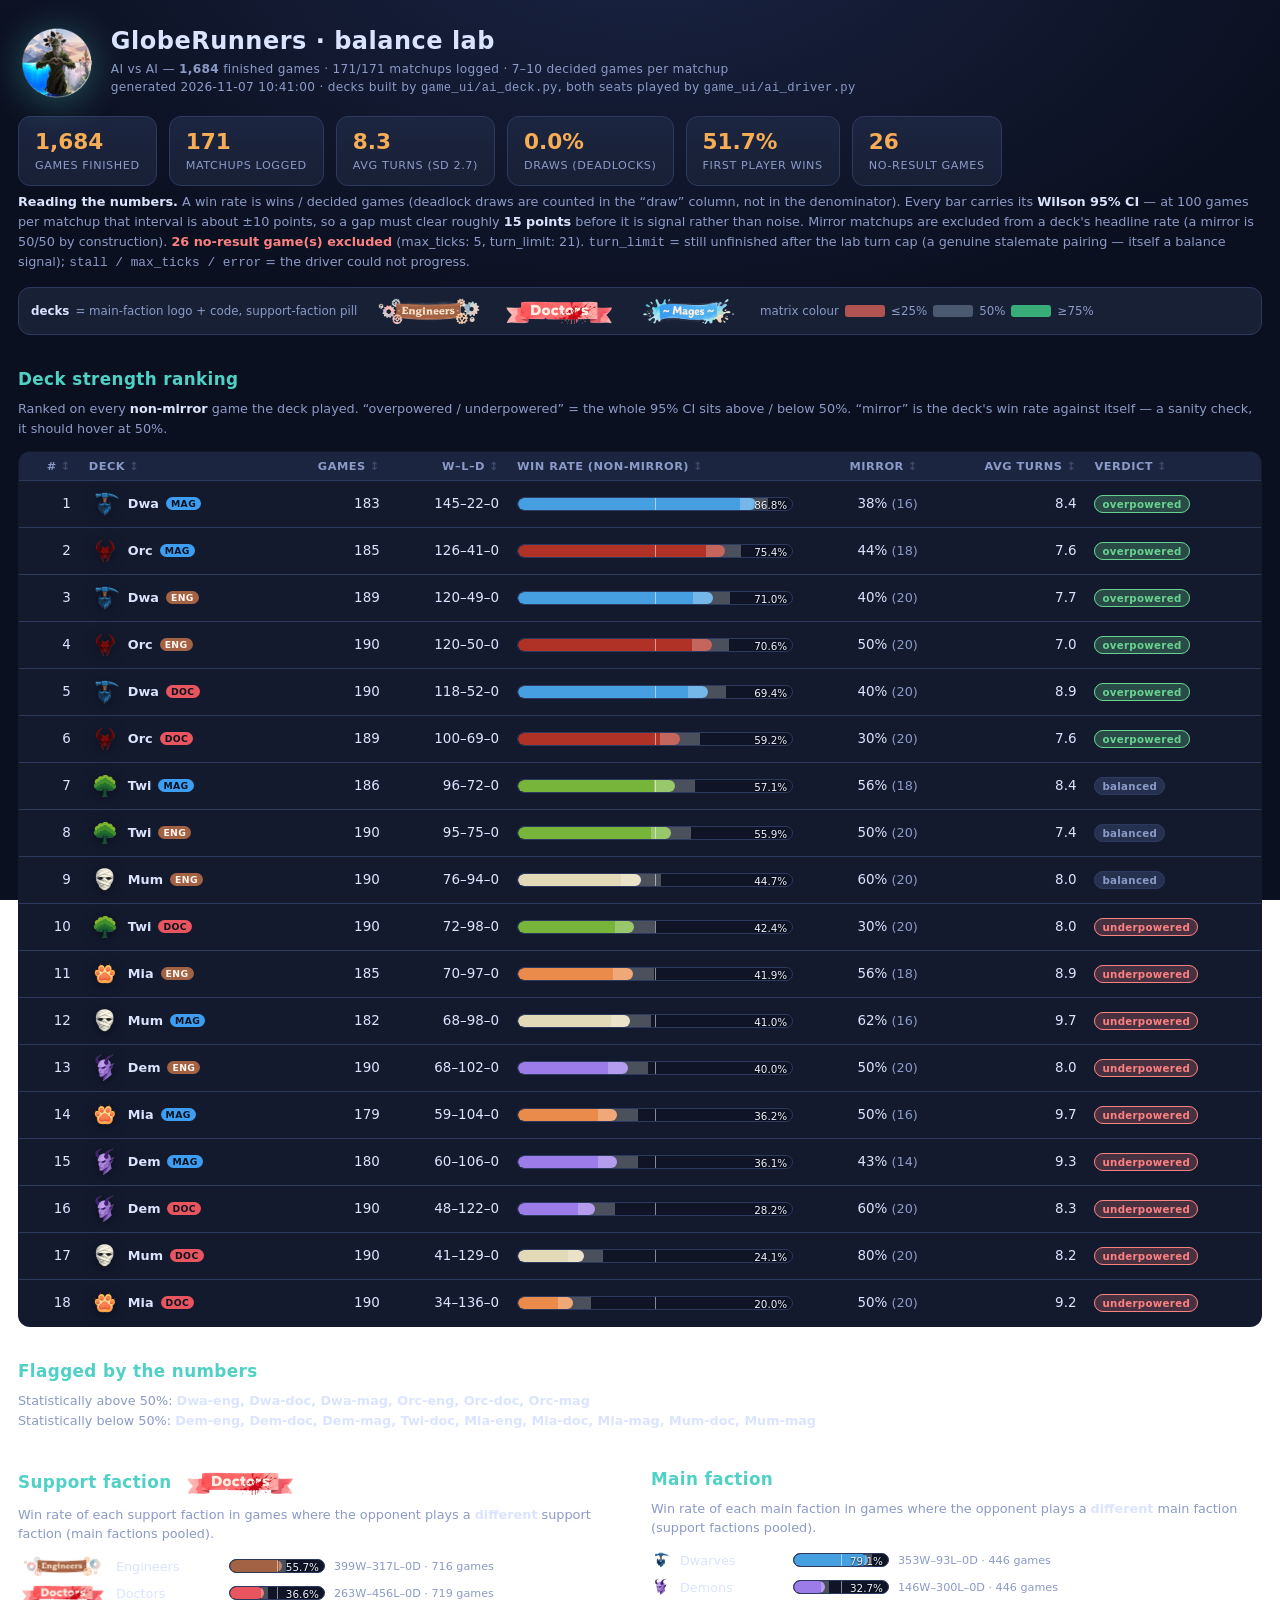
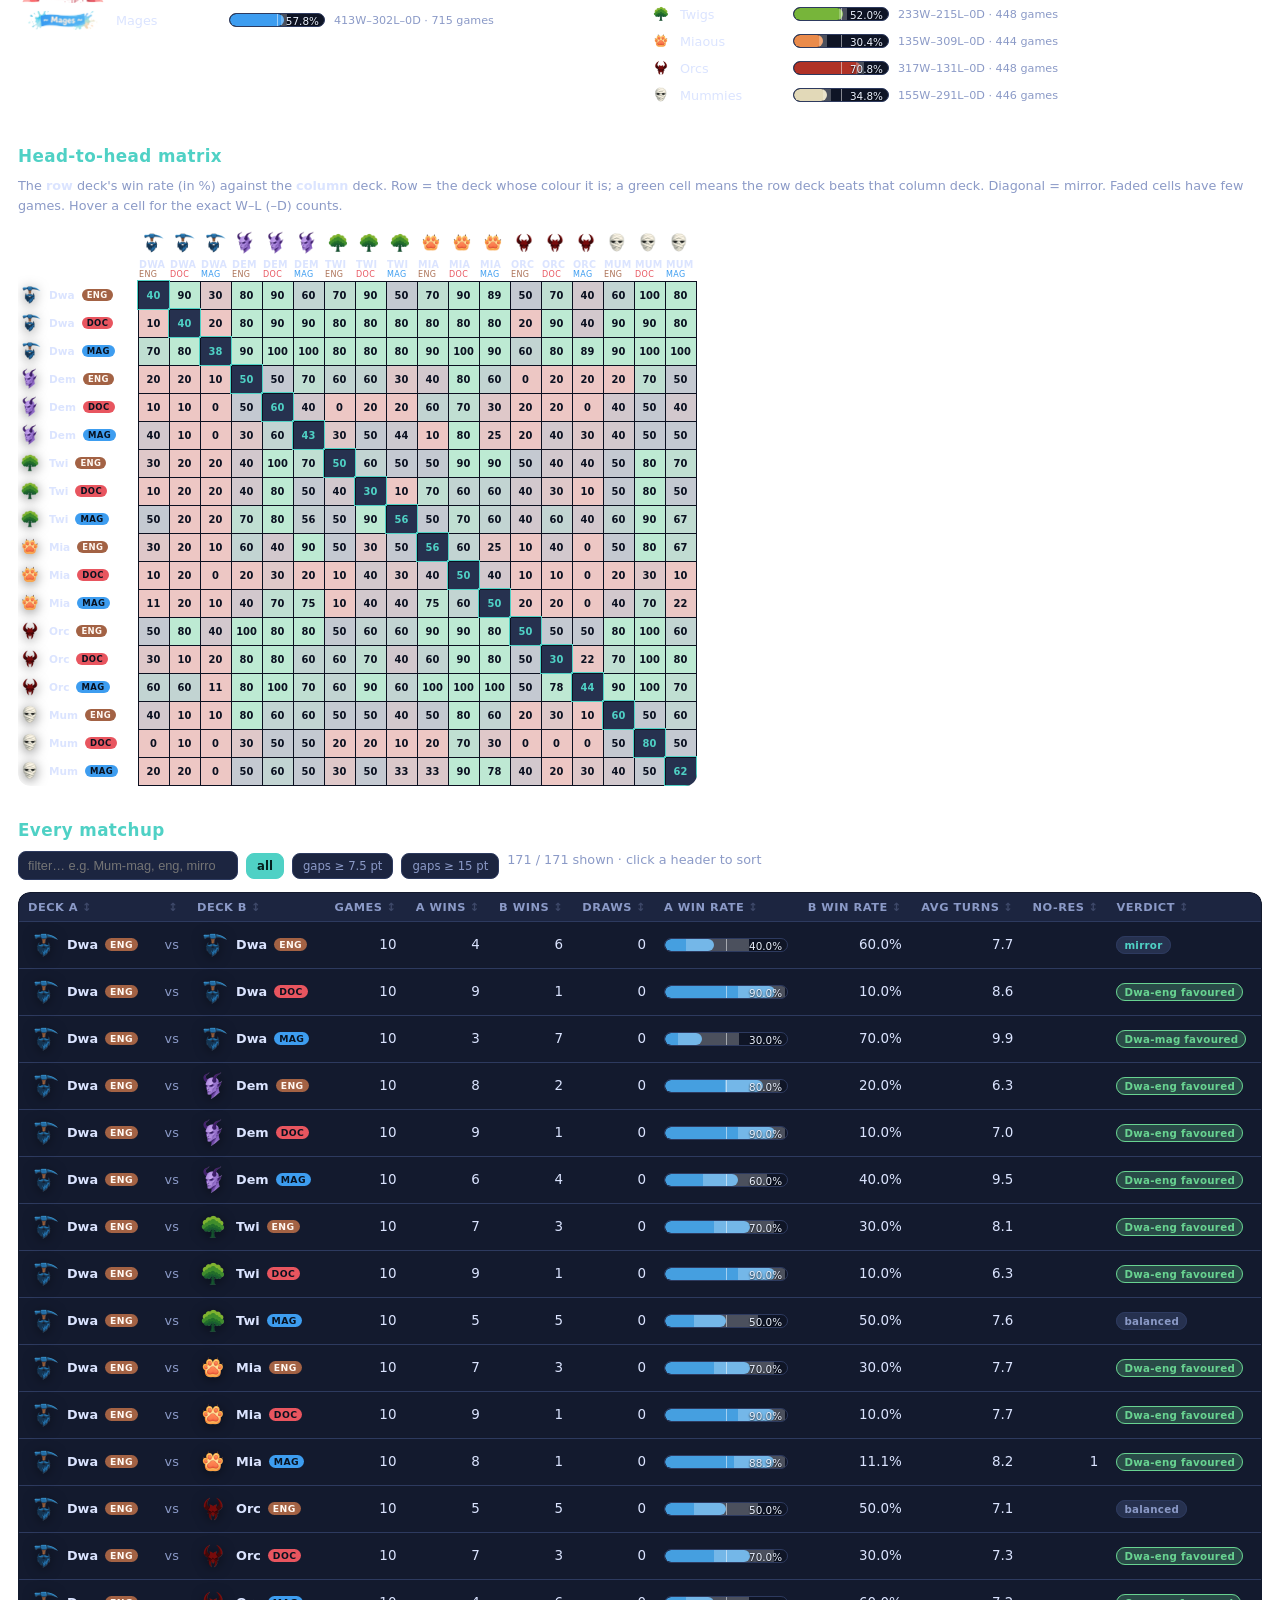
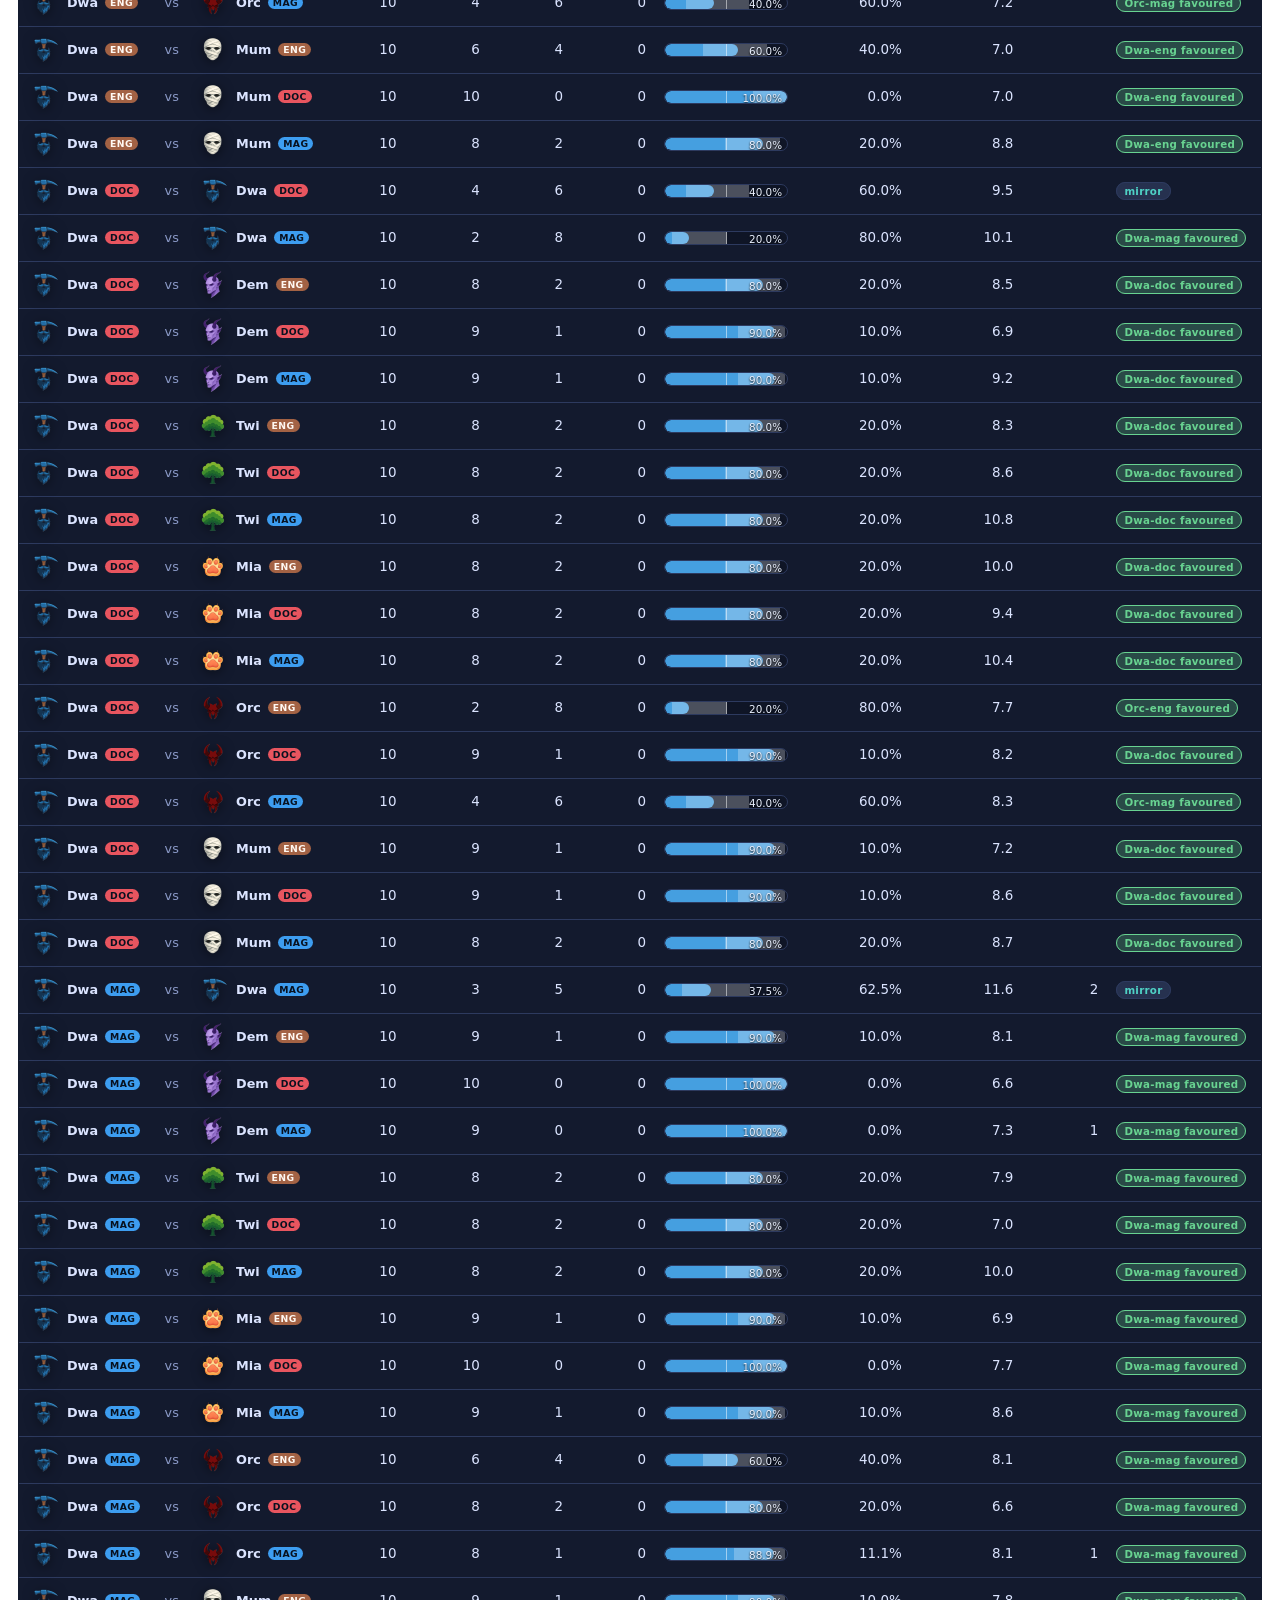
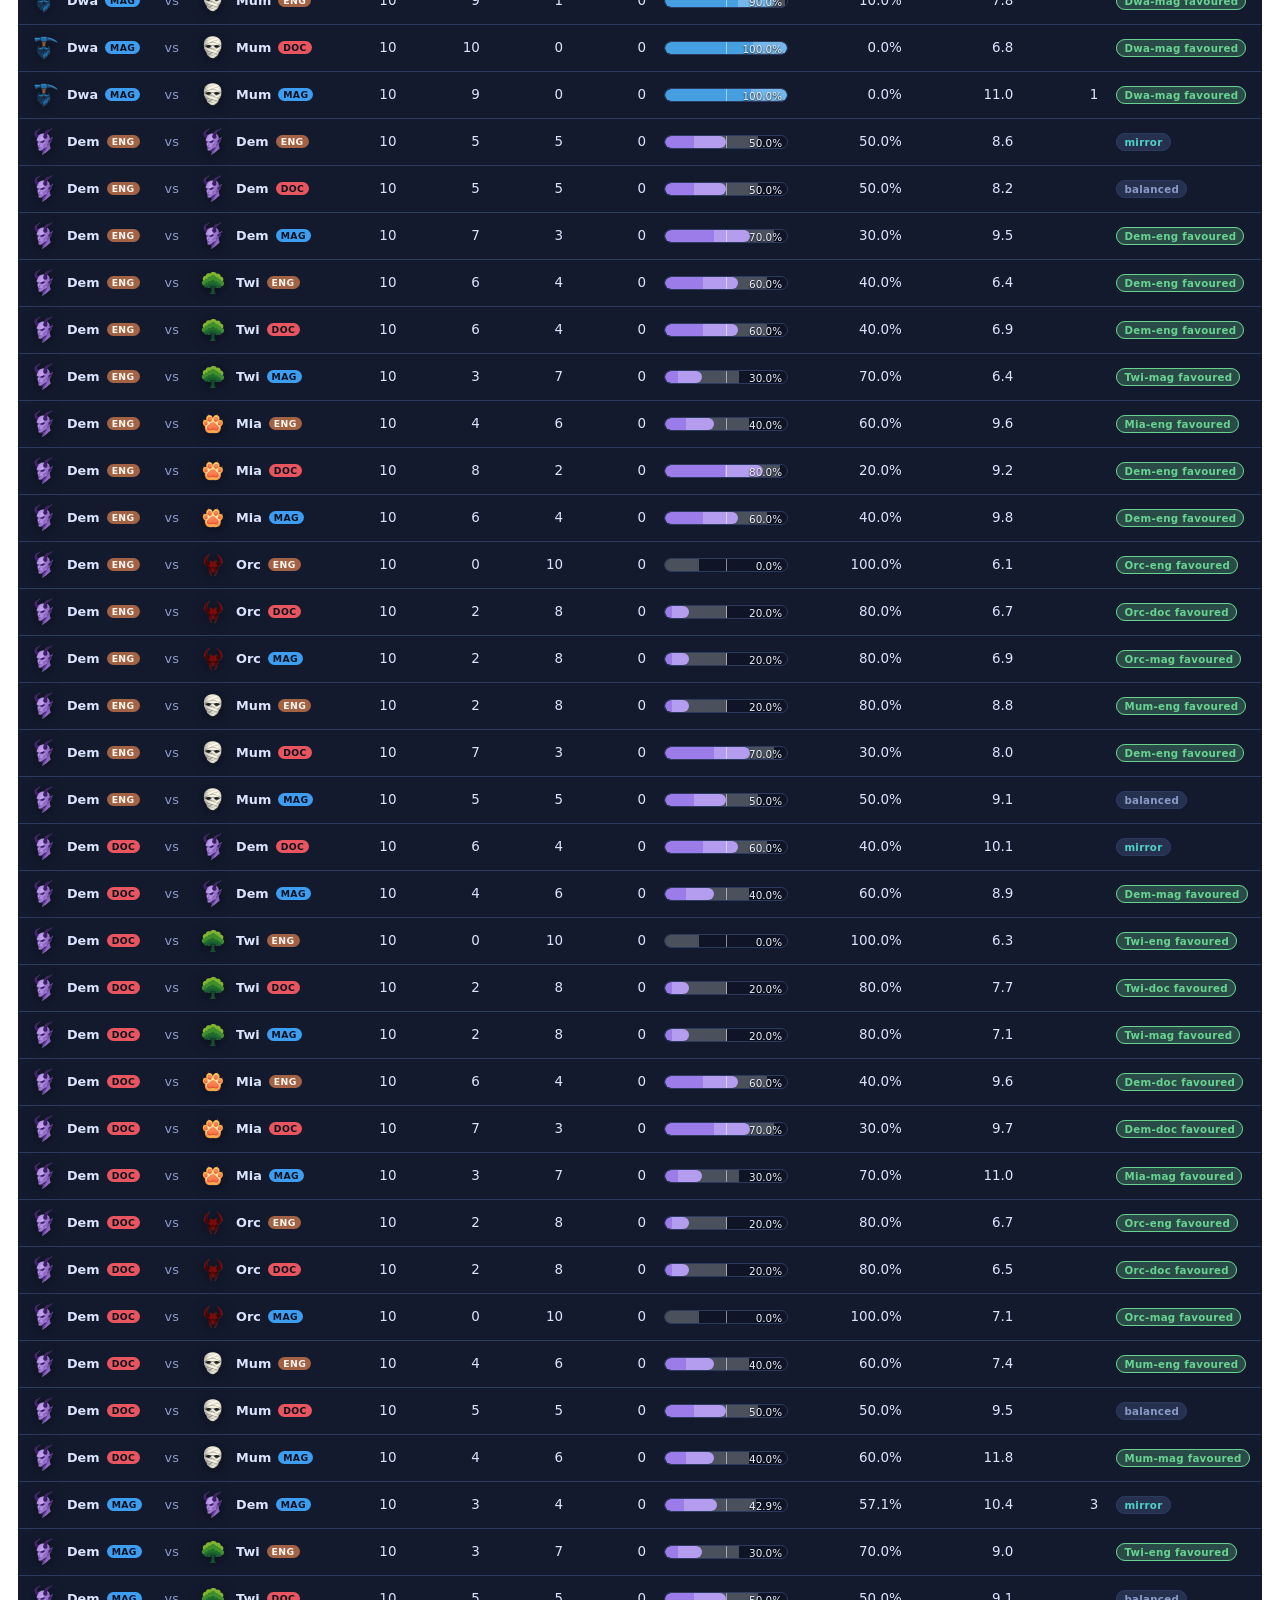
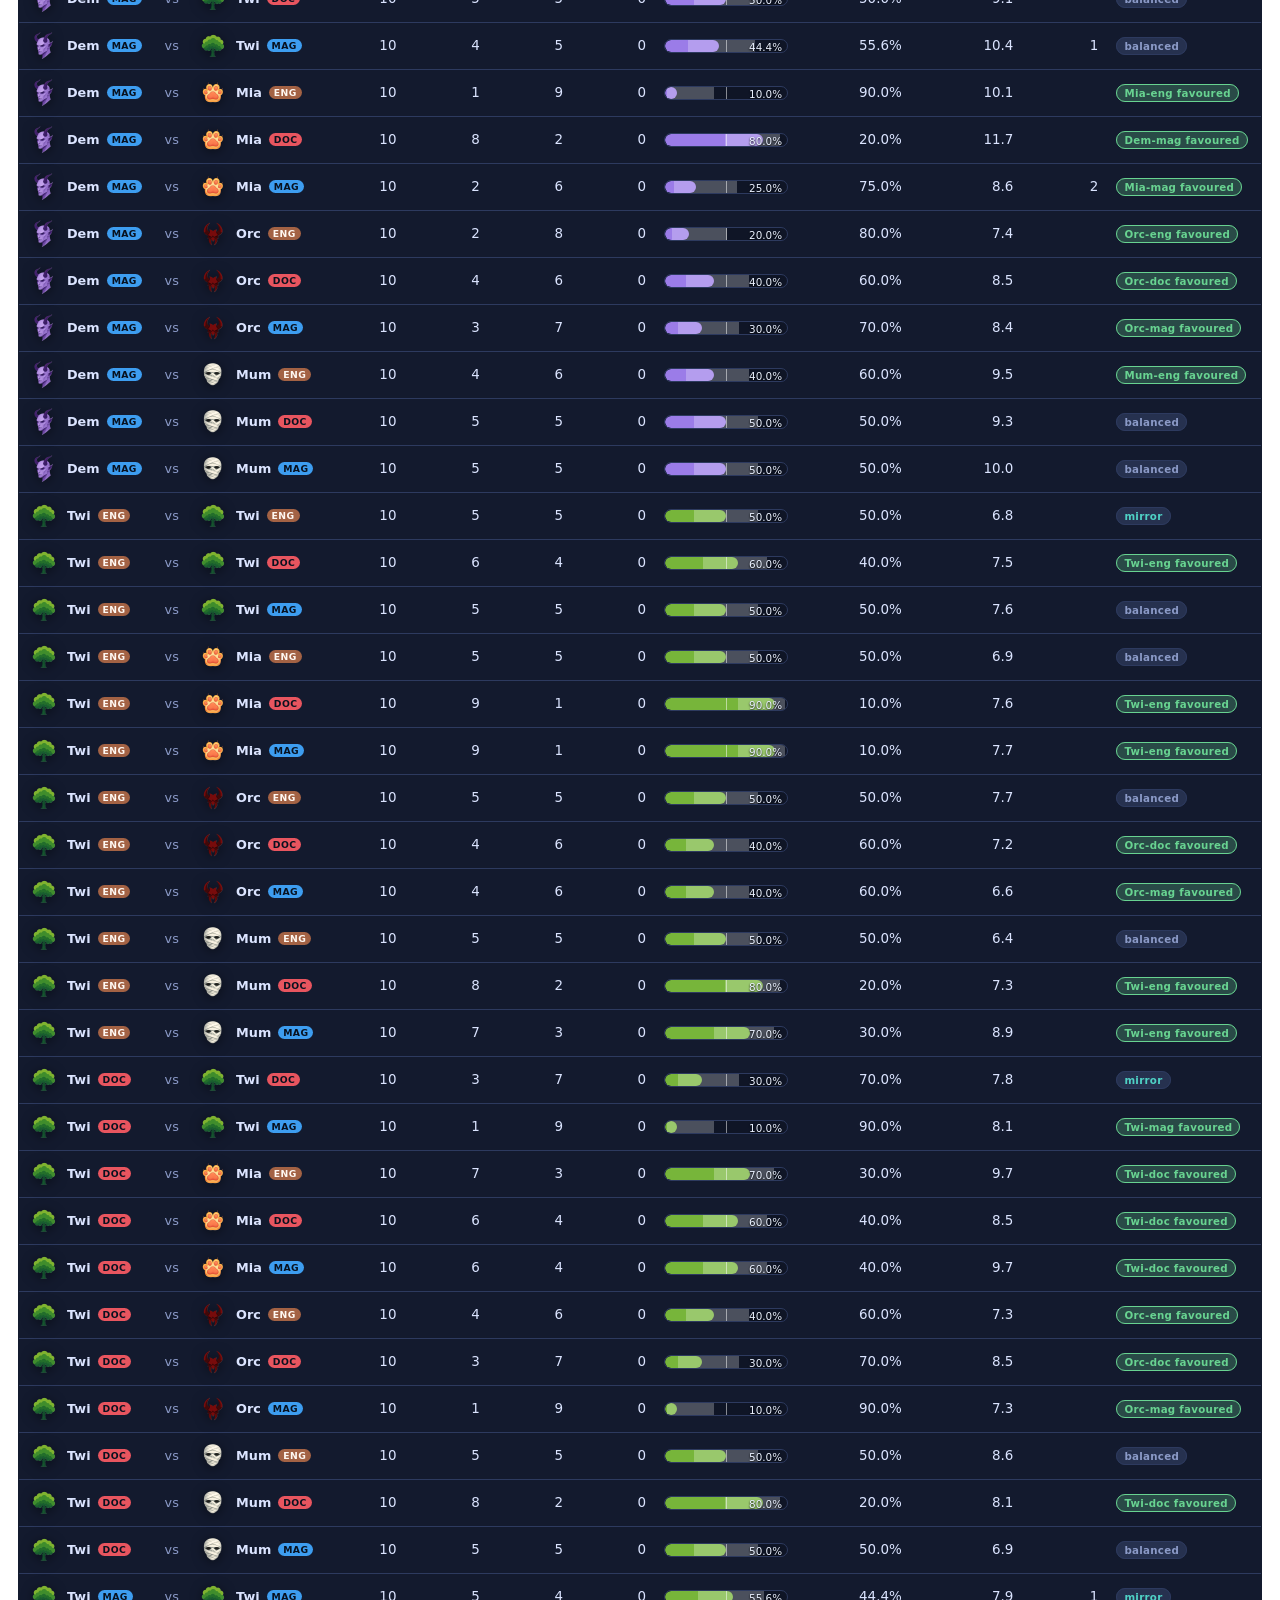
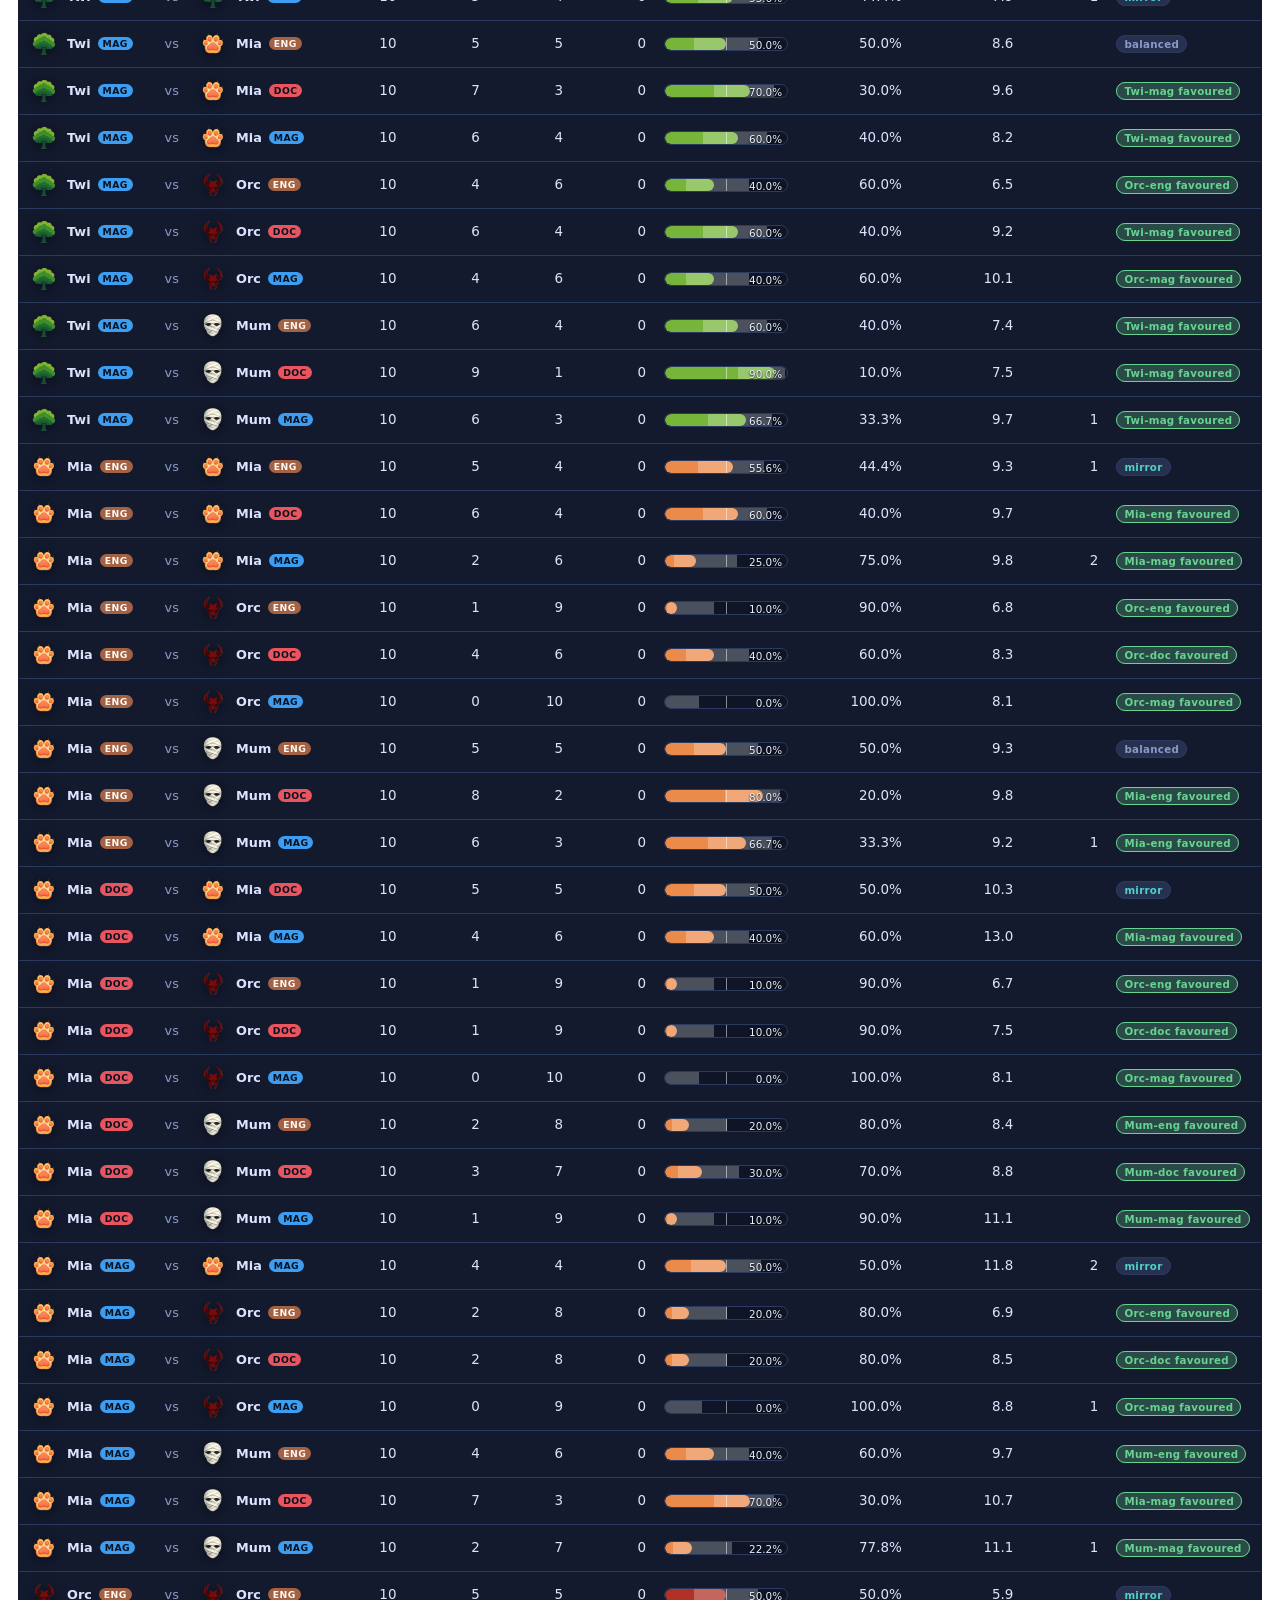
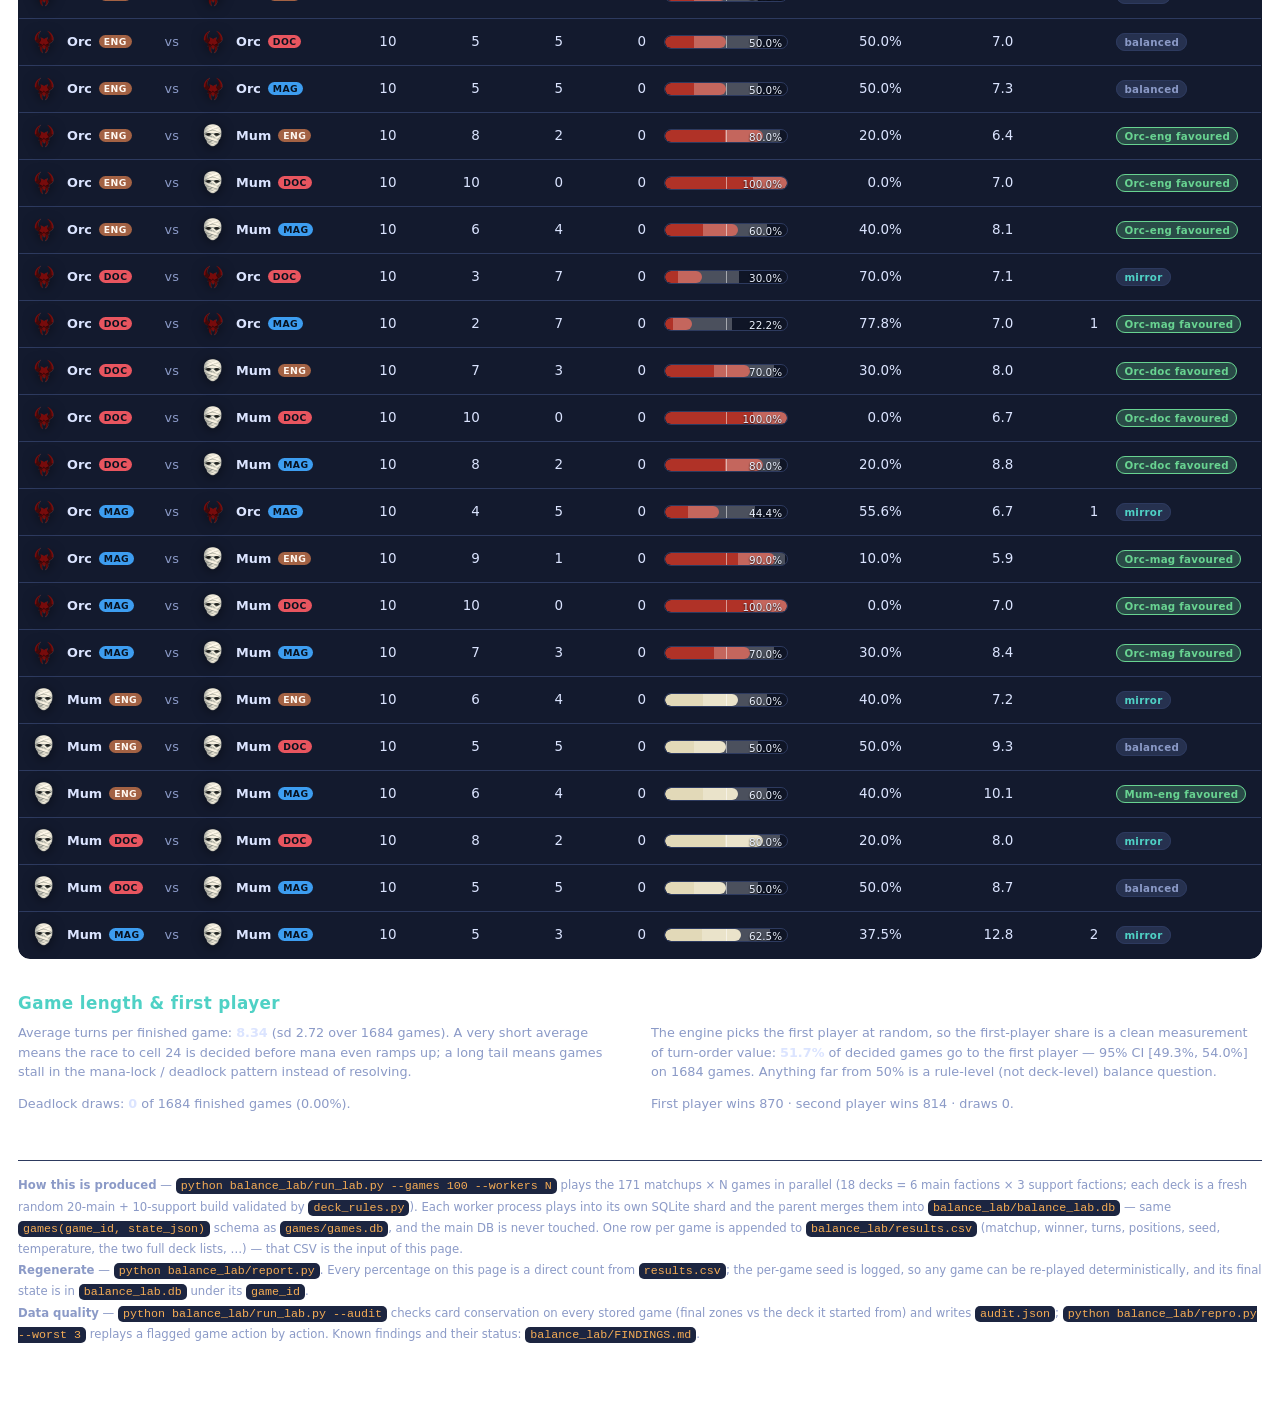
<file: balance_lab/report.html>
<!doctype html>
<html lang="en"><head><meta charset="utf-8">
<meta name="viewport" content="width=device-width,initial-scale=1">
<title>GlobeRunners — balance lab report</title>
<style>
:root{
  --bg-0:#0b1020; --bg-1:#131a2e; --bg-2:#1c2540; --panel:#182036; --line:#2d3a5f;
  --text:#dbe4ff; --muted:#8b9ac7; --accent:#4fd1c5; --accent-2:#f6ad55;
  --ok:#68d391; --danger:#fc8181;
}
*{box-sizing:border-box}
html,body{margin:0;padding:0;background:radial-gradient(1200px 700px at 50% -10%,#1a2444 0%,var(--bg-0) 60%) fixed;color:var(--text);font-family:"Segoe UI",system-ui,Arial,sans-serif}
.wrap{max-width:1360px;margin:0 auto;padding:26px 18px 80px}
header.top{display:flex;gap:16px;align-items:center;justify-content:space-between;flex-wrap:wrap;margin-bottom:8px}
header.top img.logo{height:72px;filter:drop-shadow(0 4px 18px color-mix(in srgb,var(--accent) 35%,transparent))}
h1{margin:0;font-size:1.5rem;letter-spacing:.5px}
h1 small{display:block;font-size:.76rem;color:var(--muted);font-weight:400;letter-spacing:.3px;margin-top:5px;line-height:1.5}
h2{margin:34px 0 10px;font-size:1.05rem;letter-spacing:.4px;color:var(--accent);display:flex;align-items:center;gap:10px}
h2 img{height:26px}
.hint{color:var(--muted);font-size:.8rem;line-height:1.55;margin:0 0 12px}
.hint b{color:var(--text)}
.cards{display:flex;gap:12px;flex-wrap:wrap;margin:18px 0 6px}
.kpi{background:linear-gradient(180deg,var(--bg-2),var(--panel));border:1px solid var(--line);border-radius:12px;padding:12px 16px;min-width:136px}
.kpi b{display:block;font-size:1.35rem;color:var(--accent-2)}
.kpi span{font-size:.7rem;color:var(--muted);text-transform:uppercase;letter-spacing:.6px}
table{border-collapse:collapse;width:100%;font-size:.84rem;background:var(--bg-1);border:1px solid var(--line);border-radius:12px;overflow:hidden}
th,td{padding:7px 9px;text-align:left;border-bottom:1px solid var(--line);vertical-align:middle}
th{background:var(--bg-2);color:var(--muted);font-weight:600;font-size:.71rem;text-transform:uppercase;letter-spacing:.5px;white-space:nowrap;position:sticky;top:0;z-index:2}
tbody tr:hover{background:#202b4d}
td.num,th.num{text-align:right;font-variant-numeric:tabular-nums}
td.ctr,th.ctr{text-align:center}
.deck{display:flex;align-items:center;gap:7px;white-space:nowrap}
.deck img{height:32px;width:32px;object-fit:contain;filter:drop-shadow(0 2px 6px rgba(0,0,0,.5))}
.deck .nm{font-weight:600;font-size:.8rem}
.deck .sup{font-size:.58rem;padding:1px 5px;border-radius:20px;font-weight:700;letter-spacing:.4px}
.bar{position:relative;height:14px;background:#0f1526;border-radius:8px;overflow:hidden;min-width:96px;border:1px solid var(--line)}
.bar i{position:absolute;left:0;top:0;bottom:0;display:block;border-radius:8px}
.bar em{position:absolute;right:5px;top:0;line-height:14px;font-size:.65rem;font-style:normal;color:#eaf1ff;text-shadow:0 1px 2px #000}
.bar .ci{position:absolute;top:0;bottom:0;background:rgba(255,255,255,.25)}
.bar .mid{position:absolute;top:0;bottom:0;width:1px;background:rgba(255,255,255,.5);left:50%}
.tag{font-size:.64rem;padding:2px 7px;border-radius:20px;font-weight:700;letter-spacing:.3px;white-space:nowrap}
.t-strong{background:color-mix(in srgb,var(--ok) 26%,transparent);color:var(--ok);border:1px solid var(--ok)}
.t-weak{background:color-mix(in srgb,var(--danger) 22%,transparent);color:var(--danger);border:1px solid var(--danger)}
.t-even{background:#26314f;color:var(--muted);border:1px solid var(--line)}
.t-mirror{background:#26314f;color:var(--accent);border:1px solid var(--line)}
.matrix{width:auto;font-size:.62rem;background:transparent;border:none}
.matrix th{background:transparent;border:none;padding:2px 1px;color:var(--muted);position:static;font-weight:400}
.matrix th img{height:26px;width:26px}
.matrix th .cm{display:block;font-size:.6rem;color:var(--text);font-weight:700;letter-spacing:.2px}
.matrix th .cs{display:block;font-size:.5rem;letter-spacing:.4px}
.matrix td{padding:0;border:1px solid var(--bg-0);width:31px;height:25px;text-align:center;color:#0a1020;font-weight:700;font-variant-numeric:tabular-nums}
.matrix td.rh{background:transparent;border:none;text-align:left;padding:2px 8px 2px 0;width:120px;min-width:120px;white-space:nowrap}
.matrix td.rh img{height:24px;width:24px}
.matrix td.rh .nm{font-size:.66rem;font-weight:700;color:var(--text)}
.matrix td.rh .sup{font-size:.53rem}
.matrix td.me{background:#26314f !important;color:var(--accent);outline:1px solid var(--accent)}
.matrix td.none{background:#111a30;color:#39456d}
.matrix .gap{width:14px;border:none;background:transparent}
.legend{display:flex;gap:14px;flex-wrap:wrap;align-items:center;margin:14px 0 0;padding:10px 12px;background:var(--panel);border:1px solid var(--line);border-radius:12px}
.legend .item{display:flex;align-items:center;gap:6px;font-size:.74rem;color:var(--muted)}
.legend .item img{height:26px}
.legend .sw{width:40px;height:12px;border-radius:3px;display:inline-block}
.controls{display:flex;gap:8px;align-items:center;flex-wrap:wrap;margin:0 0 10px}
.controls input{background:var(--bg-2);border:1px solid var(--line);color:var(--text);border-radius:8px;padding:6px 9px;font-size:.8rem;min-width:220px}
.controls .btn{background:var(--bg-2);border:1px solid var(--line);color:var(--muted);border-radius:8px;padding:5px 10px;font-size:.73rem;cursor:pointer}
.controls .btn.on{color:#04211f;background:var(--accent);border-color:var(--accent);font-weight:700}
.sortable th{cursor:pointer}
.sortable th:after{content:"\2195";opacity:.3;margin-left:4px}
.sortable th.asc:after{content:"\2191";opacity:.9}
.sortable th.desc:after{content:"\2193";opacity:.9}
.foot{margin-top:34px;color:var(--muted);font-size:.73rem;line-height:1.75;border-top:1px solid var(--line);padding-top:14px}
.foot code{background:var(--bg-2);padding:1px 5px;border-radius:5px;color:var(--accent-2)}
.scroll{overflow-x:auto;border-radius:12px}
.two{display:grid;grid-template-columns:1fr 1fr;gap:22px}
@media (max-width:1020px){.two{grid-template-columns:1fr}}
.pill-row{display:flex;align-items:center;gap:9px;margin:7px 0}
.pill-row .nm{width:104px;font-size:.8rem;white-space:nowrap}
.pill-row img{height:20px}
.pill-row .rec{font-size:.7rem;color:var(--muted);white-space:nowrap}
.hidden{display:none}
</style></head>
<body><div class="wrap">
<header class="top">
  <div style="display:flex;gap:16px;align-items:center">
    <img class="logo" src="assets/gr_icon.png" alt="GlobeRunners">
    <h1>GlobeRunners · balance lab
      <small>AI vs AI — <b>1,684</b> finished games · 171/171 matchups logged
      · 7–10 decided games per matchup<br>
      generated 2026-11-07 10:41:00 · decks built by <code>game_ui/ai_deck.py</code>, both seats played by
      <code>game_ui/ai_driver.py</code></small></h1>
  </div>
</header>

<div class="cards">
  <div class="kpi"><b>1,684</b><span>games finished</span></div>
  <div class="kpi"><b>171</b><span>matchups logged</span></div>
  <div class="kpi"><b>8.3</b><span>avg turns (sd 2.7)</span></div>
  <div class="kpi"><b>0.0%</b><span>draws (deadlocks)</span></div>
  <div class="kpi"><b>51.7%</b><span>first player wins</span></div>
  <div class="kpi"><b>26</b><span>no-result games</span></div>
</div>

<p class="hint"><b>Reading the numbers.</b> A win rate is wins / decided games (deadlock draws are counted in the
“draw” column, not in the denominator). Every bar carries its <b>Wilson 95% CI</b> — at 100 games per matchup that
interval is about ±10 points, so a gap must clear roughly <b>15 points</b> before it is signal rather than noise.
Mirror matchups are excluded from a deck's headline rate (a mirror is 50/50 by construction). <b style="color:var(--danger)">26 no-result game(s) excluded</b> (max_ticks: 5, turn_limit: 21). <code>turn_limit</code> = still unfinished after the lab turn cap (a genuine stalemate pairing — itself a balance signal); <code>stall / max_ticks / error</code> = the driver could not progress.</p>

<div class="legend">
  <span class="item"><b style="color:var(--text)">decks</b> = main-faction logo + code, support-faction pill</span>
  <span class="item"><img src="assets/supfac_eng.png" alt="Engineers"></span>
  <span class="item"><img src="assets/supfac_doc.png" alt="Doctors"></span>
  <span class="item"><img src="assets/supfac_mag.png" alt="Mages"></span>
  <span class="item">matrix colour
    <span class="sw" style="background:rgba(177,83,80,1.00)"></span>≤25%
    <span class="sw" style="background:rgba(74,88,112,1.00)"></span>50%
    <span class="sw" style="background:rgba(56,173,119,1.00)"></span>≥75%</span>
</div>

<h2>Deck strength ranking</h2>
<p class="hint">Ranked on every <b>non-mirror</b> game the deck played. “overpowered / underpowered” = the whole
95% CI sits above / below 50%. “mirror” is the deck's win rate against itself — a sanity check, it should hover at 50%.</p>
<table class="sortable"><thead><tr>
<th class="num">#</th><th>deck</th><th class="num">games</th><th class="num">W–L–D</th>
<th>win rate (non-mirror)</th><th class="num">mirror</th><th class="num">avg turns</th><th>verdict</th>
</tr></thead><tbody><tr data-sort="1|Dwa-mag|183|145|86.83|0|8.44|&lt;span class="tag t-strong"&gt;overpowered&lt;/span&gt;"><td class="num">1</td><td><span class="deck"><img src="assets/logo_Dwa.png" width="32" height="32" alt="Dwa" title="Dwarves x Mages"><span class="nm">Dwa</span><span class="sup" style="background:#3d9df0;color:#08111f" title="Mages">MAG</span></span></td><td class="num">183</td><td class="num">145–22–0</td><td style="min-width:150px"><div class="bar" title="167 decided games — 95% CI [81%, 91%]"><i style="width:86.8%;background:#459fe0"></i><span class="ci" style="left:80.9%;width:10.3%"></span><span class="mid"></span><em>86.8%</em></div></td><td class="num">38% <span class="hint">(16)</span></td><td class="num">8.4</td><td><span class="tag t-strong">overpowered</span></td></tr><tr data-sort="2|Orc-mag|185|126|75.45|0|7.58|&lt;span class="tag t-strong"&gt;overpowered&lt;/span&gt;"><td class="num">2</td><td><span class="deck"><img src="assets/logo_Orc.png" width="32" height="32" alt="Orc" title="Orcs x Mages"><span class="nm">Orc</span><span class="sup" style="background:#3d9df0;color:#08111f" title="Mages">MAG</span></span></td><td class="num">185</td><td class="num">126–41–0</td><td style="min-width:150px"><div class="bar" title="167 decided games — 95% CI [68%, 81%]"><i style="width:75.4%;background:#b03227"></i><span class="ci" style="left:68.4%;width:13.0%"></span><span class="mid"></span><em>75.4%</em></div></td><td class="num">44% <span class="hint">(18)</span></td><td class="num">7.6</td><td><span class="tag t-strong">overpowered</span></td></tr><tr data-sort="3|Dwa-eng|189|120|71.01|0|7.72|&lt;span class="tag t-strong"&gt;overpowered&lt;/span&gt;"><td class="num">3</td><td><span class="deck"><img src="assets/logo_Dwa.png" width="32" height="32" alt="Dwa" title="Dwarves x Engineers"><span class="nm">Dwa</span><span class="sup" style="background:#a36244;color:#fff8f2" title="Engineers">ENG</span></span></td><td class="num">189</td><td class="num">120–49–0</td><td style="min-width:150px"><div class="bar" title="169 decided games — 95% CI [64%, 77%]"><i style="width:71.0%;background:#459fe0"></i><span class="ci" style="left:63.8%;width:13.6%"></span><span class="mid"></span><em>71.0%</em></div></td><td class="num">40% <span class="hint">(20)</span></td><td class="num">7.7</td><td><span class="tag t-strong">overpowered</span></td></tr><tr data-sort="4|Orc-eng|190|120|70.59|0|6.98|&lt;span class="tag t-strong"&gt;overpowered&lt;/span&gt;"><td class="num">4</td><td><span class="deck"><img src="assets/logo_Orc.png" width="32" height="32" alt="Orc" title="Orcs x Engineers"><span class="nm">Orc</span><span class="sup" style="background:#a36244;color:#fff8f2" title="Engineers">ENG</span></span></td><td class="num">190</td><td class="num">120–50–0</td><td style="min-width:150px"><div class="bar" title="170 decided games — 95% CI [63%, 77%]"><i style="width:70.6%;background:#b03227"></i><span class="ci" style="left:63.3%;width:13.6%"></span><span class="mid"></span><em>70.6%</em></div></td><td class="num">50% <span class="hint">(20)</span></td><td class="num">7.0</td><td><span class="tag t-strong">overpowered</span></td></tr><tr data-sort="5|Dwa-doc|190|118|69.41|0|8.87|&lt;span class="tag t-strong"&gt;overpowered&lt;/span&gt;"><td class="num">5</td><td><span class="deck"><img src="assets/logo_Dwa.png" width="32" height="32" alt="Dwa" title="Dwarves x Doctors"><span class="nm">Dwa</span><span class="sup" style="background:#e8555f;color:#08111f" title="Doctors">DOC</span></span></td><td class="num">190</td><td class="num">118–52–0</td><td style="min-width:150px"><div class="bar" title="170 decided games — 95% CI [62%, 76%]"><i style="width:69.4%;background:#459fe0"></i><span class="ci" style="left:62.1%;width:13.7%"></span><span class="mid"></span><em>69.4%</em></div></td><td class="num">40% <span class="hint">(20)</span></td><td class="num">8.9</td><td><span class="tag t-strong">overpowered</span></td></tr><tr data-sort="6|Orc-doc|189|100|59.17|0|7.62|&lt;span class="tag t-strong"&gt;overpowered&lt;/span&gt;"><td class="num">6</td><td><span class="deck"><img src="assets/logo_Orc.png" width="32" height="32" alt="Orc" title="Orcs x Doctors"><span class="nm">Orc</span><span class="sup" style="background:#e8555f;color:#08111f" title="Doctors">DOC</span></span></td><td class="num">189</td><td class="num">100–69–0</td><td style="min-width:150px"><div class="bar" title="169 decided games — 95% CI [52%, 66%]"><i style="width:59.2%;background:#b03227"></i><span class="ci" style="left:51.6%;width:14.7%"></span><span class="mid"></span><em>59.2%</em></div></td><td class="num">30% <span class="hint">(20)</span></td><td class="num">7.6</td><td><span class="tag t-strong">overpowered</span></td></tr><tr data-sort="7|Twi-mag|186|96|57.14|0|8.44|&lt;span class="tag t-even"&gt;balanced&lt;/span&gt;"><td class="num">7</td><td><span class="deck"><img src="assets/logo_Twi.png" width="32" height="32" alt="Twi" title="Twigs x Mages"><span class="nm">Twi</span><span class="sup" style="background:#3d9df0;color:#08111f" title="Mages">MAG</span></span></td><td class="num">186</td><td class="num">96–72–0</td><td style="min-width:150px"><div class="bar" title="168 decided games — 95% CI [50%, 64%]"><i style="width:57.1%;background:#77b53a"></i><span class="ci" style="left:49.6%;width:14.8%"></span><span class="mid"></span><em>57.1%</em></div></td><td class="num">56% <span class="hint">(18)</span></td><td class="num">8.4</td><td><span class="tag t-even">balanced</span></td></tr><tr data-sort="8|Twi-eng|190|95|55.88|0|7.42|&lt;span class="tag t-even"&gt;balanced&lt;/span&gt;"><td class="num">8</td><td><span class="deck"><img src="assets/logo_Twi.png" width="32" height="32" alt="Twi" title="Twigs x Engineers"><span class="nm">Twi</span><span class="sup" style="background:#a36244;color:#fff8f2" title="Engineers">ENG</span></span></td><td class="num">190</td><td class="num">95–75–0</td><td style="min-width:150px"><div class="bar" title="170 decided games — 95% CI [48%, 63%]"><i style="width:55.9%;background:#77b53a"></i><span class="ci" style="left:48.4%;width:14.8%"></span><span class="mid"></span><em>55.9%</em></div></td><td class="num">50% <span class="hint">(20)</span></td><td class="num">7.4</td><td><span class="tag t-even">balanced</span></td></tr><tr data-sort="9|Mum-eng|190|76|44.71|0|7.98|&lt;span class="tag t-even"&gt;balanced&lt;/span&gt;"><td class="num">9</td><td><span class="deck"><img src="assets/logo_Mum.png" width="32" height="32" alt="Mum" title="Mummies x Engineers"><span class="nm">Mum</span><span class="sup" style="background:#a36244;color:#fff8f2" title="Engineers">ENG</span></span></td><td class="num">190</td><td class="num">76–94–0</td><td style="min-width:150px"><div class="bar" title="170 decided games — 95% CI [37%, 52%]"><i style="width:44.7%;background:#e2d9b8"></i><span class="ci" style="left:37.4%;width:14.8%"></span><span class="mid"></span><em>44.7%</em></div></td><td class="num">60% <span class="hint">(20)</span></td><td class="num">8.0</td><td><span class="tag t-even">balanced</span></td></tr><tr data-sort="10|Twi-doc|190|72|42.35|0|7.97|&lt;span class="tag t-weak"&gt;underpowered&lt;/span&gt;"><td class="num">10</td><td><span class="deck"><img src="assets/logo_Twi.png" width="32" height="32" alt="Twi" title="Twigs x Doctors"><span class="nm">Twi</span><span class="sup" style="background:#e8555f;color:#08111f" title="Doctors">DOC</span></span></td><td class="num">190</td><td class="num">72–98–0</td><td style="min-width:150px"><div class="bar" title="170 decided games — 95% CI [35%, 50%]"><i style="width:42.4%;background:#77b53a"></i><span class="ci" style="left:35.2%;width:14.7%"></span><span class="mid"></span><em>42.4%</em></div></td><td class="num">30% <span class="hint">(20)</span></td><td class="num">8.0</td><td><span class="tag t-weak">underpowered</span></td></tr><tr data-sort="11|Mia-eng|185|70|41.92|0|8.86|&lt;span class="tag t-weak"&gt;underpowered&lt;/span&gt;"><td class="num">11</td><td><span class="deck"><img src="assets/logo_Mia.png" width="32" height="32" alt="Mia" title="Miaous x Engineers"><span class="nm">Mia</span><span class="sup" style="background:#a36244;color:#fff8f2" title="Engineers">ENG</span></span></td><td class="num">185</td><td class="num">70–97–0</td><td style="min-width:150px"><div class="bar" title="167 decided games — 95% CI [35%, 49%]"><i style="width:41.9%;background:#ea8b4b"></i><span class="ci" style="left:34.7%;width:14.8%"></span><span class="mid"></span><em>41.9%</em></div></td><td class="num">56% <span class="hint">(18)</span></td><td class="num">8.9</td><td><span class="tag t-weak">underpowered</span></td></tr><tr data-sort="12|Mum-mag|182|68|40.96|0|9.71|&lt;span class="tag t-weak"&gt;underpowered&lt;/span&gt;"><td class="num">12</td><td><span class="deck"><img src="assets/logo_Mum.png" width="32" height="32" alt="Mum" title="Mummies x Mages"><span class="nm">Mum</span><span class="sup" style="background:#3d9df0;color:#08111f" title="Mages">MAG</span></span></td><td class="num">182</td><td class="num">68–98–0</td><td style="min-width:150px"><div class="bar" title="166 decided games — 95% CI [34%, 49%]"><i style="width:41.0%;background:#e2d9b8"></i><span class="ci" style="left:33.8%;width:14.8%"></span><span class="mid"></span><em>41.0%</em></div></td><td class="num">62% <span class="hint">(16)</span></td><td class="num">9.7</td><td><span class="tag t-weak">underpowered</span></td></tr><tr data-sort="13|Dem-eng|190|68|40.00|0|7.98|&lt;span class="tag t-weak"&gt;underpowered&lt;/span&gt;"><td class="num">13</td><td><span class="deck"><img src="assets/logo_Dem.png" width="32" height="32" alt="Dem" title="Demons x Engineers"><span class="nm">Dem</span><span class="sup" style="background:#a36244;color:#fff8f2" title="Engineers">ENG</span></span></td><td class="num">190</td><td class="num">68–102–0</td><td style="min-width:150px"><div class="bar" title="170 decided games — 95% CI [33%, 48%]"><i style="width:40.0%;background:#9b7ce8"></i><span class="ci" style="left:32.9%;width:14.6%"></span><span class="mid"></span><em>40.0%</em></div></td><td class="num">50% <span class="hint">(20)</span></td><td class="num">8.0</td><td><span class="tag t-weak">underpowered</span></td></tr><tr data-sort="14|Mia-mag|179|59|36.20|0|9.66|&lt;span class="tag t-weak"&gt;underpowered&lt;/span&gt;"><td class="num">14</td><td><span class="deck"><img src="assets/logo_Mia.png" width="32" height="32" alt="Mia" title="Miaous x Mages"><span class="nm">Mia</span><span class="sup" style="background:#3d9df0;color:#08111f" title="Mages">MAG</span></span></td><td class="num">179</td><td class="num">59–104–0</td><td style="min-width:150px"><div class="bar" title="163 decided games — 95% CI [29%, 44%]"><i style="width:36.2%;background:#ea8b4b"></i><span class="ci" style="left:29.2%;width:14.6%"></span><span class="mid"></span><em>36.2%</em></div></td><td class="num">50% <span class="hint">(16)</span></td><td class="num">9.7</td><td><span class="tag t-weak">underpowered</span></td></tr><tr data-sort="15|Dem-mag|180|60|36.14|0|9.31|&lt;span class="tag t-weak"&gt;underpowered&lt;/span&gt;"><td class="num">15</td><td><span class="deck"><img src="assets/logo_Dem.png" width="32" height="32" alt="Dem" title="Demons x Mages"><span class="nm">Dem</span><span class="sup" style="background:#3d9df0;color:#08111f" title="Mages">MAG</span></span></td><td class="num">180</td><td class="num">60–106–0</td><td style="min-width:150px"><div class="bar" title="166 decided games — 95% CI [29%, 44%]"><i style="width:36.1%;background:#9b7ce8"></i><span class="ci" style="left:29.2%;width:14.5%"></span><span class="mid"></span><em>36.1%</em></div></td><td class="num">43% <span class="hint">(14)</span></td><td class="num">9.3</td><td><span class="tag t-weak">underpowered</span></td></tr><tr data-sort="16|Dem-doc|190|48|28.24|0|8.33|&lt;span class="tag t-weak"&gt;underpowered&lt;/span&gt;"><td class="num">16</td><td><span class="deck"><img src="assets/logo_Dem.png" width="32" height="32" alt="Dem" title="Demons x Doctors"><span class="nm">Dem</span><span class="sup" style="background:#e8555f;color:#08111f" title="Doctors">DOC</span></span></td><td class="num">190</td><td class="num">48–122–0</td><td style="min-width:150px"><div class="bar" title="170 decided games — 95% CI [22%, 35%]"><i style="width:28.2%;background:#9b7ce8"></i><span class="ci" style="left:22.0%;width:13.4%"></span><span class="mid"></span><em>28.2%</em></div></td><td class="num">60% <span class="hint">(20)</span></td><td class="num">8.3</td><td><span class="tag t-weak">underpowered</span></td></tr><tr data-sort="17|Mum-doc|190|41|24.12|0|8.22|&lt;span class="tag t-weak"&gt;underpowered&lt;/span&gt;"><td class="num">17</td><td><span class="deck"><img src="assets/logo_Mum.png" width="32" height="32" alt="Mum" title="Mummies x Doctors"><span class="nm">Mum</span><span class="sup" style="background:#e8555f;color:#08111f" title="Doctors">DOC</span></span></td><td class="num">190</td><td class="num">41–129–0</td><td style="min-width:150px"><div class="bar" title="170 decided games — 95% CI [18%, 31%]"><i style="width:24.1%;background:#e2d9b8"></i><span class="ci" style="left:18.3%;width:12.8%"></span><span class="mid"></span><em>24.1%</em></div></td><td class="num">80% <span class="hint">(20)</span></td><td class="num">8.2</td><td><span class="tag t-weak">underpowered</span></td></tr><tr data-sort="18|Mia-doc|190|34|20.00|0|9.21|&lt;span class="tag t-weak"&gt;underpowered&lt;/span&gt;"><td class="num">18</td><td><span class="deck"><img src="assets/logo_Mia.png" width="32" height="32" alt="Mia" title="Miaous x Doctors"><span class="nm">Mia</span><span class="sup" style="background:#e8555f;color:#08111f" title="Doctors">DOC</span></span></td><td class="num">190</td><td class="num">34–136–0</td><td style="min-width:150px"><div class="bar" title="170 decided games — 95% CI [15%, 27%]"><i style="width:20.0%;background:#ea8b4b"></i><span class="ci" style="left:14.7%;width:12.0%"></span><span class="mid"></span><em>20.0%</em></div></td><td class="num">50% <span class="hint">(20)</span></td><td class="num">9.2</td><td><span class="tag t-weak">underpowered</span></td></tr></tbody></table>

<h2>Flagged by the numbers</h2>
<p class="hint" style="margin-bottom:4px">Statistically above 50%: <b>Dwa-eng, Dwa-doc, Dwa-mag, Orc-eng, Orc-doc, Orc-mag</b><br>
Statistically below 50%: <b>Dem-eng, Dem-doc, Dem-mag, Twi-doc, Mia-eng, Mia-doc, Mia-mag, Mum-doc, Mum-mag</b></p>

<div class="two">
  <div>
    <h2>Support faction <img src="assets/supfac_doc.png" alt=""></h2>
    <p class="hint">Win rate of each support faction in games where the opponent plays a <b>different</b> support
    faction (main factions pooled).</p>
    <div class="pill-row"><img src="assets/supfac_eng.png" alt="eng" height="26"><span class="nm">Engineers</span><div class="bar" title="716 decided games — 95% CI [52%, 59%]"><i style="width:55.7%;background:#a36244"></i><span class="ci" style="left:52.1%;width:7.3%"></span><span class="mid"></span><em>55.7%</em></div><span class="rec">399W–317L–0D · 716 games</span></div><div class="pill-row"><img src="assets/supfac_doc.png" alt="doc" height="26"><span class="nm">Doctors</span><div class="bar" title="719 decided games — 95% CI [33%, 40%]"><i style="width:36.6%;background:#e8555f"></i><span class="ci" style="left:33.1%;width:7.0%"></span><span class="mid"></span><em>36.6%</em></div><span class="rec">263W–456L–0D · 719 games</span></div><div class="pill-row"><img src="assets/supfac_mag.png" alt="mag" height="26"><span class="nm">Mages</span><div class="bar" title="715 decided games — 95% CI [54%, 61%]"><i style="width:57.8%;background:#3d9df0"></i><span class="ci" style="left:54.1%;width:7.2%"></span><span class="mid"></span><em>57.8%</em></div><span class="rec">413W–302L–0D · 715 games</span></div>
  </div>
  <div>
    <h2>Main faction</h2>
    <p class="hint">Win rate of each main faction in games where the opponent plays a <b>different</b> main faction
    (support factions pooled).</p>
    <div class="pill-row"><img src="assets/logo_Dwa.png" alt="Dwa" height="20"><span class="nm">Dwarves</span><div class="bar" title="446 decided games — 95% CI [75%, 83%]"><i style="width:79.1%;background:#459fe0"></i><span class="ci" style="left:75.1%;width:7.5%"></span><span class="mid"></span><em>79.1%</em></div><span class="rec">353W–93L–0D · 446 games</span></div><div class="pill-row"><img src="assets/logo_Dem.png" alt="Dem" height="20"><span class="nm">Demons</span><div class="bar" title="446 decided games — 95% CI [29%, 37%]"><i style="width:32.7%;background:#9b7ce8"></i><span class="ci" style="left:28.5%;width:8.7%"></span><span class="mid"></span><em>32.7%</em></div><span class="rec">146W–300L–0D · 446 games</span></div><div class="pill-row"><img src="assets/logo_Twi.png" alt="Twi" height="20"><span class="nm">Twigs</span><div class="bar" title="448 decided games — 95% CI [47%, 57%]"><i style="width:52.0%;background:#77b53a"></i><span class="ci" style="left:47.4%;width:9.2%"></span><span class="mid"></span><em>52.0%</em></div><span class="rec">233W–215L–0D · 448 games</span></div><div class="pill-row"><img src="assets/logo_Mia.png" alt="Mia" height="20"><span class="nm">Miaous</span><div class="bar" title="444 decided games — 95% CI [26%, 35%]"><i style="width:30.4%;background:#ea8b4b"></i><span class="ci" style="left:26.3%;width:8.5%"></span><span class="mid"></span><em>30.4%</em></div><span class="rec">135W–309L–0D · 444 games</span></div><div class="pill-row"><img src="assets/logo_Orc.png" alt="Orc" height="20"><span class="nm">Orcs</span><div class="bar" title="448 decided games — 95% CI [66%, 75%]"><i style="width:70.8%;background:#b03227"></i><span class="ci" style="left:66.4%;width:8.4%"></span><span class="mid"></span><em>70.8%</em></div><span class="rec">317W–131L–0D · 448 games</span></div><div class="pill-row"><img src="assets/logo_Mum.png" alt="Mum" height="20"><span class="nm">Mummies</span><div class="bar" title="446 decided games — 95% CI [30%, 39%]"><i style="width:34.8%;background:#e2d9b8"></i><span class="ci" style="left:30.5%;width:8.8%"></span><span class="mid"></span><em>34.8%</em></div><span class="rec">155W–291L–0D · 446 games</span></div>
  </div>
</div>

<h2>Head-to-head matrix</h2>
<p class="hint">The <b>row</b> deck's win rate (in %) against the <b>column</b> deck. Row = the deck whose colour it
is; a green cell means the row deck beats that column deck. Diagonal = mirror. Faded cells have few games.
Hover a cell for the exact W–L (–D) counts.</p>
<div class="scroll"><table class="matrix"><tbody><tr><th></th><th title="Dwa-eng"><img src="assets/logo_Dwa.png" alt="Dwa-eng"><span class="cm">Dwa</span><span class="cs" style="color:#ac7257">ENG</span></th><th title="Dwa-doc"><img src="assets/logo_Dwa.png" alt="Dwa-doc"><span class="cm">Dwa</span><span class="cs" style="color:#e8555f">DOC</span></th><th title="Dwa-mag"><img src="assets/logo_Dwa.png" alt="Dwa-mag"><span class="cm">Dwa</span><span class="cs" style="color:#3d9df0">MAG</span></th><th title="Dem-eng"><img src="assets/logo_Dem.png" alt="Dem-eng"><span class="cm">Dem</span><span class="cs" style="color:#ac7257">ENG</span></th><th title="Dem-doc"><img src="assets/logo_Dem.png" alt="Dem-doc"><span class="cm">Dem</span><span class="cs" style="color:#e8555f">DOC</span></th><th title="Dem-mag"><img src="assets/logo_Dem.png" alt="Dem-mag"><span class="cm">Dem</span><span class="cs" style="color:#3d9df0">MAG</span></th><th title="Twi-eng"><img src="assets/logo_Twi.png" alt="Twi-eng"><span class="cm">Twi</span><span class="cs" style="color:#ac7257">ENG</span></th><th title="Twi-doc"><img src="assets/logo_Twi.png" alt="Twi-doc"><span class="cm">Twi</span><span class="cs" style="color:#e8555f">DOC</span></th><th title="Twi-mag"><img src="assets/logo_Twi.png" alt="Twi-mag"><span class="cm">Twi</span><span class="cs" style="color:#3d9df0">MAG</span></th><th title="Mia-eng"><img src="assets/logo_Mia.png" alt="Mia-eng"><span class="cm">Mia</span><span class="cs" style="color:#ac7257">ENG</span></th><th title="Mia-doc"><img src="assets/logo_Mia.png" alt="Mia-doc"><span class="cm">Mia</span><span class="cs" style="color:#e8555f">DOC</span></th><th title="Mia-mag"><img src="assets/logo_Mia.png" alt="Mia-mag"><span class="cm">Mia</span><span class="cs" style="color:#3d9df0">MAG</span></th><th title="Orc-eng"><img src="assets/logo_Orc.png" alt="Orc-eng"><span class="cm">Orc</span><span class="cs" style="color:#ac7257">ENG</span></th><th title="Orc-doc"><img src="assets/logo_Orc.png" alt="Orc-doc"><span class="cm">Orc</span><span class="cs" style="color:#e8555f">DOC</span></th><th title="Orc-mag"><img src="assets/logo_Orc.png" alt="Orc-mag"><span class="cm">Orc</span><span class="cs" style="color:#3d9df0">MAG</span></th><th title="Mum-eng"><img src="assets/logo_Mum.png" alt="Mum-eng"><span class="cm">Mum</span><span class="cs" style="color:#ac7257">ENG</span></th><th title="Mum-doc"><img src="assets/logo_Mum.png" alt="Mum-doc"><span class="cm">Mum</span><span class="cs" style="color:#e8555f">DOC</span></th><th title="Mum-mag"><img src="assets/logo_Mum.png" alt="Mum-mag"><span class="cm">Mum</span><span class="cs" style="color:#3d9df0">MAG</span></th></tr><tr><td class="rh"><span class="deck"><img src="assets/logo_Dwa.png" width="24" height="24" alt="Dwa" title="Dwarves x Engineers"><span class="nm">Dwa</span><span class="sup" style="background:#a36244;color:#fff8f2" title="Engineers">ENG</span></span></td><td class="me" title="Dwa-eng mirror — 20 decided games">40</td><td style="background:rgba(52,190,120,0.32)" title="Dwa-eng beat Dwa-doc 9-1 (90.0%) in 10 decided games">90</td><td style="background:rgba(157,84,87,0.32)" title="Dwa-eng beat Dwa-mag 3-7 (30.0%) in 10 decided games">30</td><td style="background:rgba(52,190,120,0.32)" title="Dwa-eng beat Dem-eng 8-2 (80.0%) in 10 decided games">80</td><td style="background:rgba(52,190,120,0.32)" title="Dwa-eng beat Dem-doc 9-1 (90.0%) in 10 decided games">90</td><td style="background:rgba(67,122,115,0.32)" title="Dwa-eng beat Dem-mag 6-4 (60.0%) in 10 decided games">60</td><td style="background:rgba(59,156,117,0.32)" title="Dwa-eng beat Twi-eng 7-3 (70.0%) in 10 decided games">70</td><td style="background:rgba(52,190,120,0.32)" title="Dwa-eng beat Twi-doc 9-1 (90.0%) in 10 decided games">90</td><td style="background:rgba(74,88,112,0.32)" title="Dwa-eng beat Twi-mag 5-5 (50.0%) in 10 decided games">50</td><td style="background:rgba(59,156,117,0.32)" title="Dwa-eng beat Mia-eng 7-3 (70.0%) in 10 decided games">70</td><td style="background:rgba(52,190,120,0.32)" title="Dwa-eng beat Mia-doc 9-1 (90.0%) in 10 decided games">90</td><td style="background:rgba(52,190,120,0.32)" title="Dwa-eng beat Mia-mag 8-1 (88.9%) in 9 decided games">89</td><td style="background:rgba(74,88,112,0.32)" title="Dwa-eng beat Orc-eng 5-5 (50.0%) in 10 decided games">50</td><td style="background:rgba(59,156,117,0.32)" title="Dwa-eng beat Orc-doc 7-3 (70.0%) in 10 decided games">70</td><td style="background:rgba(115,86,99,0.32)" title="Dwa-eng beat Orc-mag 4-6 (40.0%) in 10 decided games">40</td><td style="background:rgba(67,122,115,0.32)" title="Dwa-eng beat Mum-eng 6-4 (60.0%) in 10 decided games">60</td><td style="background:rgba(52,190,120,0.32)" title="Dwa-eng beat Mum-doc 10-0 (100.0%) in 10 decided games">100</td><td style="background:rgba(52,190,120,0.32)" title="Dwa-eng beat Mum-mag 8-2 (80.0%) in 10 decided games">80</td></tr><tr><td class="rh"><span class="deck"><img src="assets/logo_Dwa.png" width="24" height="24" alt="Dwa" title="Dwarves x Doctors"><span class="nm">Dwa</span><span class="sup" style="background:#e8555f;color:#08111f" title="Doctors">DOC</span></span></td><td style="background:rgba(198,82,74,0.32)" title="Dwa-doc beat Dwa-eng 1-9 (10.0%) in 10 decided games">10</td><td class="me" title="Dwa-doc mirror — 20 decided games">40</td><td style="background:rgba(198,82,74,0.32)" title="Dwa-doc beat Dwa-mag 2-8 (20.0%) in 10 decided games">20</td><td style="background:rgba(52,190,120,0.32)" title="Dwa-doc beat Dem-eng 8-2 (80.0%) in 10 decided games">80</td><td style="background:rgba(52,190,120,0.32)" title="Dwa-doc beat Dem-doc 9-1 (90.0%) in 10 decided games">90</td><td style="background:rgba(52,190,120,0.32)" title="Dwa-doc beat Dem-mag 9-1 (90.0%) in 10 decided games">90</td><td style="background:rgba(52,190,120,0.32)" title="Dwa-doc beat Twi-eng 8-2 (80.0%) in 10 decided games">80</td><td style="background:rgba(52,190,120,0.32)" title="Dwa-doc beat Twi-doc 8-2 (80.0%) in 10 decided games">80</td><td style="background:rgba(52,190,120,0.32)" title="Dwa-doc beat Twi-mag 8-2 (80.0%) in 10 decided games">80</td><td style="background:rgba(52,190,120,0.32)" title="Dwa-doc beat Mia-eng 8-2 (80.0%) in 10 decided games">80</td><td style="background:rgba(52,190,120,0.32)" title="Dwa-doc beat Mia-doc 8-2 (80.0%) in 10 decided games">80</td><td style="background:rgba(52,190,120,0.32)" title="Dwa-doc beat Mia-mag 8-2 (80.0%) in 10 decided games">80</td><td style="background:rgba(198,82,74,0.32)" title="Dwa-doc beat Orc-eng 2-8 (20.0%) in 10 decided games">20</td><td style="background:rgba(52,190,120,0.32)" title="Dwa-doc beat Orc-doc 9-1 (90.0%) in 10 decided games">90</td><td style="background:rgba(115,86,99,0.32)" title="Dwa-doc beat Orc-mag 4-6 (40.0%) in 10 decided games">40</td><td style="background:rgba(52,190,120,0.32)" title="Dwa-doc beat Mum-eng 9-1 (90.0%) in 10 decided games">90</td><td style="background:rgba(52,190,120,0.32)" title="Dwa-doc beat Mum-doc 9-1 (90.0%) in 10 decided games">90</td><td style="background:rgba(52,190,120,0.32)" title="Dwa-doc beat Mum-mag 8-2 (80.0%) in 10 decided games">80</td></tr><tr><td class="rh"><span class="deck"><img src="assets/logo_Dwa.png" width="24" height="24" alt="Dwa" title="Dwarves x Mages"><span class="nm">Dwa</span><span class="sup" style="background:#3d9df0;color:#08111f" title="Mages">MAG</span></span></td><td style="background:rgba(59,156,117,0.32)" title="Dwa-mag beat Dwa-eng 7-3 (70.0%) in 10 decided games">70</td><td style="background:rgba(52,190,120,0.32)" title="Dwa-mag beat Dwa-doc 8-2 (80.0%) in 10 decided games">80</td><td class="me" title="Dwa-mag mirror — 16 decided games">38</td><td style="background:rgba(52,190,120,0.32)" title="Dwa-mag beat Dem-eng 9-1 (90.0%) in 10 decided games">90</td><td style="background:rgba(52,190,120,0.32)" title="Dwa-mag beat Dem-doc 10-0 (100.0%) in 10 decided games">100</td><td style="background:rgba(52,190,120,0.32)" title="Dwa-mag beat Dem-mag 9-0 (100.0%) in 9 decided games">100</td><td style="background:rgba(52,190,120,0.32)" title="Dwa-mag beat Twi-eng 8-2 (80.0%) in 10 decided games">80</td><td style="background:rgba(52,190,120,0.32)" title="Dwa-mag beat Twi-doc 8-2 (80.0%) in 10 decided games">80</td><td style="background:rgba(52,190,120,0.32)" title="Dwa-mag beat Twi-mag 8-2 (80.0%) in 10 decided games">80</td><td style="background:rgba(52,190,120,0.32)" title="Dwa-mag beat Mia-eng 9-1 (90.0%) in 10 decided games">90</td><td style="background:rgba(52,190,120,0.32)" title="Dwa-mag beat Mia-doc 10-0 (100.0%) in 10 decided games">100</td><td style="background:rgba(52,190,120,0.32)" title="Dwa-mag beat Mia-mag 9-1 (90.0%) in 10 decided games">90</td><td style="background:rgba(67,122,115,0.32)" title="Dwa-mag beat Orc-eng 6-4 (60.0%) in 10 decided games">60</td><td style="background:rgba(52,190,120,0.32)" title="Dwa-mag beat Orc-doc 8-2 (80.0%) in 10 decided games">80</td><td style="background:rgba(52,190,120,0.32)" title="Dwa-mag beat Orc-mag 8-1 (88.9%) in 9 decided games">89</td><td style="background:rgba(52,190,120,0.32)" title="Dwa-mag beat Mum-eng 9-1 (90.0%) in 10 decided games">90</td><td style="background:rgba(52,190,120,0.32)" title="Dwa-mag beat Mum-doc 10-0 (100.0%) in 10 decided games">100</td><td style="background:rgba(52,190,120,0.32)" title="Dwa-mag beat Mum-mag 9-0 (100.0%) in 9 decided games">100</td></tr><tr><td class="rh"><span class="deck"><img src="assets/logo_Dem.png" width="24" height="24" alt="Dem" title="Demons x Engineers"><span class="nm">Dem</span><span class="sup" style="background:#a36244;color:#fff8f2" title="Engineers">ENG</span></span></td><td style="background:rgba(198,82,74,0.32)" title="Dem-eng beat Dwa-eng 2-8 (20.0%) in 10 decided games">20</td><td style="background:rgba(198,82,74,0.32)" title="Dem-eng beat Dwa-doc 2-8 (20.0%) in 10 decided games">20</td><td style="background:rgba(198,82,74,0.32)" title="Dem-eng beat Dwa-mag 1-9 (10.0%) in 10 decided games">10</td><td class="me" title="Dem-eng mirror — 20 decided games">50</td><td style="background:rgba(74,88,112,0.32)" title="Dem-eng beat Dem-doc 5-5 (50.0%) in 10 decided games">50</td><td style="background:rgba(59,156,117,0.32)" title="Dem-eng beat Dem-mag 7-3 (70.0%) in 10 decided games">70</td><td style="background:rgba(67,122,115,0.32)" title="Dem-eng beat Twi-eng 6-4 (60.0%) in 10 decided games">60</td><td style="background:rgba(67,122,115,0.32)" title="Dem-eng beat Twi-doc 6-4 (60.0%) in 10 decided games">60</td><td style="background:rgba(157,84,87,0.32)" title="Dem-eng beat Twi-mag 3-7 (30.0%) in 10 decided games">30</td><td style="background:rgba(115,86,99,0.32)" title="Dem-eng beat Mia-eng 4-6 (40.0%) in 10 decided games">40</td><td style="background:rgba(52,190,120,0.32)" title="Dem-eng beat Mia-doc 8-2 (80.0%) in 10 decided games">80</td><td style="background:rgba(67,122,115,0.32)" title="Dem-eng beat Mia-mag 6-4 (60.0%) in 10 decided games">60</td><td style="background:rgba(198,82,74,0.32)" title="Dem-eng beat Orc-eng 0-10 (0.0%) in 10 decided games">0</td><td style="background:rgba(198,82,74,0.32)" title="Dem-eng beat Orc-doc 2-8 (20.0%) in 10 decided games">20</td><td style="background:rgba(198,82,74,0.32)" title="Dem-eng beat Orc-mag 2-8 (20.0%) in 10 decided games">20</td><td style="background:rgba(198,82,74,0.32)" title="Dem-eng beat Mum-eng 2-8 (20.0%) in 10 decided games">20</td><td style="background:rgba(59,156,117,0.32)" title="Dem-eng beat Mum-doc 7-3 (70.0%) in 10 decided games">70</td><td style="background:rgba(74,88,112,0.32)" title="Dem-eng beat Mum-mag 5-5 (50.0%) in 10 decided games">50</td></tr><tr><td class="rh"><span class="deck"><img src="assets/logo_Dem.png" width="24" height="24" alt="Dem" title="Demons x Doctors"><span class="nm">Dem</span><span class="sup" style="background:#e8555f;color:#08111f" title="Doctors">DOC</span></span></td><td style="background:rgba(198,82,74,0.32)" title="Dem-doc beat Dwa-eng 1-9 (10.0%) in 10 decided games">10</td><td style="background:rgba(198,82,74,0.32)" title="Dem-doc beat Dwa-doc 1-9 (10.0%) in 10 decided games">10</td><td style="background:rgba(198,82,74,0.32)" title="Dem-doc beat Dwa-mag 0-10 (0.0%) in 10 decided games">0</td><td style="background:rgba(74,88,112,0.32)" title="Dem-doc beat Dem-eng 5-5 (50.0%) in 10 decided games">50</td><td class="me" title="Dem-doc mirror — 20 decided games">60</td><td style="background:rgba(115,86,99,0.32)" title="Dem-doc beat Dem-mag 4-6 (40.0%) in 10 decided games">40</td><td style="background:rgba(198,82,74,0.32)" title="Dem-doc beat Twi-eng 0-10 (0.0%) in 10 decided games">0</td><td style="background:rgba(198,82,74,0.32)" title="Dem-doc beat Twi-doc 2-8 (20.0%) in 10 decided games">20</td><td style="background:rgba(198,82,74,0.32)" title="Dem-doc beat Twi-mag 2-8 (20.0%) in 10 decided games">20</td><td style="background:rgba(67,122,115,0.32)" title="Dem-doc beat Mia-eng 6-4 (60.0%) in 10 decided games">60</td><td style="background:rgba(59,156,117,0.32)" title="Dem-doc beat Mia-doc 7-3 (70.0%) in 10 decided games">70</td><td style="background:rgba(157,84,87,0.32)" title="Dem-doc beat Mia-mag 3-7 (30.0%) in 10 decided games">30</td><td style="background:rgba(198,82,74,0.32)" title="Dem-doc beat Orc-eng 2-8 (20.0%) in 10 decided games">20</td><td style="background:rgba(198,82,74,0.32)" title="Dem-doc beat Orc-doc 2-8 (20.0%) in 10 decided games">20</td><td style="background:rgba(198,82,74,0.32)" title="Dem-doc beat Orc-mag 0-10 (0.0%) in 10 decided games">0</td><td style="background:rgba(115,86,99,0.32)" title="Dem-doc beat Mum-eng 4-6 (40.0%) in 10 decided games">40</td><td style="background:rgba(74,88,112,0.32)" title="Dem-doc beat Mum-doc 5-5 (50.0%) in 10 decided games">50</td><td style="background:rgba(115,86,99,0.32)" title="Dem-doc beat Mum-mag 4-6 (40.0%) in 10 decided games">40</td></tr><tr><td class="rh"><span class="deck"><img src="assets/logo_Dem.png" width="24" height="24" alt="Dem" title="Demons x Mages"><span class="nm">Dem</span><span class="sup" style="background:#3d9df0;color:#08111f" title="Mages">MAG</span></span></td><td style="background:rgba(115,86,99,0.32)" title="Dem-mag beat Dwa-eng 4-6 (40.0%) in 10 decided games">40</td><td style="background:rgba(198,82,74,0.32)" title="Dem-mag beat Dwa-doc 1-9 (10.0%) in 10 decided games">10</td><td style="background:rgba(198,82,74,0.32)" title="Dem-mag beat Dwa-mag 0-9 (0.0%) in 9 decided games">0</td><td style="background:rgba(157,84,87,0.32)" title="Dem-mag beat Dem-eng 3-7 (30.0%) in 10 decided games">30</td><td style="background:rgba(67,122,115,0.32)" title="Dem-mag beat Dem-doc 6-4 (60.0%) in 10 decided games">60</td><td class="me" title="Dem-mag mirror — 14 decided games">43</td><td style="background:rgba(157,84,87,0.32)" title="Dem-mag beat Twi-eng 3-7 (30.0%) in 10 decided games">30</td><td style="background:rgba(74,88,112,0.32)" title="Dem-mag beat Twi-doc 5-5 (50.0%) in 10 decided games">50</td><td style="background:rgba(97,87,105,0.32)" title="Dem-mag beat Twi-mag 4-5 (44.4%) in 9 decided games">44</td><td style="background:rgba(198,82,74,0.32)" title="Dem-mag beat Mia-eng 1-9 (10.0%) in 10 decided games">10</td><td style="background:rgba(52,190,120,0.32)" title="Dem-mag beat Mia-doc 8-2 (80.0%) in 10 decided games">80</td><td style="background:rgba(177,83,80,0.32)" title="Dem-mag beat Mia-mag 2-6 (25.0%) in 8 decided games">25</td><td style="background:rgba(198,82,74,0.32)" title="Dem-mag beat Orc-eng 2-8 (20.0%) in 10 decided games">20</td><td style="background:rgba(115,86,99,0.32)" title="Dem-mag beat Orc-doc 4-6 (40.0%) in 10 decided games">40</td><td style="background:rgba(157,84,87,0.32)" title="Dem-mag beat Orc-mag 3-7 (30.0%) in 10 decided games">30</td><td style="background:rgba(115,86,99,0.32)" title="Dem-mag beat Mum-eng 4-6 (40.0%) in 10 decided games">40</td><td style="background:rgba(74,88,112,0.32)" title="Dem-mag beat Mum-doc 5-5 (50.0%) in 10 decided games">50</td><td style="background:rgba(74,88,112,0.32)" title="Dem-mag beat Mum-mag 5-5 (50.0%) in 10 decided games">50</td></tr><tr><td class="rh"><span class="deck"><img src="assets/logo_Twi.png" width="24" height="24" alt="Twi" title="Twigs x Engineers"><span class="nm">Twi</span><span class="sup" style="background:#a36244;color:#fff8f2" title="Engineers">ENG</span></span></td><td style="background:rgba(157,84,87,0.32)" title="Twi-eng beat Dwa-eng 3-7 (30.0%) in 10 decided games">30</td><td style="background:rgba(198,82,74,0.32)" title="Twi-eng beat Dwa-doc 2-8 (20.0%) in 10 decided games">20</td><td style="background:rgba(198,82,74,0.32)" title="Twi-eng beat Dwa-mag 2-8 (20.0%) in 10 decided games">20</td><td style="background:rgba(115,86,99,0.32)" title="Twi-eng beat Dem-eng 4-6 (40.0%) in 10 decided games">40</td><td style="background:rgba(52,190,120,0.32)" title="Twi-eng beat Dem-doc 10-0 (100.0%) in 10 decided games">100</td><td style="background:rgba(59,156,117,0.32)" title="Twi-eng beat Dem-mag 7-3 (70.0%) in 10 decided games">70</td><td class="me" title="Twi-eng mirror — 20 decided games">50</td><td style="background:rgba(67,122,115,0.32)" title="Twi-eng beat Twi-doc 6-4 (60.0%) in 10 decided games">60</td><td style="background:rgba(74,88,112,0.32)" title="Twi-eng beat Twi-mag 5-5 (50.0%) in 10 decided games">50</td><td style="background:rgba(74,88,112,0.32)" title="Twi-eng beat Mia-eng 5-5 (50.0%) in 10 decided games">50</td><td style="background:rgba(52,190,120,0.32)" title="Twi-eng beat Mia-doc 9-1 (90.0%) in 10 decided games">90</td><td style="background:rgba(52,190,120,0.32)" title="Twi-eng beat Mia-mag 9-1 (90.0%) in 10 decided games">90</td><td style="background:rgba(74,88,112,0.32)" title="Twi-eng beat Orc-eng 5-5 (50.0%) in 10 decided games">50</td><td style="background:rgba(115,86,99,0.32)" title="Twi-eng beat Orc-doc 4-6 (40.0%) in 10 decided games">40</td><td style="background:rgba(115,86,99,0.32)" title="Twi-eng beat Orc-mag 4-6 (40.0%) in 10 decided games">40</td><td style="background:rgba(74,88,112,0.32)" title="Twi-eng beat Mum-eng 5-5 (50.0%) in 10 decided games">50</td><td style="background:rgba(52,190,120,0.32)" title="Twi-eng beat Mum-doc 8-2 (80.0%) in 10 decided games">80</td><td style="background:rgba(59,156,117,0.32)" title="Twi-eng beat Mum-mag 7-3 (70.0%) in 10 decided games">70</td></tr><tr><td class="rh"><span class="deck"><img src="assets/logo_Twi.png" width="24" height="24" alt="Twi" title="Twigs x Doctors"><span class="nm">Twi</span><span class="sup" style="background:#e8555f;color:#08111f" title="Doctors">DOC</span></span></td><td style="background:rgba(198,82,74,0.32)" title="Twi-doc beat Dwa-eng 1-9 (10.0%) in 10 decided games">10</td><td style="background:rgba(198,82,74,0.32)" title="Twi-doc beat Dwa-doc 2-8 (20.0%) in 10 decided games">20</td><td style="background:rgba(198,82,74,0.32)" title="Twi-doc beat Dwa-mag 2-8 (20.0%) in 10 decided games">20</td><td style="background:rgba(115,86,99,0.32)" title="Twi-doc beat Dem-eng 4-6 (40.0%) in 10 decided games">40</td><td style="background:rgba(52,190,120,0.32)" title="Twi-doc beat Dem-doc 8-2 (80.0%) in 10 decided games">80</td><td style="background:rgba(74,88,112,0.32)" title="Twi-doc beat Dem-mag 5-5 (50.0%) in 10 decided games">50</td><td style="background:rgba(115,86,99,0.32)" title="Twi-doc beat Twi-eng 4-6 (40.0%) in 10 decided games">40</td><td class="me" title="Twi-doc mirror — 20 decided games">30</td><td style="background:rgba(198,82,74,0.32)" title="Twi-doc beat Twi-mag 1-9 (10.0%) in 10 decided games">10</td><td style="background:rgba(59,156,117,0.32)" title="Twi-doc beat Mia-eng 7-3 (70.0%) in 10 decided games">70</td><td style="background:rgba(67,122,115,0.32)" title="Twi-doc beat Mia-doc 6-4 (60.0%) in 10 decided games">60</td><td style="background:rgba(67,122,115,0.32)" title="Twi-doc beat Mia-mag 6-4 (60.0%) in 10 decided games">60</td><td style="background:rgba(115,86,99,0.32)" title="Twi-doc beat Orc-eng 4-6 (40.0%) in 10 decided games">40</td><td style="background:rgba(157,84,87,0.32)" title="Twi-doc beat Orc-doc 3-7 (30.0%) in 10 decided games">30</td><td style="background:rgba(198,82,74,0.32)" title="Twi-doc beat Orc-mag 1-9 (10.0%) in 10 decided games">10</td><td style="background:rgba(74,88,112,0.32)" title="Twi-doc beat Mum-eng 5-5 (50.0%) in 10 decided games">50</td><td style="background:rgba(52,190,120,0.32)" title="Twi-doc beat Mum-doc 8-2 (80.0%) in 10 decided games">80</td><td style="background:rgba(74,88,112,0.32)" title="Twi-doc beat Mum-mag 5-5 (50.0%) in 10 decided games">50</td></tr><tr><td class="rh"><span class="deck"><img src="assets/logo_Twi.png" width="24" height="24" alt="Twi" title="Twigs x Mages"><span class="nm">Twi</span><span class="sup" style="background:#3d9df0;color:#08111f" title="Mages">MAG</span></span></td><td style="background:rgba(74,88,112,0.32)" title="Twi-mag beat Dwa-eng 5-5 (50.0%) in 10 decided games">50</td><td style="background:rgba(198,82,74,0.32)" title="Twi-mag beat Dwa-doc 2-8 (20.0%) in 10 decided games">20</td><td style="background:rgba(198,82,74,0.32)" title="Twi-mag beat Dwa-mag 2-8 (20.0%) in 10 decided games">20</td><td style="background:rgba(59,156,117,0.32)" title="Twi-mag beat Dem-eng 7-3 (70.0%) in 10 decided games">70</td><td style="background:rgba(52,190,120,0.32)" title="Twi-mag beat Dem-doc 8-2 (80.0%) in 10 decided games">80</td><td style="background:rgba(70,107,113,0.32)" title="Twi-mag beat Dem-mag 5-4 (55.6%) in 9 decided games">56</td><td style="background:rgba(74,88,112,0.32)" title="Twi-mag beat Twi-eng 5-5 (50.0%) in 10 decided games">50</td><td style="background:rgba(52,190,120,0.32)" title="Twi-mag beat Twi-doc 9-1 (90.0%) in 10 decided games">90</td><td class="me" title="Twi-mag mirror — 18 decided games">56</td><td style="background:rgba(74,88,112,0.32)" title="Twi-mag beat Mia-eng 5-5 (50.0%) in 10 decided games">50</td><td style="background:rgba(59,156,117,0.32)" title="Twi-mag beat Mia-doc 7-3 (70.0%) in 10 decided games">70</td><td style="background:rgba(67,122,115,0.32)" title="Twi-mag beat Mia-mag 6-4 (60.0%) in 10 decided games">60</td><td style="background:rgba(115,86,99,0.32)" title="Twi-mag beat Orc-eng 4-6 (40.0%) in 10 decided games">40</td><td style="background:rgba(67,122,115,0.32)" title="Twi-mag beat Orc-doc 6-4 (60.0%) in 10 decided games">60</td><td style="background:rgba(115,86,99,0.32)" title="Twi-mag beat Orc-mag 4-6 (40.0%) in 10 decided games">40</td><td style="background:rgba(67,122,115,0.32)" title="Twi-mag beat Mum-eng 6-4 (60.0%) in 10 decided games">60</td><td style="background:rgba(52,190,120,0.32)" title="Twi-mag beat Mum-doc 9-1 (90.0%) in 10 decided games">90</td><td style="background:rgba(62,145,116,0.32)" title="Twi-mag beat Mum-mag 6-3 (66.7%) in 9 decided games">67</td></tr><tr><td class="rh"><span class="deck"><img src="assets/logo_Mia.png" width="24" height="24" alt="Mia" title="Miaous x Engineers"><span class="nm">Mia</span><span class="sup" style="background:#a36244;color:#fff8f2" title="Engineers">ENG</span></span></td><td style="background:rgba(157,84,87,0.32)" title="Mia-eng beat Dwa-eng 3-7 (30.0%) in 10 decided games">30</td><td style="background:rgba(198,82,74,0.32)" title="Mia-eng beat Dwa-doc 2-8 (20.0%) in 10 decided games">20</td><td style="background:rgba(198,82,74,0.32)" title="Mia-eng beat Dwa-mag 1-9 (10.0%) in 10 decided games">10</td><td style="background:rgba(67,122,115,0.32)" title="Mia-eng beat Dem-eng 6-4 (60.0%) in 10 decided games">60</td><td style="background:rgba(115,86,99,0.32)" title="Mia-eng beat Dem-doc 4-6 (40.0%) in 10 decided games">40</td><td style="background:rgba(52,190,120,0.32)" title="Mia-eng beat Dem-mag 9-1 (90.0%) in 10 decided games">90</td><td style="background:rgba(74,88,112,0.32)" title="Mia-eng beat Twi-eng 5-5 (50.0%) in 10 decided games">50</td><td style="background:rgba(157,84,87,0.32)" title="Mia-eng beat Twi-doc 3-7 (30.0%) in 10 decided games">30</td><td style="background:rgba(74,88,112,0.32)" title="Mia-eng beat Twi-mag 5-5 (50.0%) in 10 decided games">50</td><td class="me" title="Mia-eng mirror — 18 decided games">56</td><td style="background:rgba(67,122,115,0.32)" title="Mia-eng beat Mia-doc 6-4 (60.0%) in 10 decided games">60</td><td style="background:rgba(177,83,80,0.32)" title="Mia-eng beat Mia-mag 2-6 (25.0%) in 8 decided games">25</td><td style="background:rgba(198,82,74,0.32)" title="Mia-eng beat Orc-eng 1-9 (10.0%) in 10 decided games">10</td><td style="background:rgba(115,86,99,0.32)" title="Mia-eng beat Orc-doc 4-6 (40.0%) in 10 decided games">40</td><td style="background:rgba(198,82,74,0.32)" title="Mia-eng beat Orc-mag 0-10 (0.0%) in 10 decided games">0</td><td style="background:rgba(74,88,112,0.32)" title="Mia-eng beat Mum-eng 5-5 (50.0%) in 10 decided games">50</td><td style="background:rgba(52,190,120,0.32)" title="Mia-eng beat Mum-doc 8-2 (80.0%) in 10 decided games">80</td><td style="background:rgba(62,145,116,0.32)" title="Mia-eng beat Mum-mag 6-3 (66.7%) in 9 decided games">67</td></tr><tr><td class="rh"><span class="deck"><img src="assets/logo_Mia.png" width="24" height="24" alt="Mia" title="Miaous x Doctors"><span class="nm">Mia</span><span class="sup" style="background:#e8555f;color:#08111f" title="Doctors">DOC</span></span></td><td style="background:rgba(198,82,74,0.32)" title="Mia-doc beat Dwa-eng 1-9 (10.0%) in 10 decided games">10</td><td style="background:rgba(198,82,74,0.32)" title="Mia-doc beat Dwa-doc 2-8 (20.0%) in 10 decided games">20</td><td style="background:rgba(198,82,74,0.32)" title="Mia-doc beat Dwa-mag 0-10 (0.0%) in 10 decided games">0</td><td style="background:rgba(198,82,74,0.32)" title="Mia-doc beat Dem-eng 2-8 (20.0%) in 10 decided games">20</td><td style="background:rgba(157,84,87,0.32)" title="Mia-doc beat Dem-doc 3-7 (30.0%) in 10 decided games">30</td><td style="background:rgba(198,82,74,0.32)" title="Mia-doc beat Dem-mag 2-8 (20.0%) in 10 decided games">20</td><td style="background:rgba(198,82,74,0.32)" title="Mia-doc beat Twi-eng 1-9 (10.0%) in 10 decided games">10</td><td style="background:rgba(115,86,99,0.32)" title="Mia-doc beat Twi-doc 4-6 (40.0%) in 10 decided games">40</td><td style="background:rgba(157,84,87,0.32)" title="Mia-doc beat Twi-mag 3-7 (30.0%) in 10 decided games">30</td><td style="background:rgba(115,86,99,0.32)" title="Mia-doc beat Mia-eng 4-6 (40.0%) in 10 decided games">40</td><td class="me" title="Mia-doc mirror — 20 decided games">50</td><td style="background:rgba(115,86,99,0.32)" title="Mia-doc beat Mia-mag 4-6 (40.0%) in 10 decided games">40</td><td style="background:rgba(198,82,74,0.32)" title="Mia-doc beat Orc-eng 1-9 (10.0%) in 10 decided games">10</td><td style="background:rgba(198,82,74,0.32)" title="Mia-doc beat Orc-doc 1-9 (10.0%) in 10 decided games">10</td><td style="background:rgba(198,82,74,0.32)" title="Mia-doc beat Orc-mag 0-10 (0.0%) in 10 decided games">0</td><td style="background:rgba(198,82,74,0.32)" title="Mia-doc beat Mum-eng 2-8 (20.0%) in 10 decided games">20</td><td style="background:rgba(157,84,87,0.32)" title="Mia-doc beat Mum-doc 3-7 (30.0%) in 10 decided games">30</td><td style="background:rgba(198,82,74,0.32)" title="Mia-doc beat Mum-mag 1-9 (10.0%) in 10 decided games">10</td></tr><tr><td class="rh"><span class="deck"><img src="assets/logo_Mia.png" width="24" height="24" alt="Mia" title="Miaous x Mages"><span class="nm">Mia</span><span class="sup" style="background:#3d9df0;color:#08111f" title="Mages">MAG</span></span></td><td style="background:rgba(198,82,74,0.32)" title="Mia-mag beat Dwa-eng 1-8 (11.1%) in 9 decided games">11</td><td style="background:rgba(198,82,74,0.32)" title="Mia-mag beat Dwa-doc 2-8 (20.0%) in 10 decided games">20</td><td style="background:rgba(198,82,74,0.32)" title="Mia-mag beat Dwa-mag 1-9 (10.0%) in 10 decided games">10</td><td style="background:rgba(115,86,99,0.32)" title="Mia-mag beat Dem-eng 4-6 (40.0%) in 10 decided games">40</td><td style="background:rgba(59,156,117,0.32)" title="Mia-mag beat Dem-doc 7-3 (70.0%) in 10 decided games">70</td><td style="background:rgba(56,173,119,0.32)" title="Mia-mag beat Dem-mag 6-2 (75.0%) in 8 decided games">75</td><td style="background:rgba(198,82,74,0.32)" title="Mia-mag beat Twi-eng 1-9 (10.0%) in 10 decided games">10</td><td style="background:rgba(115,86,99,0.32)" title="Mia-mag beat Twi-doc 4-6 (40.0%) in 10 decided games">40</td><td style="background:rgba(115,86,99,0.32)" title="Mia-mag beat Twi-mag 4-6 (40.0%) in 10 decided games">40</td><td style="background:rgba(56,173,119,0.32)" title="Mia-mag beat Mia-eng 6-2 (75.0%) in 8 decided games">75</td><td style="background:rgba(67,122,115,0.32)" title="Mia-mag beat Mia-doc 6-4 (60.0%) in 10 decided games">60</td><td class="me" title="Mia-mag mirror — 16 decided games">50</td><td style="background:rgba(198,82,74,0.32)" title="Mia-mag beat Orc-eng 2-8 (20.0%) in 10 decided games">20</td><td style="background:rgba(198,82,74,0.32)" title="Mia-mag beat Orc-doc 2-8 (20.0%) in 10 decided games">20</td><td style="background:rgba(198,82,74,0.32)" title="Mia-mag beat Orc-mag 0-9 (0.0%) in 9 decided games">0</td><td style="background:rgba(115,86,99,0.32)" title="Mia-mag beat Mum-eng 4-6 (40.0%) in 10 decided games">40</td><td style="background:rgba(59,156,117,0.32)" title="Mia-mag beat Mum-doc 7-3 (70.0%) in 10 decided games">70</td><td style="background:rgba(189,82,77,0.32)" title="Mia-mag beat Mum-mag 2-7 (22.2%) in 9 decided games">22</td></tr><tr><td class="rh"><span class="deck"><img src="assets/logo_Orc.png" width="24" height="24" alt="Orc" title="Orcs x Engineers"><span class="nm">Orc</span><span class="sup" style="background:#a36244;color:#fff8f2" title="Engineers">ENG</span></span></td><td style="background:rgba(74,88,112,0.32)" title="Orc-eng beat Dwa-eng 5-5 (50.0%) in 10 decided games">50</td><td style="background:rgba(52,190,120,0.32)" title="Orc-eng beat Dwa-doc 8-2 (80.0%) in 10 decided games">80</td><td style="background:rgba(115,86,99,0.32)" title="Orc-eng beat Dwa-mag 4-6 (40.0%) in 10 decided games">40</td><td style="background:rgba(52,190,120,0.32)" title="Orc-eng beat Dem-eng 10-0 (100.0%) in 10 decided games">100</td><td style="background:rgba(52,190,120,0.32)" title="Orc-eng beat Dem-doc 8-2 (80.0%) in 10 decided games">80</td><td style="background:rgba(52,190,120,0.32)" title="Orc-eng beat Dem-mag 8-2 (80.0%) in 10 decided games">80</td><td style="background:rgba(74,88,112,0.32)" title="Orc-eng beat Twi-eng 5-5 (50.0%) in 10 decided games">50</td><td style="background:rgba(67,122,115,0.32)" title="Orc-eng beat Twi-doc 6-4 (60.0%) in 10 decided games">60</td><td style="background:rgba(67,122,115,0.32)" title="Orc-eng beat Twi-mag 6-4 (60.0%) in 10 decided games">60</td><td style="background:rgba(52,190,120,0.32)" title="Orc-eng beat Mia-eng 9-1 (90.0%) in 10 decided games">90</td><td style="background:rgba(52,190,120,0.32)" title="Orc-eng beat Mia-doc 9-1 (90.0%) in 10 decided games">90</td><td style="background:rgba(52,190,120,0.32)" title="Orc-eng beat Mia-mag 8-2 (80.0%) in 10 decided games">80</td><td class="me" title="Orc-eng mirror — 20 decided games">50</td><td style="background:rgba(74,88,112,0.32)" title="Orc-eng beat Orc-doc 5-5 (50.0%) in 10 decided games">50</td><td style="background:rgba(74,88,112,0.32)" title="Orc-eng beat Orc-mag 5-5 (50.0%) in 10 decided games">50</td><td style="background:rgba(52,190,120,0.32)" title="Orc-eng beat Mum-eng 8-2 (80.0%) in 10 decided games">80</td><td style="background:rgba(52,190,120,0.32)" title="Orc-eng beat Mum-doc 10-0 (100.0%) in 10 decided games">100</td><td style="background:rgba(67,122,115,0.32)" title="Orc-eng beat Mum-mag 6-4 (60.0%) in 10 decided games">60</td></tr><tr><td class="rh"><span class="deck"><img src="assets/logo_Orc.png" width="24" height="24" alt="Orc" title="Orcs x Doctors"><span class="nm">Orc</span><span class="sup" style="background:#e8555f;color:#08111f" title="Doctors">DOC</span></span></td><td style="background:rgba(157,84,87,0.32)" title="Orc-doc beat Dwa-eng 3-7 (30.0%) in 10 decided games">30</td><td style="background:rgba(198,82,74,0.32)" title="Orc-doc beat Dwa-doc 1-9 (10.0%) in 10 decided games">10</td><td style="background:rgba(198,82,74,0.32)" title="Orc-doc beat Dwa-mag 2-8 (20.0%) in 10 decided games">20</td><td style="background:rgba(52,190,120,0.32)" title="Orc-doc beat Dem-eng 8-2 (80.0%) in 10 decided games">80</td><td style="background:rgba(52,190,120,0.32)" title="Orc-doc beat Dem-doc 8-2 (80.0%) in 10 decided games">80</td><td style="background:rgba(67,122,115,0.32)" title="Orc-doc beat Dem-mag 6-4 (60.0%) in 10 decided games">60</td><td style="background:rgba(67,122,115,0.32)" title="Orc-doc beat Twi-eng 6-4 (60.0%) in 10 decided games">60</td><td style="background:rgba(59,156,117,0.32)" title="Orc-doc beat Twi-doc 7-3 (70.0%) in 10 decided games">70</td><td style="background:rgba(115,86,99,0.32)" title="Orc-doc beat Twi-mag 4-6 (40.0%) in 10 decided games">40</td><td style="background:rgba(67,122,115,0.32)" title="Orc-doc beat Mia-eng 6-4 (60.0%) in 10 decided games">60</td><td style="background:rgba(52,190,120,0.32)" title="Orc-doc beat Mia-doc 9-1 (90.0%) in 10 decided games">90</td><td style="background:rgba(52,190,120,0.32)" title="Orc-doc beat Mia-mag 8-2 (80.0%) in 10 decided games">80</td><td style="background:rgba(74,88,112,0.32)" title="Orc-doc beat Orc-eng 5-5 (50.0%) in 10 decided games">50</td><td class="me" title="Orc-doc mirror — 20 decided games">30</td><td style="background:rgba(189,82,77,0.32)" title="Orc-doc beat Orc-mag 2-7 (22.2%) in 9 decided games">22</td><td style="background:rgba(59,156,117,0.32)" title="Orc-doc beat Mum-eng 7-3 (70.0%) in 10 decided games">70</td><td style="background:rgba(52,190,120,0.32)" title="Orc-doc beat Mum-doc 10-0 (100.0%) in 10 decided games">100</td><td style="background:rgba(52,190,120,0.32)" title="Orc-doc beat Mum-mag 8-2 (80.0%) in 10 decided games">80</td></tr><tr><td class="rh"><span class="deck"><img src="assets/logo_Orc.png" width="24" height="24" alt="Orc" title="Orcs x Mages"><span class="nm">Orc</span><span class="sup" style="background:#3d9df0;color:#08111f" title="Mages">MAG</span></span></td><td style="background:rgba(67,122,115,0.32)" title="Orc-mag beat Dwa-eng 6-4 (60.0%) in 10 decided games">60</td><td style="background:rgba(67,122,115,0.32)" title="Orc-mag beat Dwa-doc 6-4 (60.0%) in 10 decided games">60</td><td style="background:rgba(198,82,74,0.32)" title="Orc-mag beat Dwa-mag 1-8 (11.1%) in 9 decided games">11</td><td style="background:rgba(52,190,120,0.32)" title="Orc-mag beat Dem-eng 8-2 (80.0%) in 10 decided games">80</td><td style="background:rgba(52,190,120,0.32)" title="Orc-mag beat Dem-doc 10-0 (100.0%) in 10 decided games">100</td><td style="background:rgba(59,156,117,0.32)" title="Orc-mag beat Dem-mag 7-3 (70.0%) in 10 decided games">70</td><td style="background:rgba(67,122,115,0.32)" title="Orc-mag beat Twi-eng 6-4 (60.0%) in 10 decided games">60</td><td style="background:rgba(52,190,120,0.32)" title="Orc-mag beat Twi-doc 9-1 (90.0%) in 10 decided games">90</td><td style="background:rgba(67,122,115,0.32)" title="Orc-mag beat Twi-mag 6-4 (60.0%) in 10 decided games">60</td><td style="background:rgba(52,190,120,0.32)" title="Orc-mag beat Mia-eng 10-0 (100.0%) in 10 decided games">100</td><td style="background:rgba(52,190,120,0.32)" title="Orc-mag beat Mia-doc 10-0 (100.0%) in 10 decided games">100</td><td style="background:rgba(52,190,120,0.32)" title="Orc-mag beat Mia-mag 9-0 (100.0%) in 9 decided games">100</td><td style="background:rgba(74,88,112,0.32)" title="Orc-mag beat Orc-eng 5-5 (50.0%) in 10 decided games">50</td><td style="background:rgba(54,182,119,0.32)" title="Orc-mag beat Orc-doc 7-2 (77.8%) in 9 decided games">78</td><td class="me" title="Orc-mag mirror — 18 decided games">44</td><td style="background:rgba(52,190,120,0.32)" title="Orc-mag beat Mum-eng 9-1 (90.0%) in 10 decided games">90</td><td style="background:rgba(52,190,120,0.32)" title="Orc-mag beat Mum-doc 10-0 (100.0%) in 10 decided games">100</td><td style="background:rgba(59,156,117,0.32)" title="Orc-mag beat Mum-mag 7-3 (70.0%) in 10 decided games">70</td></tr><tr><td class="rh"><span class="deck"><img src="assets/logo_Mum.png" width="24" height="24" alt="Mum" title="Mummies x Engineers"><span class="nm">Mum</span><span class="sup" style="background:#a36244;color:#fff8f2" title="Engineers">ENG</span></span></td><td style="background:rgba(115,86,99,0.32)" title="Mum-eng beat Dwa-eng 4-6 (40.0%) in 10 decided games">40</td><td style="background:rgba(198,82,74,0.32)" title="Mum-eng beat Dwa-doc 1-9 (10.0%) in 10 decided games">10</td><td style="background:rgba(198,82,74,0.32)" title="Mum-eng beat Dwa-mag 1-9 (10.0%) in 10 decided games">10</td><td style="background:rgba(52,190,120,0.32)" title="Mum-eng beat Dem-eng 8-2 (80.0%) in 10 decided games">80</td><td style="background:rgba(67,122,115,0.32)" title="Mum-eng beat Dem-doc 6-4 (60.0%) in 10 decided games">60</td><td style="background:rgba(67,122,115,0.32)" title="Mum-eng beat Dem-mag 6-4 (60.0%) in 10 decided games">60</td><td style="background:rgba(74,88,112,0.32)" title="Mum-eng beat Twi-eng 5-5 (50.0%) in 10 decided games">50</td><td style="background:rgba(74,88,112,0.32)" title="Mum-eng beat Twi-doc 5-5 (50.0%) in 10 decided games">50</td><td style="background:rgba(115,86,99,0.32)" title="Mum-eng beat Twi-mag 4-6 (40.0%) in 10 decided games">40</td><td style="background:rgba(74,88,112,0.32)" title="Mum-eng beat Mia-eng 5-5 (50.0%) in 10 decided games">50</td><td style="background:rgba(52,190,120,0.32)" title="Mum-eng beat Mia-doc 8-2 (80.0%) in 10 decided games">80</td><td style="background:rgba(67,122,115,0.32)" title="Mum-eng beat Mia-mag 6-4 (60.0%) in 10 decided games">60</td><td style="background:rgba(198,82,74,0.32)" title="Mum-eng beat Orc-eng 2-8 (20.0%) in 10 decided games">20</td><td style="background:rgba(157,84,87,0.32)" title="Mum-eng beat Orc-doc 3-7 (30.0%) in 10 decided games">30</td><td style="background:rgba(198,82,74,0.32)" title="Mum-eng beat Orc-mag 1-9 (10.0%) in 10 decided games">10</td><td class="me" title="Mum-eng mirror — 20 decided games">60</td><td style="background:rgba(74,88,112,0.32)" title="Mum-eng beat Mum-doc 5-5 (50.0%) in 10 decided games">50</td><td style="background:rgba(67,122,115,0.32)" title="Mum-eng beat Mum-mag 6-4 (60.0%) in 10 decided games">60</td></tr><tr><td class="rh"><span class="deck"><img src="assets/logo_Mum.png" width="24" height="24" alt="Mum" title="Mummies x Doctors"><span class="nm">Mum</span><span class="sup" style="background:#e8555f;color:#08111f" title="Doctors">DOC</span></span></td><td style="background:rgba(198,82,74,0.32)" title="Mum-doc beat Dwa-eng 0-10 (0.0%) in 10 decided games">0</td><td style="background:rgba(198,82,74,0.32)" title="Mum-doc beat Dwa-doc 1-9 (10.0%) in 10 decided games">10</td><td style="background:rgba(198,82,74,0.32)" title="Mum-doc beat Dwa-mag 0-10 (0.0%) in 10 decided games">0</td><td style="background:rgba(157,84,87,0.32)" title="Mum-doc beat Dem-eng 3-7 (30.0%) in 10 decided games">30</td><td style="background:rgba(74,88,112,0.32)" title="Mum-doc beat Dem-doc 5-5 (50.0%) in 10 decided games">50</td><td style="background:rgba(74,88,112,0.32)" title="Mum-doc beat Dem-mag 5-5 (50.0%) in 10 decided games">50</td><td style="background:rgba(198,82,74,0.32)" title="Mum-doc beat Twi-eng 2-8 (20.0%) in 10 decided games">20</td><td style="background:rgba(198,82,74,0.32)" title="Mum-doc beat Twi-doc 2-8 (20.0%) in 10 decided games">20</td><td style="background:rgba(198,82,74,0.32)" title="Mum-doc beat Twi-mag 1-9 (10.0%) in 10 decided games">10</td><td style="background:rgba(198,82,74,0.32)" title="Mum-doc beat Mia-eng 2-8 (20.0%) in 10 decided games">20</td><td style="background:rgba(59,156,117,0.32)" title="Mum-doc beat Mia-doc 7-3 (70.0%) in 10 decided games">70</td><td style="background:rgba(157,84,87,0.32)" title="Mum-doc beat Mia-mag 3-7 (30.0%) in 10 decided games">30</td><td style="background:rgba(198,82,74,0.32)" title="Mum-doc beat Orc-eng 0-10 (0.0%) in 10 decided games">0</td><td style="background:rgba(198,82,74,0.32)" title="Mum-doc beat Orc-doc 0-10 (0.0%) in 10 decided games">0</td><td style="background:rgba(198,82,74,0.32)" title="Mum-doc beat Orc-mag 0-10 (0.0%) in 10 decided games">0</td><td style="background:rgba(74,88,112,0.32)" title="Mum-doc beat Mum-eng 5-5 (50.0%) in 10 decided games">50</td><td class="me" title="Mum-doc mirror — 20 decided games">80</td><td style="background:rgba(74,88,112,0.32)" title="Mum-doc beat Mum-mag 5-5 (50.0%) in 10 decided games">50</td></tr><tr><td class="rh"><span class="deck"><img src="assets/logo_Mum.png" width="24" height="24" alt="Mum" title="Mummies x Mages"><span class="nm">Mum</span><span class="sup" style="background:#3d9df0;color:#08111f" title="Mages">MAG</span></span></td><td style="background:rgba(198,82,74,0.32)" title="Mum-mag beat Dwa-eng 2-8 (20.0%) in 10 decided games">20</td><td style="background:rgba(198,82,74,0.32)" title="Mum-mag beat Dwa-doc 2-8 (20.0%) in 10 decided games">20</td><td style="background:rgba(198,82,74,0.32)" title="Mum-mag beat Dwa-mag 0-9 (0.0%) in 9 decided games">0</td><td style="background:rgba(74,88,112,0.32)" title="Mum-mag beat Dem-eng 5-5 (50.0%) in 10 decided games">50</td><td style="background:rgba(67,122,115,0.32)" title="Mum-mag beat Dem-doc 6-4 (60.0%) in 10 decided games">60</td><td style="background:rgba(74,88,112,0.32)" title="Mum-mag beat Dem-mag 5-5 (50.0%) in 10 decided games">50</td><td style="background:rgba(157,84,87,0.32)" title="Mum-mag beat Twi-eng 3-7 (30.0%) in 10 decided games">30</td><td style="background:rgba(74,88,112,0.32)" title="Mum-mag beat Twi-doc 5-5 (50.0%) in 10 decided games">50</td><td style="background:rgba(143,85,91,0.32)" title="Mum-mag beat Twi-mag 3-6 (33.3%) in 9 decided games">33</td><td style="background:rgba(143,85,91,0.32)" title="Mum-mag beat Mia-eng 3-6 (33.3%) in 9 decided games">33</td><td style="background:rgba(52,190,120,0.32)" title="Mum-mag beat Mia-doc 9-1 (90.0%) in 10 decided games">90</td><td style="background:rgba(54,182,119,0.32)" title="Mum-mag beat Mia-mag 7-2 (77.8%) in 9 decided games">78</td><td style="background:rgba(115,86,99,0.32)" title="Mum-mag beat Orc-eng 4-6 (40.0%) in 10 decided games">40</td><td style="background:rgba(198,82,74,0.32)" title="Mum-mag beat Orc-doc 2-8 (20.0%) in 10 decided games">20</td><td style="background:rgba(157,84,87,0.32)" title="Mum-mag beat Orc-mag 3-7 (30.0%) in 10 decided games">30</td><td style="background:rgba(115,86,99,0.32)" title="Mum-mag beat Mum-eng 4-6 (40.0%) in 10 decided games">40</td><td style="background:rgba(74,88,112,0.32)" title="Mum-mag beat Mum-doc 5-5 (50.0%) in 10 decided games">50</td><td class="me" title="Mum-mag mirror — 16 decided games">62</td></tr></tbody></table></div>

<h2>Every matchup</h2>
<div class="controls">
  <input id="q" type="search" placeholder="filter… e.g. Mum-mag, eng, mirror">
  <span class="btn on" data-gap="all">all</span>
  <span class="btn" data-gap="edge">gaps ≥ 7.5 pt</span>
  <span class="btn" data-gap="strong">gaps ≥ 15 pt</span>
  <span class="hint"><span id="mcount">171</span> / 171 shown · click a header to sort</span>
</div>
<div class="scroll"><table id="matchups" class="sortable"><thead><tr>
<th>deck A</th><th></th><th>deck B</th><th class="num">games</th>
<th class="num">A wins</th><th class="num">B wins</th><th class="num">draws</th>
<th>A win rate</th><th class="num">B win rate</th><th class="num">avg turns</th><th class="num" title="games ending on a lab safety cap (turn_limit / stall / error) — excluded from the win rates">no-res</th><th>verdict</th>
</tr></thead><tbody><tr data-gap="-10.00" data-sort="Dwa-eng|vs|Dwa-eng|10|4|6|0|40.00|60.00|7.70|0"><td><span class="deck"><img src="assets/logo_Dwa.png" width="32" height="32" alt="Dwa" title="Dwarves x Engineers"><span class="nm">Dwa</span><span class="sup" style="background:#a36244;color:#fff8f2" title="Engineers">ENG</span></span></td><td class="ctr hint">vs</td><td><span class="deck"><img src="assets/logo_Dwa.png" width="32" height="32" alt="Dwa" title="Dwarves x Engineers"><span class="nm">Dwa</span><span class="sup" style="background:#a36244;color:#fff8f2" title="Engineers">ENG</span></span></td><td class="num">10</td><td class="num">4</td><td class="num">6</td><td class="num">0</td><td style="min-width:140px"><div class="bar" title="10 decided games — 95% CI [17%, 69%]"><i style="width:40.0%;background:#459fe0"></i><span class="ci" style="left:16.8%;width:51.9%"></span><span class="mid"></span><em>40.0%</em></div></td><td class="num">60.0%</td><td class="num">7.7</td><td class="num"></td><td><span class="tag t-mirror">mirror</span></td></tr><tr data-gap="40.00" data-sort="Dwa-eng|vs|Dwa-doc|10|9|1|0|90.00|10.00|8.60|0"><td><span class="deck"><img src="assets/logo_Dwa.png" width="32" height="32" alt="Dwa" title="Dwarves x Engineers"><span class="nm">Dwa</span><span class="sup" style="background:#a36244;color:#fff8f2" title="Engineers">ENG</span></span></td><td class="ctr hint">vs</td><td><span class="deck"><img src="assets/logo_Dwa.png" width="32" height="32" alt="Dwa" title="Dwarves x Doctors"><span class="nm">Dwa</span><span class="sup" style="background:#e8555f;color:#08111f" title="Doctors">DOC</span></span></td><td class="num">10</td><td class="num">9</td><td class="num">1</td><td class="num">0</td><td style="min-width:140px"><div class="bar" title="10 decided games — 95% CI [60%, 98%]"><i style="width:90.0%;background:#459fe0"></i><span class="ci" style="left:59.6%;width:38.6%"></span><span class="mid"></span><em>90.0%</em></div></td><td class="num">10.0%</td><td class="num">8.6</td><td class="num"></td><td><span class="tag t-strong">Dwa-eng favoured</span></td></tr><tr data-gap="-20.00" data-sort="Dwa-eng|vs|Dwa-mag|10|3|7|0|30.00|70.00|9.90|0"><td><span class="deck"><img src="assets/logo_Dwa.png" width="32" height="32" alt="Dwa" title="Dwarves x Engineers"><span class="nm">Dwa</span><span class="sup" style="background:#a36244;color:#fff8f2" title="Engineers">ENG</span></span></td><td class="ctr hint">vs</td><td><span class="deck"><img src="assets/logo_Dwa.png" width="32" height="32" alt="Dwa" title="Dwarves x Mages"><span class="nm">Dwa</span><span class="sup" style="background:#3d9df0;color:#08111f" title="Mages">MAG</span></span></td><td class="num">10</td><td class="num">3</td><td class="num">7</td><td class="num">0</td><td style="min-width:140px"><div class="bar" title="10 decided games — 95% CI [11%, 60%]"><i style="width:30.0%;background:#459fe0"></i><span class="ci" style="left:10.8%;width:49.5%"></span><span class="mid"></span><em>30.0%</em></div></td><td class="num">70.0%</td><td class="num">9.9</td><td class="num"></td><td><span class="tag t-strong">Dwa-mag favoured</span></td></tr><tr data-gap="30.00" data-sort="Dwa-eng|vs|Dem-eng|10|8|2|0|80.00|20.00|6.30|0"><td><span class="deck"><img src="assets/logo_Dwa.png" width="32" height="32" alt="Dwa" title="Dwarves x Engineers"><span class="nm">Dwa</span><span class="sup" style="background:#a36244;color:#fff8f2" title="Engineers">ENG</span></span></td><td class="ctr hint">vs</td><td><span class="deck"><img src="assets/logo_Dem.png" width="32" height="32" alt="Dem" title="Demons x Engineers"><span class="nm">Dem</span><span class="sup" style="background:#a36244;color:#fff8f2" title="Engineers">ENG</span></span></td><td class="num">10</td><td class="num">8</td><td class="num">2</td><td class="num">0</td><td style="min-width:140px"><div class="bar" title="10 decided games — 95% CI [49%, 94%]"><i style="width:80.0%;background:#459fe0"></i><span class="ci" style="left:49.0%;width:45.3%"></span><span class="mid"></span><em>80.0%</em></div></td><td class="num">20.0%</td><td class="num">6.3</td><td class="num"></td><td><span class="tag t-strong">Dwa-eng favoured</span></td></tr><tr data-gap="40.00" data-sort="Dwa-eng|vs|Dem-doc|10|9|1|0|90.00|10.00|7.00|0"><td><span class="deck"><img src="assets/logo_Dwa.png" width="32" height="32" alt="Dwa" title="Dwarves x Engineers"><span class="nm">Dwa</span><span class="sup" style="background:#a36244;color:#fff8f2" title="Engineers">ENG</span></span></td><td class="ctr hint">vs</td><td><span class="deck"><img src="assets/logo_Dem.png" width="32" height="32" alt="Dem" title="Demons x Doctors"><span class="nm">Dem</span><span class="sup" style="background:#e8555f;color:#08111f" title="Doctors">DOC</span></span></td><td class="num">10</td><td class="num">9</td><td class="num">1</td><td class="num">0</td><td style="min-width:140px"><div class="bar" title="10 decided games — 95% CI [60%, 98%]"><i style="width:90.0%;background:#459fe0"></i><span class="ci" style="left:59.6%;width:38.6%"></span><span class="mid"></span><em>90.0%</em></div></td><td class="num">10.0%</td><td class="num">7.0</td><td class="num"></td><td><span class="tag t-strong">Dwa-eng favoured</span></td></tr><tr data-gap="10.00" data-sort="Dwa-eng|vs|Dem-mag|10|6|4|0|60.00|40.00|9.50|0"><td><span class="deck"><img src="assets/logo_Dwa.png" width="32" height="32" alt="Dwa" title="Dwarves x Engineers"><span class="nm">Dwa</span><span class="sup" style="background:#a36244;color:#fff8f2" title="Engineers">ENG</span></span></td><td class="ctr hint">vs</td><td><span class="deck"><img src="assets/logo_Dem.png" width="32" height="32" alt="Dem" title="Demons x Mages"><span class="nm">Dem</span><span class="sup" style="background:#3d9df0;color:#08111f" title="Mages">MAG</span></span></td><td class="num">10</td><td class="num">6</td><td class="num">4</td><td class="num">0</td><td style="min-width:140px"><div class="bar" title="10 decided games — 95% CI [31%, 83%]"><i style="width:60.0%;background:#459fe0"></i><span class="ci" style="left:31.3%;width:51.9%"></span><span class="mid"></span><em>60.0%</em></div></td><td class="num">40.0%</td><td class="num">9.5</td><td class="num"></td><td><span class="tag t-strong">Dwa-eng favoured</span></td></tr><tr data-gap="20.00" data-sort="Dwa-eng|vs|Twi-eng|10|7|3|0|70.00|30.00|8.10|0"><td><span class="deck"><img src="assets/logo_Dwa.png" width="32" height="32" alt="Dwa" title="Dwarves x Engineers"><span class="nm">Dwa</span><span class="sup" style="background:#a36244;color:#fff8f2" title="Engineers">ENG</span></span></td><td class="ctr hint">vs</td><td><span class="deck"><img src="assets/logo_Twi.png" width="32" height="32" alt="Twi" title="Twigs x Engineers"><span class="nm">Twi</span><span class="sup" style="background:#a36244;color:#fff8f2" title="Engineers">ENG</span></span></td><td class="num">10</td><td class="num">7</td><td class="num">3</td><td class="num">0</td><td style="min-width:140px"><div class="bar" title="10 decided games — 95% CI [40%, 89%]"><i style="width:70.0%;background:#459fe0"></i><span class="ci" style="left:39.7%;width:49.5%"></span><span class="mid"></span><em>70.0%</em></div></td><td class="num">30.0%</td><td class="num">8.1</td><td class="num"></td><td><span class="tag t-strong">Dwa-eng favoured</span></td></tr><tr data-gap="40.00" data-sort="Dwa-eng|vs|Twi-doc|10|9|1|0|90.00|10.00|6.30|0"><td><span class="deck"><img src="assets/logo_Dwa.png" width="32" height="32" alt="Dwa" title="Dwarves x Engineers"><span class="nm">Dwa</span><span class="sup" style="background:#a36244;color:#fff8f2" title="Engineers">ENG</span></span></td><td class="ctr hint">vs</td><td><span class="deck"><img src="assets/logo_Twi.png" width="32" height="32" alt="Twi" title="Twigs x Doctors"><span class="nm">Twi</span><span class="sup" style="background:#e8555f;color:#08111f" title="Doctors">DOC</span></span></td><td class="num">10</td><td class="num">9</td><td class="num">1</td><td class="num">0</td><td style="min-width:140px"><div class="bar" title="10 decided games — 95% CI [60%, 98%]"><i style="width:90.0%;background:#459fe0"></i><span class="ci" style="left:59.6%;width:38.6%"></span><span class="mid"></span><em>90.0%</em></div></td><td class="num">10.0%</td><td class="num">6.3</td><td class="num"></td><td><span class="tag t-strong">Dwa-eng favoured</span></td></tr><tr data-gap="0.00" data-sort="Dwa-eng|vs|Twi-mag|10|5|5|0|50.00|50.00|7.60|0"><td><span class="deck"><img src="assets/logo_Dwa.png" width="32" height="32" alt="Dwa" title="Dwarves x Engineers"><span class="nm">Dwa</span><span class="sup" style="background:#a36244;color:#fff8f2" title="Engineers">ENG</span></span></td><td class="ctr hint">vs</td><td><span class="deck"><img src="assets/logo_Twi.png" width="32" height="32" alt="Twi" title="Twigs x Mages"><span class="nm">Twi</span><span class="sup" style="background:#3d9df0;color:#08111f" title="Mages">MAG</span></span></td><td class="num">10</td><td class="num">5</td><td class="num">5</td><td class="num">0</td><td style="min-width:140px"><div class="bar" title="10 decided games — 95% CI [24%, 76%]"><i style="width:50.0%;background:#459fe0"></i><span class="ci" style="left:23.7%;width:52.7%"></span><span class="mid"></span><em>50.0%</em></div></td><td class="num">50.0%</td><td class="num">7.6</td><td class="num"></td><td><span class="tag t-even">balanced</span></td></tr><tr data-gap="20.00" data-sort="Dwa-eng|vs|Mia-eng|10|7|3|0|70.00|30.00|7.70|0"><td><span class="deck"><img src="assets/logo_Dwa.png" width="32" height="32" alt="Dwa" title="Dwarves x Engineers"><span class="nm">Dwa</span><span class="sup" style="background:#a36244;color:#fff8f2" title="Engineers">ENG</span></span></td><td class="ctr hint">vs</td><td><span class="deck"><img src="assets/logo_Mia.png" width="32" height="32" alt="Mia" title="Miaous x Engineers"><span class="nm">Mia</span><span class="sup" style="background:#a36244;color:#fff8f2" title="Engineers">ENG</span></span></td><td class="num">10</td><td class="num">7</td><td class="num">3</td><td class="num">0</td><td style="min-width:140px"><div class="bar" title="10 decided games — 95% CI [40%, 89%]"><i style="width:70.0%;background:#459fe0"></i><span class="ci" style="left:39.7%;width:49.5%"></span><span class="mid"></span><em>70.0%</em></div></td><td class="num">30.0%</td><td class="num">7.7</td><td class="num"></td><td><span class="tag t-strong">Dwa-eng favoured</span></td></tr><tr data-gap="40.00" data-sort="Dwa-eng|vs|Mia-doc|10|9|1|0|90.00|10.00|7.70|0"><td><span class="deck"><img src="assets/logo_Dwa.png" width="32" height="32" alt="Dwa" title="Dwarves x Engineers"><span class="nm">Dwa</span><span class="sup" style="background:#a36244;color:#fff8f2" title="Engineers">ENG</span></span></td><td class="ctr hint">vs</td><td><span class="deck"><img src="assets/logo_Mia.png" width="32" height="32" alt="Mia" title="Miaous x Doctors"><span class="nm">Mia</span><span class="sup" style="background:#e8555f;color:#08111f" title="Doctors">DOC</span></span></td><td class="num">10</td><td class="num">9</td><td class="num">1</td><td class="num">0</td><td style="min-width:140px"><div class="bar" title="10 decided games — 95% CI [60%, 98%]"><i style="width:90.0%;background:#459fe0"></i><span class="ci" style="left:59.6%;width:38.6%"></span><span class="mid"></span><em>90.0%</em></div></td><td class="num">10.0%</td><td class="num">7.7</td><td class="num"></td><td><span class="tag t-strong">Dwa-eng favoured</span></td></tr><tr data-gap="38.89" data-sort="Dwa-eng|vs|Mia-mag|10|8|1|0|88.89|11.11|8.22|1"><td><span class="deck"><img src="assets/logo_Dwa.png" width="32" height="32" alt="Dwa" title="Dwarves x Engineers"><span class="nm">Dwa</span><span class="sup" style="background:#a36244;color:#fff8f2" title="Engineers">ENG</span></span></td><td class="ctr hint">vs</td><td><span class="deck"><img src="assets/logo_Mia.png" width="32" height="32" alt="Mia" title="Miaous x Mages"><span class="nm">Mia</span><span class="sup" style="background:#3d9df0;color:#08111f" title="Mages">MAG</span></span></td><td class="num">10</td><td class="num">8</td><td class="num">1</td><td class="num">0</td><td style="min-width:140px"><div class="bar" title="9 decided games — 95% CI [56%, 98%]"><i style="width:88.9%;background:#459fe0"></i><span class="ci" style="left:56.5%;width:41.5%"></span><span class="mid"></span><em>88.9%</em></div></td><td class="num">11.1%</td><td class="num">8.2</td><td class="num">1</td><td><span class="tag t-strong">Dwa-eng favoured</span></td></tr><tr data-gap="0.00" data-sort="Dwa-eng|vs|Orc-eng|10|5|5|0|50.00|50.00|7.10|0"><td><span class="deck"><img src="assets/logo_Dwa.png" width="32" height="32" alt="Dwa" title="Dwarves x Engineers"><span class="nm">Dwa</span><span class="sup" style="background:#a36244;color:#fff8f2" title="Engineers">ENG</span></span></td><td class="ctr hint">vs</td><td><span class="deck"><img src="assets/logo_Orc.png" width="32" height="32" alt="Orc" title="Orcs x Engineers"><span class="nm">Orc</span><span class="sup" style="background:#a36244;color:#fff8f2" title="Engineers">ENG</span></span></td><td class="num">10</td><td class="num">5</td><td class="num">5</td><td class="num">0</td><td style="min-width:140px"><div class="bar" title="10 decided games — 95% CI [24%, 76%]"><i style="width:50.0%;background:#459fe0"></i><span class="ci" style="left:23.7%;width:52.7%"></span><span class="mid"></span><em>50.0%</em></div></td><td class="num">50.0%</td><td class="num">7.1</td><td class="num"></td><td><span class="tag t-even">balanced</span></td></tr><tr data-gap="20.00" data-sort="Dwa-eng|vs|Orc-doc|10|7|3|0|70.00|30.00|7.30|0"><td><span class="deck"><img src="assets/logo_Dwa.png" width="32" height="32" alt="Dwa" title="Dwarves x Engineers"><span class="nm">Dwa</span><span class="sup" style="background:#a36244;color:#fff8f2" title="Engineers">ENG</span></span></td><td class="ctr hint">vs</td><td><span class="deck"><img src="assets/logo_Orc.png" width="32" height="32" alt="Orc" title="Orcs x Doctors"><span class="nm">Orc</span><span class="sup" style="background:#e8555f;color:#08111f" title="Doctors">DOC</span></span></td><td class="num">10</td><td class="num">7</td><td class="num">3</td><td class="num">0</td><td style="min-width:140px"><div class="bar" title="10 decided games — 95% CI [40%, 89%]"><i style="width:70.0%;background:#459fe0"></i><span class="ci" style="left:39.7%;width:49.5%"></span><span class="mid"></span><em>70.0%</em></div></td><td class="num">30.0%</td><td class="num">7.3</td><td class="num"></td><td><span class="tag t-strong">Dwa-eng favoured</span></td></tr><tr data-gap="-10.00" data-sort="Dwa-eng|vs|Orc-mag|10|4|6|0|40.00|60.00|7.20|0"><td><span class="deck"><img src="assets/logo_Dwa.png" width="32" height="32" alt="Dwa" title="Dwarves x Engineers"><span class="nm">Dwa</span><span class="sup" style="background:#a36244;color:#fff8f2" title="Engineers">ENG</span></span></td><td class="ctr hint">vs</td><td><span class="deck"><img src="assets/logo_Orc.png" width="32" height="32" alt="Orc" title="Orcs x Mages"><span class="nm">Orc</span><span class="sup" style="background:#3d9df0;color:#08111f" title="Mages">MAG</span></span></td><td class="num">10</td><td class="num">4</td><td class="num">6</td><td class="num">0</td><td style="min-width:140px"><div class="bar" title="10 decided games — 95% CI [17%, 69%]"><i style="width:40.0%;background:#459fe0"></i><span class="ci" style="left:16.8%;width:51.9%"></span><span class="mid"></span><em>40.0%</em></div></td><td class="num">60.0%</td><td class="num">7.2</td><td class="num"></td><td><span class="tag t-strong">Orc-mag favoured</span></td></tr><tr data-gap="10.00" data-sort="Dwa-eng|vs|Mum-eng|10|6|4|0|60.00|40.00|7.00|0"><td><span class="deck"><img src="assets/logo_Dwa.png" width="32" height="32" alt="Dwa" title="Dwarves x Engineers"><span class="nm">Dwa</span><span class="sup" style="background:#a36244;color:#fff8f2" title="Engineers">ENG</span></span></td><td class="ctr hint">vs</td><td><span class="deck"><img src="assets/logo_Mum.png" width="32" height="32" alt="Mum" title="Mummies x Engineers"><span class="nm">Mum</span><span class="sup" style="background:#a36244;color:#fff8f2" title="Engineers">ENG</span></span></td><td class="num">10</td><td class="num">6</td><td class="num">4</td><td class="num">0</td><td style="min-width:140px"><div class="bar" title="10 decided games — 95% CI [31%, 83%]"><i style="width:60.0%;background:#459fe0"></i><span class="ci" style="left:31.3%;width:51.9%"></span><span class="mid"></span><em>60.0%</em></div></td><td class="num">40.0%</td><td class="num">7.0</td><td class="num"></td><td><span class="tag t-strong">Dwa-eng favoured</span></td></tr><tr data-gap="50.00" data-sort="Dwa-eng|vs|Mum-doc|10|10|0|0|100.00|0.00|7.00|0"><td><span class="deck"><img src="assets/logo_Dwa.png" width="32" height="32" alt="Dwa" title="Dwarves x Engineers"><span class="nm">Dwa</span><span class="sup" style="background:#a36244;color:#fff8f2" title="Engineers">ENG</span></span></td><td class="ctr hint">vs</td><td><span class="deck"><img src="assets/logo_Mum.png" width="32" height="32" alt="Mum" title="Mummies x Doctors"><span class="nm">Mum</span><span class="sup" style="background:#e8555f;color:#08111f" title="Doctors">DOC</span></span></td><td class="num">10</td><td class="num">10</td><td class="num">0</td><td class="num">0</td><td style="min-width:140px"><div class="bar" title="10 decided games — 95% CI [72%, 100%]"><i style="width:100.0%;background:#459fe0"></i><span class="ci" style="left:72.2%;width:27.8%"></span><span class="mid"></span><em>100.0%</em></div></td><td class="num">0.0%</td><td class="num">7.0</td><td class="num"></td><td><span class="tag t-strong">Dwa-eng favoured</span></td></tr><tr data-gap="30.00" data-sort="Dwa-eng|vs|Mum-mag|10|8|2|0|80.00|20.00|8.80|0"><td><span class="deck"><img src="assets/logo_Dwa.png" width="32" height="32" alt="Dwa" title="Dwarves x Engineers"><span class="nm">Dwa</span><span class="sup" style="background:#a36244;color:#fff8f2" title="Engineers">ENG</span></span></td><td class="ctr hint">vs</td><td><span class="deck"><img src="assets/logo_Mum.png" width="32" height="32" alt="Mum" title="Mummies x Mages"><span class="nm">Mum</span><span class="sup" style="background:#3d9df0;color:#08111f" title="Mages">MAG</span></span></td><td class="num">10</td><td class="num">8</td><td class="num">2</td><td class="num">0</td><td style="min-width:140px"><div class="bar" title="10 decided games — 95% CI [49%, 94%]"><i style="width:80.0%;background:#459fe0"></i><span class="ci" style="left:49.0%;width:45.3%"></span><span class="mid"></span><em>80.0%</em></div></td><td class="num">20.0%</td><td class="num">8.8</td><td class="num"></td><td><span class="tag t-strong">Dwa-eng favoured</span></td></tr><tr data-gap="-10.00" data-sort="Dwa-doc|vs|Dwa-doc|10|4|6|0|40.00|60.00|9.50|0"><td><span class="deck"><img src="assets/logo_Dwa.png" width="32" height="32" alt="Dwa" title="Dwarves x Doctors"><span class="nm">Dwa</span><span class="sup" style="background:#e8555f;color:#08111f" title="Doctors">DOC</span></span></td><td class="ctr hint">vs</td><td><span class="deck"><img src="assets/logo_Dwa.png" width="32" height="32" alt="Dwa" title="Dwarves x Doctors"><span class="nm">Dwa</span><span class="sup" style="background:#e8555f;color:#08111f" title="Doctors">DOC</span></span></td><td class="num">10</td><td class="num">4</td><td class="num">6</td><td class="num">0</td><td style="min-width:140px"><div class="bar" title="10 decided games — 95% CI [17%, 69%]"><i style="width:40.0%;background:#459fe0"></i><span class="ci" style="left:16.8%;width:51.9%"></span><span class="mid"></span><em>40.0%</em></div></td><td class="num">60.0%</td><td class="num">9.5</td><td class="num"></td><td><span class="tag t-mirror">mirror</span></td></tr><tr data-gap="-30.00" data-sort="Dwa-doc|vs|Dwa-mag|10|2|8|0|20.00|80.00|10.10|0"><td><span class="deck"><img src="assets/logo_Dwa.png" width="32" height="32" alt="Dwa" title="Dwarves x Doctors"><span class="nm">Dwa</span><span class="sup" style="background:#e8555f;color:#08111f" title="Doctors">DOC</span></span></td><td class="ctr hint">vs</td><td><span class="deck"><img src="assets/logo_Dwa.png" width="32" height="32" alt="Dwa" title="Dwarves x Mages"><span class="nm">Dwa</span><span class="sup" style="background:#3d9df0;color:#08111f" title="Mages">MAG</span></span></td><td class="num">10</td><td class="num">2</td><td class="num">8</td><td class="num">0</td><td style="min-width:140px"><div class="bar" title="10 decided games — 95% CI [6%, 51%]"><i style="width:20.0%;background:#459fe0"></i><span class="ci" style="left:5.7%;width:45.3%"></span><span class="mid"></span><em>20.0%</em></div></td><td class="num">80.0%</td><td class="num">10.1</td><td class="num"></td><td><span class="tag t-strong">Dwa-mag favoured</span></td></tr><tr data-gap="30.00" data-sort="Dwa-doc|vs|Dem-eng|10|8|2|0|80.00|20.00|8.50|0"><td><span class="deck"><img src="assets/logo_Dwa.png" width="32" height="32" alt="Dwa" title="Dwarves x Doctors"><span class="nm">Dwa</span><span class="sup" style="background:#e8555f;color:#08111f" title="Doctors">DOC</span></span></td><td class="ctr hint">vs</td><td><span class="deck"><img src="assets/logo_Dem.png" width="32" height="32" alt="Dem" title="Demons x Engineers"><span class="nm">Dem</span><span class="sup" style="background:#a36244;color:#fff8f2" title="Engineers">ENG</span></span></td><td class="num">10</td><td class="num">8</td><td class="num">2</td><td class="num">0</td><td style="min-width:140px"><div class="bar" title="10 decided games — 95% CI [49%, 94%]"><i style="width:80.0%;background:#459fe0"></i><span class="ci" style="left:49.0%;width:45.3%"></span><span class="mid"></span><em>80.0%</em></div></td><td class="num">20.0%</td><td class="num">8.5</td><td class="num"></td><td><span class="tag t-strong">Dwa-doc favoured</span></td></tr><tr data-gap="40.00" data-sort="Dwa-doc|vs|Dem-doc|10|9|1|0|90.00|10.00|6.90|0"><td><span class="deck"><img src="assets/logo_Dwa.png" width="32" height="32" alt="Dwa" title="Dwarves x Doctors"><span class="nm">Dwa</span><span class="sup" style="background:#e8555f;color:#08111f" title="Doctors">DOC</span></span></td><td class="ctr hint">vs</td><td><span class="deck"><img src="assets/logo_Dem.png" width="32" height="32" alt="Dem" title="Demons x Doctors"><span class="nm">Dem</span><span class="sup" style="background:#e8555f;color:#08111f" title="Doctors">DOC</span></span></td><td class="num">10</td><td class="num">9</td><td class="num">1</td><td class="num">0</td><td style="min-width:140px"><div class="bar" title="10 decided games — 95% CI [60%, 98%]"><i style="width:90.0%;background:#459fe0"></i><span class="ci" style="left:59.6%;width:38.6%"></span><span class="mid"></span><em>90.0%</em></div></td><td class="num">10.0%</td><td class="num">6.9</td><td class="num"></td><td><span class="tag t-strong">Dwa-doc favoured</span></td></tr><tr data-gap="40.00" data-sort="Dwa-doc|vs|Dem-mag|10|9|1|0|90.00|10.00|9.20|0"><td><span class="deck"><img src="assets/logo_Dwa.png" width="32" height="32" alt="Dwa" title="Dwarves x Doctors"><span class="nm">Dwa</span><span class="sup" style="background:#e8555f;color:#08111f" title="Doctors">DOC</span></span></td><td class="ctr hint">vs</td><td><span class="deck"><img src="assets/logo_Dem.png" width="32" height="32" alt="Dem" title="Demons x Mages"><span class="nm">Dem</span><span class="sup" style="background:#3d9df0;color:#08111f" title="Mages">MAG</span></span></td><td class="num">10</td><td class="num">9</td><td class="num">1</td><td class="num">0</td><td style="min-width:140px"><div class="bar" title="10 decided games — 95% CI [60%, 98%]"><i style="width:90.0%;background:#459fe0"></i><span class="ci" style="left:59.6%;width:38.6%"></span><span class="mid"></span><em>90.0%</em></div></td><td class="num">10.0%</td><td class="num">9.2</td><td class="num"></td><td><span class="tag t-strong">Dwa-doc favoured</span></td></tr><tr data-gap="30.00" data-sort="Dwa-doc|vs|Twi-eng|10|8|2|0|80.00|20.00|8.30|0"><td><span class="deck"><img src="assets/logo_Dwa.png" width="32" height="32" alt="Dwa" title="Dwarves x Doctors"><span class="nm">Dwa</span><span class="sup" style="background:#e8555f;color:#08111f" title="Doctors">DOC</span></span></td><td class="ctr hint">vs</td><td><span class="deck"><img src="assets/logo_Twi.png" width="32" height="32" alt="Twi" title="Twigs x Engineers"><span class="nm">Twi</span><span class="sup" style="background:#a36244;color:#fff8f2" title="Engineers">ENG</span></span></td><td class="num">10</td><td class="num">8</td><td class="num">2</td><td class="num">0</td><td style="min-width:140px"><div class="bar" title="10 decided games — 95% CI [49%, 94%]"><i style="width:80.0%;background:#459fe0"></i><span class="ci" style="left:49.0%;width:45.3%"></span><span class="mid"></span><em>80.0%</em></div></td><td class="num">20.0%</td><td class="num">8.3</td><td class="num"></td><td><span class="tag t-strong">Dwa-doc favoured</span></td></tr><tr data-gap="30.00" data-sort="Dwa-doc|vs|Twi-doc|10|8|2|0|80.00|20.00|8.60|0"><td><span class="deck"><img src="assets/logo_Dwa.png" width="32" height="32" alt="Dwa" title="Dwarves x Doctors"><span class="nm">Dwa</span><span class="sup" style="background:#e8555f;color:#08111f" title="Doctors">DOC</span></span></td><td class="ctr hint">vs</td><td><span class="deck"><img src="assets/logo_Twi.png" width="32" height="32" alt="Twi" title="Twigs x Doctors"><span class="nm">Twi</span><span class="sup" style="background:#e8555f;color:#08111f" title="Doctors">DOC</span></span></td><td class="num">10</td><td class="num">8</td><td class="num">2</td><td class="num">0</td><td style="min-width:140px"><div class="bar" title="10 decided games — 95% CI [49%, 94%]"><i style="width:80.0%;background:#459fe0"></i><span class="ci" style="left:49.0%;width:45.3%"></span><span class="mid"></span><em>80.0%</em></div></td><td class="num">20.0%</td><td class="num">8.6</td><td class="num"></td><td><span class="tag t-strong">Dwa-doc favoured</span></td></tr><tr data-gap="30.00" data-sort="Dwa-doc|vs|Twi-mag|10|8|2|0|80.00|20.00|10.80|0"><td><span class="deck"><img src="assets/logo_Dwa.png" width="32" height="32" alt="Dwa" title="Dwarves x Doctors"><span class="nm">Dwa</span><span class="sup" style="background:#e8555f;color:#08111f" title="Doctors">DOC</span></span></td><td class="ctr hint">vs</td><td><span class="deck"><img src="assets/logo_Twi.png" width="32" height="32" alt="Twi" title="Twigs x Mages"><span class="nm">Twi</span><span class="sup" style="background:#3d9df0;color:#08111f" title="Mages">MAG</span></span></td><td class="num">10</td><td class="num">8</td><td class="num">2</td><td class="num">0</td><td style="min-width:140px"><div class="bar" title="10 decided games — 95% CI [49%, 94%]"><i style="width:80.0%;background:#459fe0"></i><span class="ci" style="left:49.0%;width:45.3%"></span><span class="mid"></span><em>80.0%</em></div></td><td class="num">20.0%</td><td class="num">10.8</td><td class="num"></td><td><span class="tag t-strong">Dwa-doc favoured</span></td></tr><tr data-gap="30.00" data-sort="Dwa-doc|vs|Mia-eng|10|8|2|0|80.00|20.00|10.00|0"><td><span class="deck"><img src="assets/logo_Dwa.png" width="32" height="32" alt="Dwa" title="Dwarves x Doctors"><span class="nm">Dwa</span><span class="sup" style="background:#e8555f;color:#08111f" title="Doctors">DOC</span></span></td><td class="ctr hint">vs</td><td><span class="deck"><img src="assets/logo_Mia.png" width="32" height="32" alt="Mia" title="Miaous x Engineers"><span class="nm">Mia</span><span class="sup" style="background:#a36244;color:#fff8f2" title="Engineers">ENG</span></span></td><td class="num">10</td><td class="num">8</td><td class="num">2</td><td class="num">0</td><td style="min-width:140px"><div class="bar" title="10 decided games — 95% CI [49%, 94%]"><i style="width:80.0%;background:#459fe0"></i><span class="ci" style="left:49.0%;width:45.3%"></span><span class="mid"></span><em>80.0%</em></div></td><td class="num">20.0%</td><td class="num">10.0</td><td class="num"></td><td><span class="tag t-strong">Dwa-doc favoured</span></td></tr><tr data-gap="30.00" data-sort="Dwa-doc|vs|Mia-doc|10|8|2|0|80.00|20.00|9.40|0"><td><span class="deck"><img src="assets/logo_Dwa.png" width="32" height="32" alt="Dwa" title="Dwarves x Doctors"><span class="nm">Dwa</span><span class="sup" style="background:#e8555f;color:#08111f" title="Doctors">DOC</span></span></td><td class="ctr hint">vs</td><td><span class="deck"><img src="assets/logo_Mia.png" width="32" height="32" alt="Mia" title="Miaous x Doctors"><span class="nm">Mia</span><span class="sup" style="background:#e8555f;color:#08111f" title="Doctors">DOC</span></span></td><td class="num">10</td><td class="num">8</td><td class="num">2</td><td class="num">0</td><td style="min-width:140px"><div class="bar" title="10 decided games — 95% CI [49%, 94%]"><i style="width:80.0%;background:#459fe0"></i><span class="ci" style="left:49.0%;width:45.3%"></span><span class="mid"></span><em>80.0%</em></div></td><td class="num">20.0%</td><td class="num">9.4</td><td class="num"></td><td><span class="tag t-strong">Dwa-doc favoured</span></td></tr><tr data-gap="30.00" data-sort="Dwa-doc|vs|Mia-mag|10|8|2|0|80.00|20.00|10.40|0"><td><span class="deck"><img src="assets/logo_Dwa.png" width="32" height="32" alt="Dwa" title="Dwarves x Doctors"><span class="nm">Dwa</span><span class="sup" style="background:#e8555f;color:#08111f" title="Doctors">DOC</span></span></td><td class="ctr hint">vs</td><td><span class="deck"><img src="assets/logo_Mia.png" width="32" height="32" alt="Mia" title="Miaous x Mages"><span class="nm">Mia</span><span class="sup" style="background:#3d9df0;color:#08111f" title="Mages">MAG</span></span></td><td class="num">10</td><td class="num">8</td><td class="num">2</td><td class="num">0</td><td style="min-width:140px"><div class="bar" title="10 decided games — 95% CI [49%, 94%]"><i style="width:80.0%;background:#459fe0"></i><span class="ci" style="left:49.0%;width:45.3%"></span><span class="mid"></span><em>80.0%</em></div></td><td class="num">20.0%</td><td class="num">10.4</td><td class="num"></td><td><span class="tag t-strong">Dwa-doc favoured</span></td></tr><tr data-gap="-30.00" data-sort="Dwa-doc|vs|Orc-eng|10|2|8|0|20.00|80.00|7.70|0"><td><span class="deck"><img src="assets/logo_Dwa.png" width="32" height="32" alt="Dwa" title="Dwarves x Doctors"><span class="nm">Dwa</span><span class="sup" style="background:#e8555f;color:#08111f" title="Doctors">DOC</span></span></td><td class="ctr hint">vs</td><td><span class="deck"><img src="assets/logo_Orc.png" width="32" height="32" alt="Orc" title="Orcs x Engineers"><span class="nm">Orc</span><span class="sup" style="background:#a36244;color:#fff8f2" title="Engineers">ENG</span></span></td><td class="num">10</td><td class="num">2</td><td class="num">8</td><td class="num">0</td><td style="min-width:140px"><div class="bar" title="10 decided games — 95% CI [6%, 51%]"><i style="width:20.0%;background:#459fe0"></i><span class="ci" style="left:5.7%;width:45.3%"></span><span class="mid"></span><em>20.0%</em></div></td><td class="num">80.0%</td><td class="num">7.7</td><td class="num"></td><td><span class="tag t-strong">Orc-eng favoured</span></td></tr><tr data-gap="40.00" data-sort="Dwa-doc|vs|Orc-doc|10|9|1|0|90.00|10.00|8.20|0"><td><span class="deck"><img src="assets/logo_Dwa.png" width="32" height="32" alt="Dwa" title="Dwarves x Doctors"><span class="nm">Dwa</span><span class="sup" style="background:#e8555f;color:#08111f" title="Doctors">DOC</span></span></td><td class="ctr hint">vs</td><td><span class="deck"><img src="assets/logo_Orc.png" width="32" height="32" alt="Orc" title="Orcs x Doctors"><span class="nm">Orc</span><span class="sup" style="background:#e8555f;color:#08111f" title="Doctors">DOC</span></span></td><td class="num">10</td><td class="num">9</td><td class="num">1</td><td class="num">0</td><td style="min-width:140px"><div class="bar" title="10 decided games — 95% CI [60%, 98%]"><i style="width:90.0%;background:#459fe0"></i><span class="ci" style="left:59.6%;width:38.6%"></span><span class="mid"></span><em>90.0%</em></div></td><td class="num">10.0%</td><td class="num">8.2</td><td class="num"></td><td><span class="tag t-strong">Dwa-doc favoured</span></td></tr><tr data-gap="-10.00" data-sort="Dwa-doc|vs|Orc-mag|10|4|6|0|40.00|60.00|8.30|0"><td><span class="deck"><img src="assets/logo_Dwa.png" width="32" height="32" alt="Dwa" title="Dwarves x Doctors"><span class="nm">Dwa</span><span class="sup" style="background:#e8555f;color:#08111f" title="Doctors">DOC</span></span></td><td class="ctr hint">vs</td><td><span class="deck"><img src="assets/logo_Orc.png" width="32" height="32" alt="Orc" title="Orcs x Mages"><span class="nm">Orc</span><span class="sup" style="background:#3d9df0;color:#08111f" title="Mages">MAG</span></span></td><td class="num">10</td><td class="num">4</td><td class="num">6</td><td class="num">0</td><td style="min-width:140px"><div class="bar" title="10 decided games — 95% CI [17%, 69%]"><i style="width:40.0%;background:#459fe0"></i><span class="ci" style="left:16.8%;width:51.9%"></span><span class="mid"></span><em>40.0%</em></div></td><td class="num">60.0%</td><td class="num">8.3</td><td class="num"></td><td><span class="tag t-strong">Orc-mag favoured</span></td></tr><tr data-gap="40.00" data-sort="Dwa-doc|vs|Mum-eng|10|9|1|0|90.00|10.00|7.20|0"><td><span class="deck"><img src="assets/logo_Dwa.png" width="32" height="32" alt="Dwa" title="Dwarves x Doctors"><span class="nm">Dwa</span><span class="sup" style="background:#e8555f;color:#08111f" title="Doctors">DOC</span></span></td><td class="ctr hint">vs</td><td><span class="deck"><img src="assets/logo_Mum.png" width="32" height="32" alt="Mum" title="Mummies x Engineers"><span class="nm">Mum</span><span class="sup" style="background:#a36244;color:#fff8f2" title="Engineers">ENG</span></span></td><td class="num">10</td><td class="num">9</td><td class="num">1</td><td class="num">0</td><td style="min-width:140px"><div class="bar" title="10 decided games — 95% CI [60%, 98%]"><i style="width:90.0%;background:#459fe0"></i><span class="ci" style="left:59.6%;width:38.6%"></span><span class="mid"></span><em>90.0%</em></div></td><td class="num">10.0%</td><td class="num">7.2</td><td class="num"></td><td><span class="tag t-strong">Dwa-doc favoured</span></td></tr><tr data-gap="40.00" data-sort="Dwa-doc|vs|Mum-doc|10|9|1|0|90.00|10.00|8.60|0"><td><span class="deck"><img src="assets/logo_Dwa.png" width="32" height="32" alt="Dwa" title="Dwarves x Doctors"><span class="nm">Dwa</span><span class="sup" style="background:#e8555f;color:#08111f" title="Doctors">DOC</span></span></td><td class="ctr hint">vs</td><td><span class="deck"><img src="assets/logo_Mum.png" width="32" height="32" alt="Mum" title="Mummies x Doctors"><span class="nm">Mum</span><span class="sup" style="background:#e8555f;color:#08111f" title="Doctors">DOC</span></span></td><td class="num">10</td><td class="num">9</td><td class="num">1</td><td class="num">0</td><td style="min-width:140px"><div class="bar" title="10 decided games — 95% CI [60%, 98%]"><i style="width:90.0%;background:#459fe0"></i><span class="ci" style="left:59.6%;width:38.6%"></span><span class="mid"></span><em>90.0%</em></div></td><td class="num">10.0%</td><td class="num">8.6</td><td class="num"></td><td><span class="tag t-strong">Dwa-doc favoured</span></td></tr><tr data-gap="30.00" data-sort="Dwa-doc|vs|Mum-mag|10|8|2|0|80.00|20.00|8.70|0"><td><span class="deck"><img src="assets/logo_Dwa.png" width="32" height="32" alt="Dwa" title="Dwarves x Doctors"><span class="nm">Dwa</span><span class="sup" style="background:#e8555f;color:#08111f" title="Doctors">DOC</span></span></td><td class="ctr hint">vs</td><td><span class="deck"><img src="assets/logo_Mum.png" width="32" height="32" alt="Mum" title="Mummies x Mages"><span class="nm">Mum</span><span class="sup" style="background:#3d9df0;color:#08111f" title="Mages">MAG</span></span></td><td class="num">10</td><td class="num">8</td><td class="num">2</td><td class="num">0</td><td style="min-width:140px"><div class="bar" title="10 decided games — 95% CI [49%, 94%]"><i style="width:80.0%;background:#459fe0"></i><span class="ci" style="left:49.0%;width:45.3%"></span><span class="mid"></span><em>80.0%</em></div></td><td class="num">20.0%</td><td class="num">8.7</td><td class="num"></td><td><span class="tag t-strong">Dwa-doc favoured</span></td></tr><tr data-gap="-12.50" data-sort="Dwa-mag|vs|Dwa-mag|10|3|5|0|37.50|62.50|11.62|2"><td><span class="deck"><img src="assets/logo_Dwa.png" width="32" height="32" alt="Dwa" title="Dwarves x Mages"><span class="nm">Dwa</span><span class="sup" style="background:#3d9df0;color:#08111f" title="Mages">MAG</span></span></td><td class="ctr hint">vs</td><td><span class="deck"><img src="assets/logo_Dwa.png" width="32" height="32" alt="Dwa" title="Dwarves x Mages"><span class="nm">Dwa</span><span class="sup" style="background:#3d9df0;color:#08111f" title="Mages">MAG</span></span></td><td class="num">10</td><td class="num">3</td><td class="num">5</td><td class="num">0</td><td style="min-width:140px"><div class="bar" title="8 decided games — 95% CI [14%, 69%]"><i style="width:37.5%;background:#459fe0"></i><span class="ci" style="left:13.7%;width:55.7%"></span><span class="mid"></span><em>37.5%</em></div></td><td class="num">62.5%</td><td class="num">11.6</td><td class="num">2</td><td><span class="tag t-mirror">mirror</span></td></tr><tr data-gap="40.00" data-sort="Dwa-mag|vs|Dem-eng|10|9|1|0|90.00|10.00|8.10|0"><td><span class="deck"><img src="assets/logo_Dwa.png" width="32" height="32" alt="Dwa" title="Dwarves x Mages"><span class="nm">Dwa</span><span class="sup" style="background:#3d9df0;color:#08111f" title="Mages">MAG</span></span></td><td class="ctr hint">vs</td><td><span class="deck"><img src="assets/logo_Dem.png" width="32" height="32" alt="Dem" title="Demons x Engineers"><span class="nm">Dem</span><span class="sup" style="background:#a36244;color:#fff8f2" title="Engineers">ENG</span></span></td><td class="num">10</td><td class="num">9</td><td class="num">1</td><td class="num">0</td><td style="min-width:140px"><div class="bar" title="10 decided games — 95% CI [60%, 98%]"><i style="width:90.0%;background:#459fe0"></i><span class="ci" style="left:59.6%;width:38.6%"></span><span class="mid"></span><em>90.0%</em></div></td><td class="num">10.0%</td><td class="num">8.1</td><td class="num"></td><td><span class="tag t-strong">Dwa-mag favoured</span></td></tr><tr data-gap="50.00" data-sort="Dwa-mag|vs|Dem-doc|10|10|0|0|100.00|0.00|6.60|0"><td><span class="deck"><img src="assets/logo_Dwa.png" width="32" height="32" alt="Dwa" title="Dwarves x Mages"><span class="nm">Dwa</span><span class="sup" style="background:#3d9df0;color:#08111f" title="Mages">MAG</span></span></td><td class="ctr hint">vs</td><td><span class="deck"><img src="assets/logo_Dem.png" width="32" height="32" alt="Dem" title="Demons x Doctors"><span class="nm">Dem</span><span class="sup" style="background:#e8555f;color:#08111f" title="Doctors">DOC</span></span></td><td class="num">10</td><td class="num">10</td><td class="num">0</td><td class="num">0</td><td style="min-width:140px"><div class="bar" title="10 decided games — 95% CI [72%, 100%]"><i style="width:100.0%;background:#459fe0"></i><span class="ci" style="left:72.2%;width:27.8%"></span><span class="mid"></span><em>100.0%</em></div></td><td class="num">0.0%</td><td class="num">6.6</td><td class="num"></td><td><span class="tag t-strong">Dwa-mag favoured</span></td></tr><tr data-gap="50.00" data-sort="Dwa-mag|vs|Dem-mag|10|9|0|0|100.00|0.00|7.33|1"><td><span class="deck"><img src="assets/logo_Dwa.png" width="32" height="32" alt="Dwa" title="Dwarves x Mages"><span class="nm">Dwa</span><span class="sup" style="background:#3d9df0;color:#08111f" title="Mages">MAG</span></span></td><td class="ctr hint">vs</td><td><span class="deck"><img src="assets/logo_Dem.png" width="32" height="32" alt="Dem" title="Demons x Mages"><span class="nm">Dem</span><span class="sup" style="background:#3d9df0;color:#08111f" title="Mages">MAG</span></span></td><td class="num">10</td><td class="num">9</td><td class="num">0</td><td class="num">0</td><td style="min-width:140px"><div class="bar" title="9 decided games — 95% CI [70%, 100%]"><i style="width:100.0%;background:#459fe0"></i><span class="ci" style="left:70.1%;width:29.9%"></span><span class="mid"></span><em>100.0%</em></div></td><td class="num">0.0%</td><td class="num">7.3</td><td class="num">1</td><td><span class="tag t-strong">Dwa-mag favoured</span></td></tr><tr data-gap="30.00" data-sort="Dwa-mag|vs|Twi-eng|10|8|2|0|80.00|20.00|7.90|0"><td><span class="deck"><img src="assets/logo_Dwa.png" width="32" height="32" alt="Dwa" title="Dwarves x Mages"><span class="nm">Dwa</span><span class="sup" style="background:#3d9df0;color:#08111f" title="Mages">MAG</span></span></td><td class="ctr hint">vs</td><td><span class="deck"><img src="assets/logo_Twi.png" width="32" height="32" alt="Twi" title="Twigs x Engineers"><span class="nm">Twi</span><span class="sup" style="background:#a36244;color:#fff8f2" title="Engineers">ENG</span></span></td><td class="num">10</td><td class="num">8</td><td class="num">2</td><td class="num">0</td><td style="min-width:140px"><div class="bar" title="10 decided games — 95% CI [49%, 94%]"><i style="width:80.0%;background:#459fe0"></i><span class="ci" style="left:49.0%;width:45.3%"></span><span class="mid"></span><em>80.0%</em></div></td><td class="num">20.0%</td><td class="num">7.9</td><td class="num"></td><td><span class="tag t-strong">Dwa-mag favoured</span></td></tr><tr data-gap="30.00" data-sort="Dwa-mag|vs|Twi-doc|10|8|2|0|80.00|20.00|7.00|0"><td><span class="deck"><img src="assets/logo_Dwa.png" width="32" height="32" alt="Dwa" title="Dwarves x Mages"><span class="nm">Dwa</span><span class="sup" style="background:#3d9df0;color:#08111f" title="Mages">MAG</span></span></td><td class="ctr hint">vs</td><td><span class="deck"><img src="assets/logo_Twi.png" width="32" height="32" alt="Twi" title="Twigs x Doctors"><span class="nm">Twi</span><span class="sup" style="background:#e8555f;color:#08111f" title="Doctors">DOC</span></span></td><td class="num">10</td><td class="num">8</td><td class="num">2</td><td class="num">0</td><td style="min-width:140px"><div class="bar" title="10 decided games — 95% CI [49%, 94%]"><i style="width:80.0%;background:#459fe0"></i><span class="ci" style="left:49.0%;width:45.3%"></span><span class="mid"></span><em>80.0%</em></div></td><td class="num">20.0%</td><td class="num">7.0</td><td class="num"></td><td><span class="tag t-strong">Dwa-mag favoured</span></td></tr><tr data-gap="30.00" data-sort="Dwa-mag|vs|Twi-mag|10|8|2|0|80.00|20.00|10.00|0"><td><span class="deck"><img src="assets/logo_Dwa.png" width="32" height="32" alt="Dwa" title="Dwarves x Mages"><span class="nm">Dwa</span><span class="sup" style="background:#3d9df0;color:#08111f" title="Mages">MAG</span></span></td><td class="ctr hint">vs</td><td><span class="deck"><img src="assets/logo_Twi.png" width="32" height="32" alt="Twi" title="Twigs x Mages"><span class="nm">Twi</span><span class="sup" style="background:#3d9df0;color:#08111f" title="Mages">MAG</span></span></td><td class="num">10</td><td class="num">8</td><td class="num">2</td><td class="num">0</td><td style="min-width:140px"><div class="bar" title="10 decided games — 95% CI [49%, 94%]"><i style="width:80.0%;background:#459fe0"></i><span class="ci" style="left:49.0%;width:45.3%"></span><span class="mid"></span><em>80.0%</em></div></td><td class="num">20.0%</td><td class="num">10.0</td><td class="num"></td><td><span class="tag t-strong">Dwa-mag favoured</span></td></tr><tr data-gap="40.00" data-sort="Dwa-mag|vs|Mia-eng|10|9|1|0|90.00|10.00|6.90|0"><td><span class="deck"><img src="assets/logo_Dwa.png" width="32" height="32" alt="Dwa" title="Dwarves x Mages"><span class="nm">Dwa</span><span class="sup" style="background:#3d9df0;color:#08111f" title="Mages">MAG</span></span></td><td class="ctr hint">vs</td><td><span class="deck"><img src="assets/logo_Mia.png" width="32" height="32" alt="Mia" title="Miaous x Engineers"><span class="nm">Mia</span><span class="sup" style="background:#a36244;color:#fff8f2" title="Engineers">ENG</span></span></td><td class="num">10</td><td class="num">9</td><td class="num">1</td><td class="num">0</td><td style="min-width:140px"><div class="bar" title="10 decided games — 95% CI [60%, 98%]"><i style="width:90.0%;background:#459fe0"></i><span class="ci" style="left:59.6%;width:38.6%"></span><span class="mid"></span><em>90.0%</em></div></td><td class="num">10.0%</td><td class="num">6.9</td><td class="num"></td><td><span class="tag t-strong">Dwa-mag favoured</span></td></tr><tr data-gap="50.00" data-sort="Dwa-mag|vs|Mia-doc|10|10|0|0|100.00|0.00|7.70|0"><td><span class="deck"><img src="assets/logo_Dwa.png" width="32" height="32" alt="Dwa" title="Dwarves x Mages"><span class="nm">Dwa</span><span class="sup" style="background:#3d9df0;color:#08111f" title="Mages">MAG</span></span></td><td class="ctr hint">vs</td><td><span class="deck"><img src="assets/logo_Mia.png" width="32" height="32" alt="Mia" title="Miaous x Doctors"><span class="nm">Mia</span><span class="sup" style="background:#e8555f;color:#08111f" title="Doctors">DOC</span></span></td><td class="num">10</td><td class="num">10</td><td class="num">0</td><td class="num">0</td><td style="min-width:140px"><div class="bar" title="10 decided games — 95% CI [72%, 100%]"><i style="width:100.0%;background:#459fe0"></i><span class="ci" style="left:72.2%;width:27.8%"></span><span class="mid"></span><em>100.0%</em></div></td><td class="num">0.0%</td><td class="num">7.7</td><td class="num"></td><td><span class="tag t-strong">Dwa-mag favoured</span></td></tr><tr data-gap="40.00" data-sort="Dwa-mag|vs|Mia-mag|10|9|1|0|90.00|10.00|8.60|0"><td><span class="deck"><img src="assets/logo_Dwa.png" width="32" height="32" alt="Dwa" title="Dwarves x Mages"><span class="nm">Dwa</span><span class="sup" style="background:#3d9df0;color:#08111f" title="Mages">MAG</span></span></td><td class="ctr hint">vs</td><td><span class="deck"><img src="assets/logo_Mia.png" width="32" height="32" alt="Mia" title="Miaous x Mages"><span class="nm">Mia</span><span class="sup" style="background:#3d9df0;color:#08111f" title="Mages">MAG</span></span></td><td class="num">10</td><td class="num">9</td><td class="num">1</td><td class="num">0</td><td style="min-width:140px"><div class="bar" title="10 decided games — 95% CI [60%, 98%]"><i style="width:90.0%;background:#459fe0"></i><span class="ci" style="left:59.6%;width:38.6%"></span><span class="mid"></span><em>90.0%</em></div></td><td class="num">10.0%</td><td class="num">8.6</td><td class="num"></td><td><span class="tag t-strong">Dwa-mag favoured</span></td></tr><tr data-gap="10.00" data-sort="Dwa-mag|vs|Orc-eng|10|6|4|0|60.00|40.00|8.10|0"><td><span class="deck"><img src="assets/logo_Dwa.png" width="32" height="32" alt="Dwa" title="Dwarves x Mages"><span class="nm">Dwa</span><span class="sup" style="background:#3d9df0;color:#08111f" title="Mages">MAG</span></span></td><td class="ctr hint">vs</td><td><span class="deck"><img src="assets/logo_Orc.png" width="32" height="32" alt="Orc" title="Orcs x Engineers"><span class="nm">Orc</span><span class="sup" style="background:#a36244;color:#fff8f2" title="Engineers">ENG</span></span></td><td class="num">10</td><td class="num">6</td><td class="num">4</td><td class="num">0</td><td style="min-width:140px"><div class="bar" title="10 decided games — 95% CI [31%, 83%]"><i style="width:60.0%;background:#459fe0"></i><span class="ci" style="left:31.3%;width:51.9%"></span><span class="mid"></span><em>60.0%</em></div></td><td class="num">40.0%</td><td class="num">8.1</td><td class="num"></td><td><span class="tag t-strong">Dwa-mag favoured</span></td></tr><tr data-gap="30.00" data-sort="Dwa-mag|vs|Orc-doc|10|8|2|0|80.00|20.00|6.60|0"><td><span class="deck"><img src="assets/logo_Dwa.png" width="32" height="32" alt="Dwa" title="Dwarves x Mages"><span class="nm">Dwa</span><span class="sup" style="background:#3d9df0;color:#08111f" title="Mages">MAG</span></span></td><td class="ctr hint">vs</td><td><span class="deck"><img src="assets/logo_Orc.png" width="32" height="32" alt="Orc" title="Orcs x Doctors"><span class="nm">Orc</span><span class="sup" style="background:#e8555f;color:#08111f" title="Doctors">DOC</span></span></td><td class="num">10</td><td class="num">8</td><td class="num">2</td><td class="num">0</td><td style="min-width:140px"><div class="bar" title="10 decided games — 95% CI [49%, 94%]"><i style="width:80.0%;background:#459fe0"></i><span class="ci" style="left:49.0%;width:45.3%"></span><span class="mid"></span><em>80.0%</em></div></td><td class="num">20.0%</td><td class="num">6.6</td><td class="num"></td><td><span class="tag t-strong">Dwa-mag favoured</span></td></tr><tr data-gap="38.89" data-sort="Dwa-mag|vs|Orc-mag|10|8|1|0|88.89|11.11|8.11|1"><td><span class="deck"><img src="assets/logo_Dwa.png" width="32" height="32" alt="Dwa" title="Dwarves x Mages"><span class="nm">Dwa</span><span class="sup" style="background:#3d9df0;color:#08111f" title="Mages">MAG</span></span></td><td class="ctr hint">vs</td><td><span class="deck"><img src="assets/logo_Orc.png" width="32" height="32" alt="Orc" title="Orcs x Mages"><span class="nm">Orc</span><span class="sup" style="background:#3d9df0;color:#08111f" title="Mages">MAG</span></span></td><td class="num">10</td><td class="num">8</td><td class="num">1</td><td class="num">0</td><td style="min-width:140px"><div class="bar" title="9 decided games — 95% CI [56%, 98%]"><i style="width:88.9%;background:#459fe0"></i><span class="ci" style="left:56.5%;width:41.5%"></span><span class="mid"></span><em>88.9%</em></div></td><td class="num">11.1%</td><td class="num">8.1</td><td class="num">1</td><td><span class="tag t-strong">Dwa-mag favoured</span></td></tr><tr data-gap="40.00" data-sort="Dwa-mag|vs|Mum-eng|10|9|1|0|90.00|10.00|7.80|0"><td><span class="deck"><img src="assets/logo_Dwa.png" width="32" height="32" alt="Dwa" title="Dwarves x Mages"><span class="nm">Dwa</span><span class="sup" style="background:#3d9df0;color:#08111f" title="Mages">MAG</span></span></td><td class="ctr hint">vs</td><td><span class="deck"><img src="assets/logo_Mum.png" width="32" height="32" alt="Mum" title="Mummies x Engineers"><span class="nm">Mum</span><span class="sup" style="background:#a36244;color:#fff8f2" title="Engineers">ENG</span></span></td><td class="num">10</td><td class="num">9</td><td class="num">1</td><td class="num">0</td><td style="min-width:140px"><div class="bar" title="10 decided games — 95% CI [60%, 98%]"><i style="width:90.0%;background:#459fe0"></i><span class="ci" style="left:59.6%;width:38.6%"></span><span class="mid"></span><em>90.0%</em></div></td><td class="num">10.0%</td><td class="num">7.8</td><td class="num"></td><td><span class="tag t-strong">Dwa-mag favoured</span></td></tr><tr data-gap="50.00" data-sort="Dwa-mag|vs|Mum-doc|10|10|0|0|100.00|0.00|6.80|0"><td><span class="deck"><img src="assets/logo_Dwa.png" width="32" height="32" alt="Dwa" title="Dwarves x Mages"><span class="nm">Dwa</span><span class="sup" style="background:#3d9df0;color:#08111f" title="Mages">MAG</span></span></td><td class="ctr hint">vs</td><td><span class="deck"><img src="assets/logo_Mum.png" width="32" height="32" alt="Mum" title="Mummies x Doctors"><span class="nm">Mum</span><span class="sup" style="background:#e8555f;color:#08111f" title="Doctors">DOC</span></span></td><td class="num">10</td><td class="num">10</td><td class="num">0</td><td class="num">0</td><td style="min-width:140px"><div class="bar" title="10 decided games — 95% CI [72%, 100%]"><i style="width:100.0%;background:#459fe0"></i><span class="ci" style="left:72.2%;width:27.8%"></span><span class="mid"></span><em>100.0%</em></div></td><td class="num">0.0%</td><td class="num">6.8</td><td class="num"></td><td><span class="tag t-strong">Dwa-mag favoured</span></td></tr><tr data-gap="50.00" data-sort="Dwa-mag|vs|Mum-mag|10|9|0|0|100.00|0.00|11.00|1"><td><span class="deck"><img src="assets/logo_Dwa.png" width="32" height="32" alt="Dwa" title="Dwarves x Mages"><span class="nm">Dwa</span><span class="sup" style="background:#3d9df0;color:#08111f" title="Mages">MAG</span></span></td><td class="ctr hint">vs</td><td><span class="deck"><img src="assets/logo_Mum.png" width="32" height="32" alt="Mum" title="Mummies x Mages"><span class="nm">Mum</span><span class="sup" style="background:#3d9df0;color:#08111f" title="Mages">MAG</span></span></td><td class="num">10</td><td class="num">9</td><td class="num">0</td><td class="num">0</td><td style="min-width:140px"><div class="bar" title="9 decided games — 95% CI [70%, 100%]"><i style="width:100.0%;background:#459fe0"></i><span class="ci" style="left:70.1%;width:29.9%"></span><span class="mid"></span><em>100.0%</em></div></td><td class="num">0.0%</td><td class="num">11.0</td><td class="num">1</td><td><span class="tag t-strong">Dwa-mag favoured</span></td></tr><tr data-gap="0.00" data-sort="Dem-eng|vs|Dem-eng|10|5|5|0|50.00|50.00|8.60|0"><td><span class="deck"><img src="assets/logo_Dem.png" width="32" height="32" alt="Dem" title="Demons x Engineers"><span class="nm">Dem</span><span class="sup" style="background:#a36244;color:#fff8f2" title="Engineers">ENG</span></span></td><td class="ctr hint">vs</td><td><span class="deck"><img src="assets/logo_Dem.png" width="32" height="32" alt="Dem" title="Demons x Engineers"><span class="nm">Dem</span><span class="sup" style="background:#a36244;color:#fff8f2" title="Engineers">ENG</span></span></td><td class="num">10</td><td class="num">5</td><td class="num">5</td><td class="num">0</td><td style="min-width:140px"><div class="bar" title="10 decided games — 95% CI [24%, 76%]"><i style="width:50.0%;background:#9b7ce8"></i><span class="ci" style="left:23.7%;width:52.7%"></span><span class="mid"></span><em>50.0%</em></div></td><td class="num">50.0%</td><td class="num">8.6</td><td class="num"></td><td><span class="tag t-mirror">mirror</span></td></tr><tr data-gap="0.00" data-sort="Dem-eng|vs|Dem-doc|10|5|5|0|50.00|50.00|8.20|0"><td><span class="deck"><img src="assets/logo_Dem.png" width="32" height="32" alt="Dem" title="Demons x Engineers"><span class="nm">Dem</span><span class="sup" style="background:#a36244;color:#fff8f2" title="Engineers">ENG</span></span></td><td class="ctr hint">vs</td><td><span class="deck"><img src="assets/logo_Dem.png" width="32" height="32" alt="Dem" title="Demons x Doctors"><span class="nm">Dem</span><span class="sup" style="background:#e8555f;color:#08111f" title="Doctors">DOC</span></span></td><td class="num">10</td><td class="num">5</td><td class="num">5</td><td class="num">0</td><td style="min-width:140px"><div class="bar" title="10 decided games — 95% CI [24%, 76%]"><i style="width:50.0%;background:#9b7ce8"></i><span class="ci" style="left:23.7%;width:52.7%"></span><span class="mid"></span><em>50.0%</em></div></td><td class="num">50.0%</td><td class="num">8.2</td><td class="num"></td><td><span class="tag t-even">balanced</span></td></tr><tr data-gap="20.00" data-sort="Dem-eng|vs|Dem-mag|10|7|3|0|70.00|30.00|9.50|0"><td><span class="deck"><img src="assets/logo_Dem.png" width="32" height="32" alt="Dem" title="Demons x Engineers"><span class="nm">Dem</span><span class="sup" style="background:#a36244;color:#fff8f2" title="Engineers">ENG</span></span></td><td class="ctr hint">vs</td><td><span class="deck"><img src="assets/logo_Dem.png" width="32" height="32" alt="Dem" title="Demons x Mages"><span class="nm">Dem</span><span class="sup" style="background:#3d9df0;color:#08111f" title="Mages">MAG</span></span></td><td class="num">10</td><td class="num">7</td><td class="num">3</td><td class="num">0</td><td style="min-width:140px"><div class="bar" title="10 decided games — 95% CI [40%, 89%]"><i style="width:70.0%;background:#9b7ce8"></i><span class="ci" style="left:39.7%;width:49.5%"></span><span class="mid"></span><em>70.0%</em></div></td><td class="num">30.0%</td><td class="num">9.5</td><td class="num"></td><td><span class="tag t-strong">Dem-eng favoured</span></td></tr><tr data-gap="10.00" data-sort="Dem-eng|vs|Twi-eng|10|6|4|0|60.00|40.00|6.40|0"><td><span class="deck"><img src="assets/logo_Dem.png" width="32" height="32" alt="Dem" title="Demons x Engineers"><span class="nm">Dem</span><span class="sup" style="background:#a36244;color:#fff8f2" title="Engineers">ENG</span></span></td><td class="ctr hint">vs</td><td><span class="deck"><img src="assets/logo_Twi.png" width="32" height="32" alt="Twi" title="Twigs x Engineers"><span class="nm">Twi</span><span class="sup" style="background:#a36244;color:#fff8f2" title="Engineers">ENG</span></span></td><td class="num">10</td><td class="num">6</td><td class="num">4</td><td class="num">0</td><td style="min-width:140px"><div class="bar" title="10 decided games — 95% CI [31%, 83%]"><i style="width:60.0%;background:#9b7ce8"></i><span class="ci" style="left:31.3%;width:51.9%"></span><span class="mid"></span><em>60.0%</em></div></td><td class="num">40.0%</td><td class="num">6.4</td><td class="num"></td><td><span class="tag t-strong">Dem-eng favoured</span></td></tr><tr data-gap="10.00" data-sort="Dem-eng|vs|Twi-doc|10|6|4|0|60.00|40.00|6.90|0"><td><span class="deck"><img src="assets/logo_Dem.png" width="32" height="32" alt="Dem" title="Demons x Engineers"><span class="nm">Dem</span><span class="sup" style="background:#a36244;color:#fff8f2" title="Engineers">ENG</span></span></td><td class="ctr hint">vs</td><td><span class="deck"><img src="assets/logo_Twi.png" width="32" height="32" alt="Twi" title="Twigs x Doctors"><span class="nm">Twi</span><span class="sup" style="background:#e8555f;color:#08111f" title="Doctors">DOC</span></span></td><td class="num">10</td><td class="num">6</td><td class="num">4</td><td class="num">0</td><td style="min-width:140px"><div class="bar" title="10 decided games — 95% CI [31%, 83%]"><i style="width:60.0%;background:#9b7ce8"></i><span class="ci" style="left:31.3%;width:51.9%"></span><span class="mid"></span><em>60.0%</em></div></td><td class="num">40.0%</td><td class="num">6.9</td><td class="num"></td><td><span class="tag t-strong">Dem-eng favoured</span></td></tr><tr data-gap="-20.00" data-sort="Dem-eng|vs|Twi-mag|10|3|7|0|30.00|70.00|6.40|0"><td><span class="deck"><img src="assets/logo_Dem.png" width="32" height="32" alt="Dem" title="Demons x Engineers"><span class="nm">Dem</span><span class="sup" style="background:#a36244;color:#fff8f2" title="Engineers">ENG</span></span></td><td class="ctr hint">vs</td><td><span class="deck"><img src="assets/logo_Twi.png" width="32" height="32" alt="Twi" title="Twigs x Mages"><span class="nm">Twi</span><span class="sup" style="background:#3d9df0;color:#08111f" title="Mages">MAG</span></span></td><td class="num">10</td><td class="num">3</td><td class="num">7</td><td class="num">0</td><td style="min-width:140px"><div class="bar" title="10 decided games — 95% CI [11%, 60%]"><i style="width:30.0%;background:#9b7ce8"></i><span class="ci" style="left:10.8%;width:49.5%"></span><span class="mid"></span><em>30.0%</em></div></td><td class="num">70.0%</td><td class="num">6.4</td><td class="num"></td><td><span class="tag t-strong">Twi-mag favoured</span></td></tr><tr data-gap="-10.00" data-sort="Dem-eng|vs|Mia-eng|10|4|6|0|40.00|60.00|9.60|0"><td><span class="deck"><img src="assets/logo_Dem.png" width="32" height="32" alt="Dem" title="Demons x Engineers"><span class="nm">Dem</span><span class="sup" style="background:#a36244;color:#fff8f2" title="Engineers">ENG</span></span></td><td class="ctr hint">vs</td><td><span class="deck"><img src="assets/logo_Mia.png" width="32" height="32" alt="Mia" title="Miaous x Engineers"><span class="nm">Mia</span><span class="sup" style="background:#a36244;color:#fff8f2" title="Engineers">ENG</span></span></td><td class="num">10</td><td class="num">4</td><td class="num">6</td><td class="num">0</td><td style="min-width:140px"><div class="bar" title="10 decided games — 95% CI [17%, 69%]"><i style="width:40.0%;background:#9b7ce8"></i><span class="ci" style="left:16.8%;width:51.9%"></span><span class="mid"></span><em>40.0%</em></div></td><td class="num">60.0%</td><td class="num">9.6</td><td class="num"></td><td><span class="tag t-strong">Mia-eng favoured</span></td></tr><tr data-gap="30.00" data-sort="Dem-eng|vs|Mia-doc|10|8|2|0|80.00|20.00|9.20|0"><td><span class="deck"><img src="assets/logo_Dem.png" width="32" height="32" alt="Dem" title="Demons x Engineers"><span class="nm">Dem</span><span class="sup" style="background:#a36244;color:#fff8f2" title="Engineers">ENG</span></span></td><td class="ctr hint">vs</td><td><span class="deck"><img src="assets/logo_Mia.png" width="32" height="32" alt="Mia" title="Miaous x Doctors"><span class="nm">Mia</span><span class="sup" style="background:#e8555f;color:#08111f" title="Doctors">DOC</span></span></td><td class="num">10</td><td class="num">8</td><td class="num">2</td><td class="num">0</td><td style="min-width:140px"><div class="bar" title="10 decided games — 95% CI [49%, 94%]"><i style="width:80.0%;background:#9b7ce8"></i><span class="ci" style="left:49.0%;width:45.3%"></span><span class="mid"></span><em>80.0%</em></div></td><td class="num">20.0%</td><td class="num">9.2</td><td class="num"></td><td><span class="tag t-strong">Dem-eng favoured</span></td></tr><tr data-gap="10.00" data-sort="Dem-eng|vs|Mia-mag|10|6|4|0|60.00|40.00|9.80|0"><td><span class="deck"><img src="assets/logo_Dem.png" width="32" height="32" alt="Dem" title="Demons x Engineers"><span class="nm">Dem</span><span class="sup" style="background:#a36244;color:#fff8f2" title="Engineers">ENG</span></span></td><td class="ctr hint">vs</td><td><span class="deck"><img src="assets/logo_Mia.png" width="32" height="32" alt="Mia" title="Miaous x Mages"><span class="nm">Mia</span><span class="sup" style="background:#3d9df0;color:#08111f" title="Mages">MAG</span></span></td><td class="num">10</td><td class="num">6</td><td class="num">4</td><td class="num">0</td><td style="min-width:140px"><div class="bar" title="10 decided games — 95% CI [31%, 83%]"><i style="width:60.0%;background:#9b7ce8"></i><span class="ci" style="left:31.3%;width:51.9%"></span><span class="mid"></span><em>60.0%</em></div></td><td class="num">40.0%</td><td class="num">9.8</td><td class="num"></td><td><span class="tag t-strong">Dem-eng favoured</span></td></tr><tr data-gap="-50.00" data-sort="Dem-eng|vs|Orc-eng|10|0|10|0|0.00|100.00|6.10|0"><td><span class="deck"><img src="assets/logo_Dem.png" width="32" height="32" alt="Dem" title="Demons x Engineers"><span class="nm">Dem</span><span class="sup" style="background:#a36244;color:#fff8f2" title="Engineers">ENG</span></span></td><td class="ctr hint">vs</td><td><span class="deck"><img src="assets/logo_Orc.png" width="32" height="32" alt="Orc" title="Orcs x Engineers"><span class="nm">Orc</span><span class="sup" style="background:#a36244;color:#fff8f2" title="Engineers">ENG</span></span></td><td class="num">10</td><td class="num">0</td><td class="num">10</td><td class="num">0</td><td style="min-width:140px"><div class="bar" title="10 decided games — 95% CI [0%, 28%]"><i style="width:0.0%;background:#9b7ce8"></i><span class="ci" style="left:0.0%;width:27.8%"></span><span class="mid"></span><em>0.0%</em></div></td><td class="num">100.0%</td><td class="num">6.1</td><td class="num"></td><td><span class="tag t-strong">Orc-eng favoured</span></td></tr><tr data-gap="-30.00" data-sort="Dem-eng|vs|Orc-doc|10|2|8|0|20.00|80.00|6.70|0"><td><span class="deck"><img src="assets/logo_Dem.png" width="32" height="32" alt="Dem" title="Demons x Engineers"><span class="nm">Dem</span><span class="sup" style="background:#a36244;color:#fff8f2" title="Engineers">ENG</span></span></td><td class="ctr hint">vs</td><td><span class="deck"><img src="assets/logo_Orc.png" width="32" height="32" alt="Orc" title="Orcs x Doctors"><span class="nm">Orc</span><span class="sup" style="background:#e8555f;color:#08111f" title="Doctors">DOC</span></span></td><td class="num">10</td><td class="num">2</td><td class="num">8</td><td class="num">0</td><td style="min-width:140px"><div class="bar" title="10 decided games — 95% CI [6%, 51%]"><i style="width:20.0%;background:#9b7ce8"></i><span class="ci" style="left:5.7%;width:45.3%"></span><span class="mid"></span><em>20.0%</em></div></td><td class="num">80.0%</td><td class="num">6.7</td><td class="num"></td><td><span class="tag t-strong">Orc-doc favoured</span></td></tr><tr data-gap="-30.00" data-sort="Dem-eng|vs|Orc-mag|10|2|8|0|20.00|80.00|6.90|0"><td><span class="deck"><img src="assets/logo_Dem.png" width="32" height="32" alt="Dem" title="Demons x Engineers"><span class="nm">Dem</span><span class="sup" style="background:#a36244;color:#fff8f2" title="Engineers">ENG</span></span></td><td class="ctr hint">vs</td><td><span class="deck"><img src="assets/logo_Orc.png" width="32" height="32" alt="Orc" title="Orcs x Mages"><span class="nm">Orc</span><span class="sup" style="background:#3d9df0;color:#08111f" title="Mages">MAG</span></span></td><td class="num">10</td><td class="num">2</td><td class="num">8</td><td class="num">0</td><td style="min-width:140px"><div class="bar" title="10 decided games — 95% CI [6%, 51%]"><i style="width:20.0%;background:#9b7ce8"></i><span class="ci" style="left:5.7%;width:45.3%"></span><span class="mid"></span><em>20.0%</em></div></td><td class="num">80.0%</td><td class="num">6.9</td><td class="num"></td><td><span class="tag t-strong">Orc-mag favoured</span></td></tr><tr data-gap="-30.00" data-sort="Dem-eng|vs|Mum-eng|10|2|8|0|20.00|80.00|8.80|0"><td><span class="deck"><img src="assets/logo_Dem.png" width="32" height="32" alt="Dem" title="Demons x Engineers"><span class="nm">Dem</span><span class="sup" style="background:#a36244;color:#fff8f2" title="Engineers">ENG</span></span></td><td class="ctr hint">vs</td><td><span class="deck"><img src="assets/logo_Mum.png" width="32" height="32" alt="Mum" title="Mummies x Engineers"><span class="nm">Mum</span><span class="sup" style="background:#a36244;color:#fff8f2" title="Engineers">ENG</span></span></td><td class="num">10</td><td class="num">2</td><td class="num">8</td><td class="num">0</td><td style="min-width:140px"><div class="bar" title="10 decided games — 95% CI [6%, 51%]"><i style="width:20.0%;background:#9b7ce8"></i><span class="ci" style="left:5.7%;width:45.3%"></span><span class="mid"></span><em>20.0%</em></div></td><td class="num">80.0%</td><td class="num">8.8</td><td class="num"></td><td><span class="tag t-strong">Mum-eng favoured</span></td></tr><tr data-gap="20.00" data-sort="Dem-eng|vs|Mum-doc|10|7|3|0|70.00|30.00|8.00|0"><td><span class="deck"><img src="assets/logo_Dem.png" width="32" height="32" alt="Dem" title="Demons x Engineers"><span class="nm">Dem</span><span class="sup" style="background:#a36244;color:#fff8f2" title="Engineers">ENG</span></span></td><td class="ctr hint">vs</td><td><span class="deck"><img src="assets/logo_Mum.png" width="32" height="32" alt="Mum" title="Mummies x Doctors"><span class="nm">Mum</span><span class="sup" style="background:#e8555f;color:#08111f" title="Doctors">DOC</span></span></td><td class="num">10</td><td class="num">7</td><td class="num">3</td><td class="num">0</td><td style="min-width:140px"><div class="bar" title="10 decided games — 95% CI [40%, 89%]"><i style="width:70.0%;background:#9b7ce8"></i><span class="ci" style="left:39.7%;width:49.5%"></span><span class="mid"></span><em>70.0%</em></div></td><td class="num">30.0%</td><td class="num">8.0</td><td class="num"></td><td><span class="tag t-strong">Dem-eng favoured</span></td></tr><tr data-gap="0.00" data-sort="Dem-eng|vs|Mum-mag|10|5|5|0|50.00|50.00|9.10|0"><td><span class="deck"><img src="assets/logo_Dem.png" width="32" height="32" alt="Dem" title="Demons x Engineers"><span class="nm">Dem</span><span class="sup" style="background:#a36244;color:#fff8f2" title="Engineers">ENG</span></span></td><td class="ctr hint">vs</td><td><span class="deck"><img src="assets/logo_Mum.png" width="32" height="32" alt="Mum" title="Mummies x Mages"><span class="nm">Mum</span><span class="sup" style="background:#3d9df0;color:#08111f" title="Mages">MAG</span></span></td><td class="num">10</td><td class="num">5</td><td class="num">5</td><td class="num">0</td><td style="min-width:140px"><div class="bar" title="10 decided games — 95% CI [24%, 76%]"><i style="width:50.0%;background:#9b7ce8"></i><span class="ci" style="left:23.7%;width:52.7%"></span><span class="mid"></span><em>50.0%</em></div></td><td class="num">50.0%</td><td class="num">9.1</td><td class="num"></td><td><span class="tag t-even">balanced</span></td></tr><tr data-gap="10.00" data-sort="Dem-doc|vs|Dem-doc|10|6|4|0|60.00|40.00|10.10|0"><td><span class="deck"><img src="assets/logo_Dem.png" width="32" height="32" alt="Dem" title="Demons x Doctors"><span class="nm">Dem</span><span class="sup" style="background:#e8555f;color:#08111f" title="Doctors">DOC</span></span></td><td class="ctr hint">vs</td><td><span class="deck"><img src="assets/logo_Dem.png" width="32" height="32" alt="Dem" title="Demons x Doctors"><span class="nm">Dem</span><span class="sup" style="background:#e8555f;color:#08111f" title="Doctors">DOC</span></span></td><td class="num">10</td><td class="num">6</td><td class="num">4</td><td class="num">0</td><td style="min-width:140px"><div class="bar" title="10 decided games — 95% CI [31%, 83%]"><i style="width:60.0%;background:#9b7ce8"></i><span class="ci" style="left:31.3%;width:51.9%"></span><span class="mid"></span><em>60.0%</em></div></td><td class="num">40.0%</td><td class="num">10.1</td><td class="num"></td><td><span class="tag t-mirror">mirror</span></td></tr><tr data-gap="-10.00" data-sort="Dem-doc|vs|Dem-mag|10|4|6|0|40.00|60.00|8.90|0"><td><span class="deck"><img src="assets/logo_Dem.png" width="32" height="32" alt="Dem" title="Demons x Doctors"><span class="nm">Dem</span><span class="sup" style="background:#e8555f;color:#08111f" title="Doctors">DOC</span></span></td><td class="ctr hint">vs</td><td><span class="deck"><img src="assets/logo_Dem.png" width="32" height="32" alt="Dem" title="Demons x Mages"><span class="nm">Dem</span><span class="sup" style="background:#3d9df0;color:#08111f" title="Mages">MAG</span></span></td><td class="num">10</td><td class="num">4</td><td class="num">6</td><td class="num">0</td><td style="min-width:140px"><div class="bar" title="10 decided games — 95% CI [17%, 69%]"><i style="width:40.0%;background:#9b7ce8"></i><span class="ci" style="left:16.8%;width:51.9%"></span><span class="mid"></span><em>40.0%</em></div></td><td class="num">60.0%</td><td class="num">8.9</td><td class="num"></td><td><span class="tag t-strong">Dem-mag favoured</span></td></tr><tr data-gap="-50.00" data-sort="Dem-doc|vs|Twi-eng|10|0|10|0|0.00|100.00|6.30|0"><td><span class="deck"><img src="assets/logo_Dem.png" width="32" height="32" alt="Dem" title="Demons x Doctors"><span class="nm">Dem</span><span class="sup" style="background:#e8555f;color:#08111f" title="Doctors">DOC</span></span></td><td class="ctr hint">vs</td><td><span class="deck"><img src="assets/logo_Twi.png" width="32" height="32" alt="Twi" title="Twigs x Engineers"><span class="nm">Twi</span><span class="sup" style="background:#a36244;color:#fff8f2" title="Engineers">ENG</span></span></td><td class="num">10</td><td class="num">0</td><td class="num">10</td><td class="num">0</td><td style="min-width:140px"><div class="bar" title="10 decided games — 95% CI [0%, 28%]"><i style="width:0.0%;background:#9b7ce8"></i><span class="ci" style="left:0.0%;width:27.8%"></span><span class="mid"></span><em>0.0%</em></div></td><td class="num">100.0%</td><td class="num">6.3</td><td class="num"></td><td><span class="tag t-strong">Twi-eng favoured</span></td></tr><tr data-gap="-30.00" data-sort="Dem-doc|vs|Twi-doc|10|2|8|0|20.00|80.00|7.70|0"><td><span class="deck"><img src="assets/logo_Dem.png" width="32" height="32" alt="Dem" title="Demons x Doctors"><span class="nm">Dem</span><span class="sup" style="background:#e8555f;color:#08111f" title="Doctors">DOC</span></span></td><td class="ctr hint">vs</td><td><span class="deck"><img src="assets/logo_Twi.png" width="32" height="32" alt="Twi" title="Twigs x Doctors"><span class="nm">Twi</span><span class="sup" style="background:#e8555f;color:#08111f" title="Doctors">DOC</span></span></td><td class="num">10</td><td class="num">2</td><td class="num">8</td><td class="num">0</td><td style="min-width:140px"><div class="bar" title="10 decided games — 95% CI [6%, 51%]"><i style="width:20.0%;background:#9b7ce8"></i><span class="ci" style="left:5.7%;width:45.3%"></span><span class="mid"></span><em>20.0%</em></div></td><td class="num">80.0%</td><td class="num">7.7</td><td class="num"></td><td><span class="tag t-strong">Twi-doc favoured</span></td></tr><tr data-gap="-30.00" data-sort="Dem-doc|vs|Twi-mag|10|2|8|0|20.00|80.00|7.10|0"><td><span class="deck"><img src="assets/logo_Dem.png" width="32" height="32" alt="Dem" title="Demons x Doctors"><span class="nm">Dem</span><span class="sup" style="background:#e8555f;color:#08111f" title="Doctors">DOC</span></span></td><td class="ctr hint">vs</td><td><span class="deck"><img src="assets/logo_Twi.png" width="32" height="32" alt="Twi" title="Twigs x Mages"><span class="nm">Twi</span><span class="sup" style="background:#3d9df0;color:#08111f" title="Mages">MAG</span></span></td><td class="num">10</td><td class="num">2</td><td class="num">8</td><td class="num">0</td><td style="min-width:140px"><div class="bar" title="10 decided games — 95% CI [6%, 51%]"><i style="width:20.0%;background:#9b7ce8"></i><span class="ci" style="left:5.7%;width:45.3%"></span><span class="mid"></span><em>20.0%</em></div></td><td class="num">80.0%</td><td class="num">7.1</td><td class="num"></td><td><span class="tag t-strong">Twi-mag favoured</span></td></tr><tr data-gap="10.00" data-sort="Dem-doc|vs|Mia-eng|10|6|4|0|60.00|40.00|9.60|0"><td><span class="deck"><img src="assets/logo_Dem.png" width="32" height="32" alt="Dem" title="Demons x Doctors"><span class="nm">Dem</span><span class="sup" style="background:#e8555f;color:#08111f" title="Doctors">DOC</span></span></td><td class="ctr hint">vs</td><td><span class="deck"><img src="assets/logo_Mia.png" width="32" height="32" alt="Mia" title="Miaous x Engineers"><span class="nm">Mia</span><span class="sup" style="background:#a36244;color:#fff8f2" title="Engineers">ENG</span></span></td><td class="num">10</td><td class="num">6</td><td class="num">4</td><td class="num">0</td><td style="min-width:140px"><div class="bar" title="10 decided games — 95% CI [31%, 83%]"><i style="width:60.0%;background:#9b7ce8"></i><span class="ci" style="left:31.3%;width:51.9%"></span><span class="mid"></span><em>60.0%</em></div></td><td class="num">40.0%</td><td class="num">9.6</td><td class="num"></td><td><span class="tag t-strong">Dem-doc favoured</span></td></tr><tr data-gap="20.00" data-sort="Dem-doc|vs|Mia-doc|10|7|3|0|70.00|30.00|9.70|0"><td><span class="deck"><img src="assets/logo_Dem.png" width="32" height="32" alt="Dem" title="Demons x Doctors"><span class="nm">Dem</span><span class="sup" style="background:#e8555f;color:#08111f" title="Doctors">DOC</span></span></td><td class="ctr hint">vs</td><td><span class="deck"><img src="assets/logo_Mia.png" width="32" height="32" alt="Mia" title="Miaous x Doctors"><span class="nm">Mia</span><span class="sup" style="background:#e8555f;color:#08111f" title="Doctors">DOC</span></span></td><td class="num">10</td><td class="num">7</td><td class="num">3</td><td class="num">0</td><td style="min-width:140px"><div class="bar" title="10 decided games — 95% CI [40%, 89%]"><i style="width:70.0%;background:#9b7ce8"></i><span class="ci" style="left:39.7%;width:49.5%"></span><span class="mid"></span><em>70.0%</em></div></td><td class="num">30.0%</td><td class="num">9.7</td><td class="num"></td><td><span class="tag t-strong">Dem-doc favoured</span></td></tr><tr data-gap="-20.00" data-sort="Dem-doc|vs|Mia-mag|10|3|7|0|30.00|70.00|11.00|0"><td><span class="deck"><img src="assets/logo_Dem.png" width="32" height="32" alt="Dem" title="Demons x Doctors"><span class="nm">Dem</span><span class="sup" style="background:#e8555f;color:#08111f" title="Doctors">DOC</span></span></td><td class="ctr hint">vs</td><td><span class="deck"><img src="assets/logo_Mia.png" width="32" height="32" alt="Mia" title="Miaous x Mages"><span class="nm">Mia</span><span class="sup" style="background:#3d9df0;color:#08111f" title="Mages">MAG</span></span></td><td class="num">10</td><td class="num">3</td><td class="num">7</td><td class="num">0</td><td style="min-width:140px"><div class="bar" title="10 decided games — 95% CI [11%, 60%]"><i style="width:30.0%;background:#9b7ce8"></i><span class="ci" style="left:10.8%;width:49.5%"></span><span class="mid"></span><em>30.0%</em></div></td><td class="num">70.0%</td><td class="num">11.0</td><td class="num"></td><td><span class="tag t-strong">Mia-mag favoured</span></td></tr><tr data-gap="-30.00" data-sort="Dem-doc|vs|Orc-eng|10|2|8|0|20.00|80.00|6.70|0"><td><span class="deck"><img src="assets/logo_Dem.png" width="32" height="32" alt="Dem" title="Demons x Doctors"><span class="nm">Dem</span><span class="sup" style="background:#e8555f;color:#08111f" title="Doctors">DOC</span></span></td><td class="ctr hint">vs</td><td><span class="deck"><img src="assets/logo_Orc.png" width="32" height="32" alt="Orc" title="Orcs x Engineers"><span class="nm">Orc</span><span class="sup" style="background:#a36244;color:#fff8f2" title="Engineers">ENG</span></span></td><td class="num">10</td><td class="num">2</td><td class="num">8</td><td class="num">0</td><td style="min-width:140px"><div class="bar" title="10 decided games — 95% CI [6%, 51%]"><i style="width:20.0%;background:#9b7ce8"></i><span class="ci" style="left:5.7%;width:45.3%"></span><span class="mid"></span><em>20.0%</em></div></td><td class="num">80.0%</td><td class="num">6.7</td><td class="num"></td><td><span class="tag t-strong">Orc-eng favoured</span></td></tr><tr data-gap="-30.00" data-sort="Dem-doc|vs|Orc-doc|10|2|8|0|20.00|80.00|6.50|0"><td><span class="deck"><img src="assets/logo_Dem.png" width="32" height="32" alt="Dem" title="Demons x Doctors"><span class="nm">Dem</span><span class="sup" style="background:#e8555f;color:#08111f" title="Doctors">DOC</span></span></td><td class="ctr hint">vs</td><td><span class="deck"><img src="assets/logo_Orc.png" width="32" height="32" alt="Orc" title="Orcs x Doctors"><span class="nm">Orc</span><span class="sup" style="background:#e8555f;color:#08111f" title="Doctors">DOC</span></span></td><td class="num">10</td><td class="num">2</td><td class="num">8</td><td class="num">0</td><td style="min-width:140px"><div class="bar" title="10 decided games — 95% CI [6%, 51%]"><i style="width:20.0%;background:#9b7ce8"></i><span class="ci" style="left:5.7%;width:45.3%"></span><span class="mid"></span><em>20.0%</em></div></td><td class="num">80.0%</td><td class="num">6.5</td><td class="num"></td><td><span class="tag t-strong">Orc-doc favoured</span></td></tr><tr data-gap="-50.00" data-sort="Dem-doc|vs|Orc-mag|10|0|10|0|0.00|100.00|7.10|0"><td><span class="deck"><img src="assets/logo_Dem.png" width="32" height="32" alt="Dem" title="Demons x Doctors"><span class="nm">Dem</span><span class="sup" style="background:#e8555f;color:#08111f" title="Doctors">DOC</span></span></td><td class="ctr hint">vs</td><td><span class="deck"><img src="assets/logo_Orc.png" width="32" height="32" alt="Orc" title="Orcs x Mages"><span class="nm">Orc</span><span class="sup" style="background:#3d9df0;color:#08111f" title="Mages">MAG</span></span></td><td class="num">10</td><td class="num">0</td><td class="num">10</td><td class="num">0</td><td style="min-width:140px"><div class="bar" title="10 decided games — 95% CI [0%, 28%]"><i style="width:0.0%;background:#9b7ce8"></i><span class="ci" style="left:0.0%;width:27.8%"></span><span class="mid"></span><em>0.0%</em></div></td><td class="num">100.0%</td><td class="num">7.1</td><td class="num"></td><td><span class="tag t-strong">Orc-mag favoured</span></td></tr><tr data-gap="-10.00" data-sort="Dem-doc|vs|Mum-eng|10|4|6|0|40.00|60.00|7.40|0"><td><span class="deck"><img src="assets/logo_Dem.png" width="32" height="32" alt="Dem" title="Demons x Doctors"><span class="nm">Dem</span><span class="sup" style="background:#e8555f;color:#08111f" title="Doctors">DOC</span></span></td><td class="ctr hint">vs</td><td><span class="deck"><img src="assets/logo_Mum.png" width="32" height="32" alt="Mum" title="Mummies x Engineers"><span class="nm">Mum</span><span class="sup" style="background:#a36244;color:#fff8f2" title="Engineers">ENG</span></span></td><td class="num">10</td><td class="num">4</td><td class="num">6</td><td class="num">0</td><td style="min-width:140px"><div class="bar" title="10 decided games — 95% CI [17%, 69%]"><i style="width:40.0%;background:#9b7ce8"></i><span class="ci" style="left:16.8%;width:51.9%"></span><span class="mid"></span><em>40.0%</em></div></td><td class="num">60.0%</td><td class="num">7.4</td><td class="num"></td><td><span class="tag t-strong">Mum-eng favoured</span></td></tr><tr data-gap="0.00" data-sort="Dem-doc|vs|Mum-doc|10|5|5|0|50.00|50.00|9.50|0"><td><span class="deck"><img src="assets/logo_Dem.png" width="32" height="32" alt="Dem" title="Demons x Doctors"><span class="nm">Dem</span><span class="sup" style="background:#e8555f;color:#08111f" title="Doctors">DOC</span></span></td><td class="ctr hint">vs</td><td><span class="deck"><img src="assets/logo_Mum.png" width="32" height="32" alt="Mum" title="Mummies x Doctors"><span class="nm">Mum</span><span class="sup" style="background:#e8555f;color:#08111f" title="Doctors">DOC</span></span></td><td class="num">10</td><td class="num">5</td><td class="num">5</td><td class="num">0</td><td style="min-width:140px"><div class="bar" title="10 decided games — 95% CI [24%, 76%]"><i style="width:50.0%;background:#9b7ce8"></i><span class="ci" style="left:23.7%;width:52.7%"></span><span class="mid"></span><em>50.0%</em></div></td><td class="num">50.0%</td><td class="num">9.5</td><td class="num"></td><td><span class="tag t-even">balanced</span></td></tr><tr data-gap="-10.00" data-sort="Dem-doc|vs|Mum-mag|10|4|6|0|40.00|60.00|11.80|0"><td><span class="deck"><img src="assets/logo_Dem.png" width="32" height="32" alt="Dem" title="Demons x Doctors"><span class="nm">Dem</span><span class="sup" style="background:#e8555f;color:#08111f" title="Doctors">DOC</span></span></td><td class="ctr hint">vs</td><td><span class="deck"><img src="assets/logo_Mum.png" width="32" height="32" alt="Mum" title="Mummies x Mages"><span class="nm">Mum</span><span class="sup" style="background:#3d9df0;color:#08111f" title="Mages">MAG</span></span></td><td class="num">10</td><td class="num">4</td><td class="num">6</td><td class="num">0</td><td style="min-width:140px"><div class="bar" title="10 decided games — 95% CI [17%, 69%]"><i style="width:40.0%;background:#9b7ce8"></i><span class="ci" style="left:16.8%;width:51.9%"></span><span class="mid"></span><em>40.0%</em></div></td><td class="num">60.0%</td><td class="num">11.8</td><td class="num"></td><td><span class="tag t-strong">Mum-mag favoured</span></td></tr><tr data-gap="-7.14" data-sort="Dem-mag|vs|Dem-mag|10|3|4|0|42.86|57.14|10.43|3"><td><span class="deck"><img src="assets/logo_Dem.png" width="32" height="32" alt="Dem" title="Demons x Mages"><span class="nm">Dem</span><span class="sup" style="background:#3d9df0;color:#08111f" title="Mages">MAG</span></span></td><td class="ctr hint">vs</td><td><span class="deck"><img src="assets/logo_Dem.png" width="32" height="32" alt="Dem" title="Demons x Mages"><span class="nm">Dem</span><span class="sup" style="background:#3d9df0;color:#08111f" title="Mages">MAG</span></span></td><td class="num">10</td><td class="num">3</td><td class="num">4</td><td class="num">0</td><td style="min-width:140px"><div class="bar" title="7 decided games — 95% CI [16%, 75%]"><i style="width:42.9%;background:#9b7ce8"></i><span class="ci" style="left:15.8%;width:59.1%"></span><span class="mid"></span><em>42.9%</em></div></td><td class="num">57.1%</td><td class="num">10.4</td><td class="num">3</td><td><span class="tag t-mirror">mirror</span></td></tr><tr data-gap="-20.00" data-sort="Dem-mag|vs|Twi-eng|10|3|7|0|30.00|70.00|9.00|0"><td><span class="deck"><img src="assets/logo_Dem.png" width="32" height="32" alt="Dem" title="Demons x Mages"><span class="nm">Dem</span><span class="sup" style="background:#3d9df0;color:#08111f" title="Mages">MAG</span></span></td><td class="ctr hint">vs</td><td><span class="deck"><img src="assets/logo_Twi.png" width="32" height="32" alt="Twi" title="Twigs x Engineers"><span class="nm">Twi</span><span class="sup" style="background:#a36244;color:#fff8f2" title="Engineers">ENG</span></span></td><td class="num">10</td><td class="num">3</td><td class="num">7</td><td class="num">0</td><td style="min-width:140px"><div class="bar" title="10 decided games — 95% CI [11%, 60%]"><i style="width:30.0%;background:#9b7ce8"></i><span class="ci" style="left:10.8%;width:49.5%"></span><span class="mid"></span><em>30.0%</em></div></td><td class="num">70.0%</td><td class="num">9.0</td><td class="num"></td><td><span class="tag t-strong">Twi-eng favoured</span></td></tr><tr data-gap="0.00" data-sort="Dem-mag|vs|Twi-doc|10|5|5|0|50.00|50.00|9.10|0"><td><span class="deck"><img src="assets/logo_Dem.png" width="32" height="32" alt="Dem" title="Demons x Mages"><span class="nm">Dem</span><span class="sup" style="background:#3d9df0;color:#08111f" title="Mages">MAG</span></span></td><td class="ctr hint">vs</td><td><span class="deck"><img src="assets/logo_Twi.png" width="32" height="32" alt="Twi" title="Twigs x Doctors"><span class="nm">Twi</span><span class="sup" style="background:#e8555f;color:#08111f" title="Doctors">DOC</span></span></td><td class="num">10</td><td class="num">5</td><td class="num">5</td><td class="num">0</td><td style="min-width:140px"><div class="bar" title="10 decided games — 95% CI [24%, 76%]"><i style="width:50.0%;background:#9b7ce8"></i><span class="ci" style="left:23.7%;width:52.7%"></span><span class="mid"></span><em>50.0%</em></div></td><td class="num">50.0%</td><td class="num">9.1</td><td class="num"></td><td><span class="tag t-even">balanced</span></td></tr><tr data-gap="-5.56" data-sort="Dem-mag|vs|Twi-mag|10|4|5|0|44.44|55.56|10.44|1"><td><span class="deck"><img src="assets/logo_Dem.png" width="32" height="32" alt="Dem" title="Demons x Mages"><span class="nm">Dem</span><span class="sup" style="background:#3d9df0;color:#08111f" title="Mages">MAG</span></span></td><td class="ctr hint">vs</td><td><span class="deck"><img src="assets/logo_Twi.png" width="32" height="32" alt="Twi" title="Twigs x Mages"><span class="nm">Twi</span><span class="sup" style="background:#3d9df0;color:#08111f" title="Mages">MAG</span></span></td><td class="num">10</td><td class="num">4</td><td class="num">5</td><td class="num">0</td><td style="min-width:140px"><div class="bar" title="9 decided games — 95% CI [19%, 73%]"><i style="width:44.4%;background:#9b7ce8"></i><span class="ci" style="left:18.9%;width:54.5%"></span><span class="mid"></span><em>44.4%</em></div></td><td class="num">55.6%</td><td class="num">10.4</td><td class="num">1</td><td><span class="tag t-even">balanced</span></td></tr><tr data-gap="-40.00" data-sort="Dem-mag|vs|Mia-eng|10|1|9|0|10.00|90.00|10.10|0"><td><span class="deck"><img src="assets/logo_Dem.png" width="32" height="32" alt="Dem" title="Demons x Mages"><span class="nm">Dem</span><span class="sup" style="background:#3d9df0;color:#08111f" title="Mages">MAG</span></span></td><td class="ctr hint">vs</td><td><span class="deck"><img src="assets/logo_Mia.png" width="32" height="32" alt="Mia" title="Miaous x Engineers"><span class="nm">Mia</span><span class="sup" style="background:#a36244;color:#fff8f2" title="Engineers">ENG</span></span></td><td class="num">10</td><td class="num">1</td><td class="num">9</td><td class="num">0</td><td style="min-width:140px"><div class="bar" title="10 decided games — 95% CI [2%, 40%]"><i style="width:10.0%;background:#9b7ce8"></i><span class="ci" style="left:1.8%;width:38.6%"></span><span class="mid"></span><em>10.0%</em></div></td><td class="num">90.0%</td><td class="num">10.1</td><td class="num"></td><td><span class="tag t-strong">Mia-eng favoured</span></td></tr><tr data-gap="30.00" data-sort="Dem-mag|vs|Mia-doc|10|8|2|0|80.00|20.00|11.70|0"><td><span class="deck"><img src="assets/logo_Dem.png" width="32" height="32" alt="Dem" title="Demons x Mages"><span class="nm">Dem</span><span class="sup" style="background:#3d9df0;color:#08111f" title="Mages">MAG</span></span></td><td class="ctr hint">vs</td><td><span class="deck"><img src="assets/logo_Mia.png" width="32" height="32" alt="Mia" title="Miaous x Doctors"><span class="nm">Mia</span><span class="sup" style="background:#e8555f;color:#08111f" title="Doctors">DOC</span></span></td><td class="num">10</td><td class="num">8</td><td class="num">2</td><td class="num">0</td><td style="min-width:140px"><div class="bar" title="10 decided games — 95% CI [49%, 94%]"><i style="width:80.0%;background:#9b7ce8"></i><span class="ci" style="left:49.0%;width:45.3%"></span><span class="mid"></span><em>80.0%</em></div></td><td class="num">20.0%</td><td class="num">11.7</td><td class="num"></td><td><span class="tag t-strong">Dem-mag favoured</span></td></tr><tr data-gap="-25.00" data-sort="Dem-mag|vs|Mia-mag|10|2|6|0|25.00|75.00|8.62|2"><td><span class="deck"><img src="assets/logo_Dem.png" width="32" height="32" alt="Dem" title="Demons x Mages"><span class="nm">Dem</span><span class="sup" style="background:#3d9df0;color:#08111f" title="Mages">MAG</span></span></td><td class="ctr hint">vs</td><td><span class="deck"><img src="assets/logo_Mia.png" width="32" height="32" alt="Mia" title="Miaous x Mages"><span class="nm">Mia</span><span class="sup" style="background:#3d9df0;color:#08111f" title="Mages">MAG</span></span></td><td class="num">10</td><td class="num">2</td><td class="num">6</td><td class="num">0</td><td style="min-width:140px"><div class="bar" title="8 decided games — 95% CI [7%, 59%]"><i style="width:25.0%;background:#9b7ce8"></i><span class="ci" style="left:7.1%;width:51.9%"></span><span class="mid"></span><em>25.0%</em></div></td><td class="num">75.0%</td><td class="num">8.6</td><td class="num">2</td><td><span class="tag t-strong">Mia-mag favoured</span></td></tr><tr data-gap="-30.00" data-sort="Dem-mag|vs|Orc-eng|10|2|8|0|20.00|80.00|7.40|0"><td><span class="deck"><img src="assets/logo_Dem.png" width="32" height="32" alt="Dem" title="Demons x Mages"><span class="nm">Dem</span><span class="sup" style="background:#3d9df0;color:#08111f" title="Mages">MAG</span></span></td><td class="ctr hint">vs</td><td><span class="deck"><img src="assets/logo_Orc.png" width="32" height="32" alt="Orc" title="Orcs x Engineers"><span class="nm">Orc</span><span class="sup" style="background:#a36244;color:#fff8f2" title="Engineers">ENG</span></span></td><td class="num">10</td><td class="num">2</td><td class="num">8</td><td class="num">0</td><td style="min-width:140px"><div class="bar" title="10 decided games — 95% CI [6%, 51%]"><i style="width:20.0%;background:#9b7ce8"></i><span class="ci" style="left:5.7%;width:45.3%"></span><span class="mid"></span><em>20.0%</em></div></td><td class="num">80.0%</td><td class="num">7.4</td><td class="num"></td><td><span class="tag t-strong">Orc-eng favoured</span></td></tr><tr data-gap="-10.00" data-sort="Dem-mag|vs|Orc-doc|10|4|6|0|40.00|60.00|8.50|0"><td><span class="deck"><img src="assets/logo_Dem.png" width="32" height="32" alt="Dem" title="Demons x Mages"><span class="nm">Dem</span><span class="sup" style="background:#3d9df0;color:#08111f" title="Mages">MAG</span></span></td><td class="ctr hint">vs</td><td><span class="deck"><img src="assets/logo_Orc.png" width="32" height="32" alt="Orc" title="Orcs x Doctors"><span class="nm">Orc</span><span class="sup" style="background:#e8555f;color:#08111f" title="Doctors">DOC</span></span></td><td class="num">10</td><td class="num">4</td><td class="num">6</td><td class="num">0</td><td style="min-width:140px"><div class="bar" title="10 decided games — 95% CI [17%, 69%]"><i style="width:40.0%;background:#9b7ce8"></i><span class="ci" style="left:16.8%;width:51.9%"></span><span class="mid"></span><em>40.0%</em></div></td><td class="num">60.0%</td><td class="num">8.5</td><td class="num"></td><td><span class="tag t-strong">Orc-doc favoured</span></td></tr><tr data-gap="-20.00" data-sort="Dem-mag|vs|Orc-mag|10|3|7|0|30.00|70.00|8.40|0"><td><span class="deck"><img src="assets/logo_Dem.png" width="32" height="32" alt="Dem" title="Demons x Mages"><span class="nm">Dem</span><span class="sup" style="background:#3d9df0;color:#08111f" title="Mages">MAG</span></span></td><td class="ctr hint">vs</td><td><span class="deck"><img src="assets/logo_Orc.png" width="32" height="32" alt="Orc" title="Orcs x Mages"><span class="nm">Orc</span><span class="sup" style="background:#3d9df0;color:#08111f" title="Mages">MAG</span></span></td><td class="num">10</td><td class="num">3</td><td class="num">7</td><td class="num">0</td><td style="min-width:140px"><div class="bar" title="10 decided games — 95% CI [11%, 60%]"><i style="width:30.0%;background:#9b7ce8"></i><span class="ci" style="left:10.8%;width:49.5%"></span><span class="mid"></span><em>30.0%</em></div></td><td class="num">70.0%</td><td class="num">8.4</td><td class="num"></td><td><span class="tag t-strong">Orc-mag favoured</span></td></tr><tr data-gap="-10.00" data-sort="Dem-mag|vs|Mum-eng|10|4|6|0|40.00|60.00|9.50|0"><td><span class="deck"><img src="assets/logo_Dem.png" width="32" height="32" alt="Dem" title="Demons x Mages"><span class="nm">Dem</span><span class="sup" style="background:#3d9df0;color:#08111f" title="Mages">MAG</span></span></td><td class="ctr hint">vs</td><td><span class="deck"><img src="assets/logo_Mum.png" width="32" height="32" alt="Mum" title="Mummies x Engineers"><span class="nm">Mum</span><span class="sup" style="background:#a36244;color:#fff8f2" title="Engineers">ENG</span></span></td><td class="num">10</td><td class="num">4</td><td class="num">6</td><td class="num">0</td><td style="min-width:140px"><div class="bar" title="10 decided games — 95% CI [17%, 69%]"><i style="width:40.0%;background:#9b7ce8"></i><span class="ci" style="left:16.8%;width:51.9%"></span><span class="mid"></span><em>40.0%</em></div></td><td class="num">60.0%</td><td class="num">9.5</td><td class="num"></td><td><span class="tag t-strong">Mum-eng favoured</span></td></tr><tr data-gap="0.00" data-sort="Dem-mag|vs|Mum-doc|10|5|5|0|50.00|50.00|9.30|0"><td><span class="deck"><img src="assets/logo_Dem.png" width="32" height="32" alt="Dem" title="Demons x Mages"><span class="nm">Dem</span><span class="sup" style="background:#3d9df0;color:#08111f" title="Mages">MAG</span></span></td><td class="ctr hint">vs</td><td><span class="deck"><img src="assets/logo_Mum.png" width="32" height="32" alt="Mum" title="Mummies x Doctors"><span class="nm">Mum</span><span class="sup" style="background:#e8555f;color:#08111f" title="Doctors">DOC</span></span></td><td class="num">10</td><td class="num">5</td><td class="num">5</td><td class="num">0</td><td style="min-width:140px"><div class="bar" title="10 decided games — 95% CI [24%, 76%]"><i style="width:50.0%;background:#9b7ce8"></i><span class="ci" style="left:23.7%;width:52.7%"></span><span class="mid"></span><em>50.0%</em></div></td><td class="num">50.0%</td><td class="num">9.3</td><td class="num"></td><td><span class="tag t-even">balanced</span></td></tr><tr data-gap="0.00" data-sort="Dem-mag|vs|Mum-mag|10|5|5|0|50.00|50.00|10.00|0"><td><span class="deck"><img src="assets/logo_Dem.png" width="32" height="32" alt="Dem" title="Demons x Mages"><span class="nm">Dem</span><span class="sup" style="background:#3d9df0;color:#08111f" title="Mages">MAG</span></span></td><td class="ctr hint">vs</td><td><span class="deck"><img src="assets/logo_Mum.png" width="32" height="32" alt="Mum" title="Mummies x Mages"><span class="nm">Mum</span><span class="sup" style="background:#3d9df0;color:#08111f" title="Mages">MAG</span></span></td><td class="num">10</td><td class="num">5</td><td class="num">5</td><td class="num">0</td><td style="min-width:140px"><div class="bar" title="10 decided games — 95% CI [24%, 76%]"><i style="width:50.0%;background:#9b7ce8"></i><span class="ci" style="left:23.7%;width:52.7%"></span><span class="mid"></span><em>50.0%</em></div></td><td class="num">50.0%</td><td class="num">10.0</td><td class="num"></td><td><span class="tag t-even">balanced</span></td></tr><tr data-gap="0.00" data-sort="Twi-eng|vs|Twi-eng|10|5|5|0|50.00|50.00|6.80|0"><td><span class="deck"><img src="assets/logo_Twi.png" width="32" height="32" alt="Twi" title="Twigs x Engineers"><span class="nm">Twi</span><span class="sup" style="background:#a36244;color:#fff8f2" title="Engineers">ENG</span></span></td><td class="ctr hint">vs</td><td><span class="deck"><img src="assets/logo_Twi.png" width="32" height="32" alt="Twi" title="Twigs x Engineers"><span class="nm">Twi</span><span class="sup" style="background:#a36244;color:#fff8f2" title="Engineers">ENG</span></span></td><td class="num">10</td><td class="num">5</td><td class="num">5</td><td class="num">0</td><td style="min-width:140px"><div class="bar" title="10 decided games — 95% CI [24%, 76%]"><i style="width:50.0%;background:#77b53a"></i><span class="ci" style="left:23.7%;width:52.7%"></span><span class="mid"></span><em>50.0%</em></div></td><td class="num">50.0%</td><td class="num">6.8</td><td class="num"></td><td><span class="tag t-mirror">mirror</span></td></tr><tr data-gap="10.00" data-sort="Twi-eng|vs|Twi-doc|10|6|4|0|60.00|40.00|7.50|0"><td><span class="deck"><img src="assets/logo_Twi.png" width="32" height="32" alt="Twi" title="Twigs x Engineers"><span class="nm">Twi</span><span class="sup" style="background:#a36244;color:#fff8f2" title="Engineers">ENG</span></span></td><td class="ctr hint">vs</td><td><span class="deck"><img src="assets/logo_Twi.png" width="32" height="32" alt="Twi" title="Twigs x Doctors"><span class="nm">Twi</span><span class="sup" style="background:#e8555f;color:#08111f" title="Doctors">DOC</span></span></td><td class="num">10</td><td class="num">6</td><td class="num">4</td><td class="num">0</td><td style="min-width:140px"><div class="bar" title="10 decided games — 95% CI [31%, 83%]"><i style="width:60.0%;background:#77b53a"></i><span class="ci" style="left:31.3%;width:51.9%"></span><span class="mid"></span><em>60.0%</em></div></td><td class="num">40.0%</td><td class="num">7.5</td><td class="num"></td><td><span class="tag t-strong">Twi-eng favoured</span></td></tr><tr data-gap="0.00" data-sort="Twi-eng|vs|Twi-mag|10|5|5|0|50.00|50.00|7.60|0"><td><span class="deck"><img src="assets/logo_Twi.png" width="32" height="32" alt="Twi" title="Twigs x Engineers"><span class="nm">Twi</span><span class="sup" style="background:#a36244;color:#fff8f2" title="Engineers">ENG</span></span></td><td class="ctr hint">vs</td><td><span class="deck"><img src="assets/logo_Twi.png" width="32" height="32" alt="Twi" title="Twigs x Mages"><span class="nm">Twi</span><span class="sup" style="background:#3d9df0;color:#08111f" title="Mages">MAG</span></span></td><td class="num">10</td><td class="num">5</td><td class="num">5</td><td class="num">0</td><td style="min-width:140px"><div class="bar" title="10 decided games — 95% CI [24%, 76%]"><i style="width:50.0%;background:#77b53a"></i><span class="ci" style="left:23.7%;width:52.7%"></span><span class="mid"></span><em>50.0%</em></div></td><td class="num">50.0%</td><td class="num">7.6</td><td class="num"></td><td><span class="tag t-even">balanced</span></td></tr><tr data-gap="0.00" data-sort="Twi-eng|vs|Mia-eng|10|5|5|0|50.00|50.00|6.90|0"><td><span class="deck"><img src="assets/logo_Twi.png" width="32" height="32" alt="Twi" title="Twigs x Engineers"><span class="nm">Twi</span><span class="sup" style="background:#a36244;color:#fff8f2" title="Engineers">ENG</span></span></td><td class="ctr hint">vs</td><td><span class="deck"><img src="assets/logo_Mia.png" width="32" height="32" alt="Mia" title="Miaous x Engineers"><span class="nm">Mia</span><span class="sup" style="background:#a36244;color:#fff8f2" title="Engineers">ENG</span></span></td><td class="num">10</td><td class="num">5</td><td class="num">5</td><td class="num">0</td><td style="min-width:140px"><div class="bar" title="10 decided games — 95% CI [24%, 76%]"><i style="width:50.0%;background:#77b53a"></i><span class="ci" style="left:23.7%;width:52.7%"></span><span class="mid"></span><em>50.0%</em></div></td><td class="num">50.0%</td><td class="num">6.9</td><td class="num"></td><td><span class="tag t-even">balanced</span></td></tr><tr data-gap="40.00" data-sort="Twi-eng|vs|Mia-doc|10|9|1|0|90.00|10.00|7.60|0"><td><span class="deck"><img src="assets/logo_Twi.png" width="32" height="32" alt="Twi" title="Twigs x Engineers"><span class="nm">Twi</span><span class="sup" style="background:#a36244;color:#fff8f2" title="Engineers">ENG</span></span></td><td class="ctr hint">vs</td><td><span class="deck"><img src="assets/logo_Mia.png" width="32" height="32" alt="Mia" title="Miaous x Doctors"><span class="nm">Mia</span><span class="sup" style="background:#e8555f;color:#08111f" title="Doctors">DOC</span></span></td><td class="num">10</td><td class="num">9</td><td class="num">1</td><td class="num">0</td><td style="min-width:140px"><div class="bar" title="10 decided games — 95% CI [60%, 98%]"><i style="width:90.0%;background:#77b53a"></i><span class="ci" style="left:59.6%;width:38.6%"></span><span class="mid"></span><em>90.0%</em></div></td><td class="num">10.0%</td><td class="num">7.6</td><td class="num"></td><td><span class="tag t-strong">Twi-eng favoured</span></td></tr><tr data-gap="40.00" data-sort="Twi-eng|vs|Mia-mag|10|9|1|0|90.00|10.00|7.70|0"><td><span class="deck"><img src="assets/logo_Twi.png" width="32" height="32" alt="Twi" title="Twigs x Engineers"><span class="nm">Twi</span><span class="sup" style="background:#a36244;color:#fff8f2" title="Engineers">ENG</span></span></td><td class="ctr hint">vs</td><td><span class="deck"><img src="assets/logo_Mia.png" width="32" height="32" alt="Mia" title="Miaous x Mages"><span class="nm">Mia</span><span class="sup" style="background:#3d9df0;color:#08111f" title="Mages">MAG</span></span></td><td class="num">10</td><td class="num">9</td><td class="num">1</td><td class="num">0</td><td style="min-width:140px"><div class="bar" title="10 decided games — 95% CI [60%, 98%]"><i style="width:90.0%;background:#77b53a"></i><span class="ci" style="left:59.6%;width:38.6%"></span><span class="mid"></span><em>90.0%</em></div></td><td class="num">10.0%</td><td class="num">7.7</td><td class="num"></td><td><span class="tag t-strong">Twi-eng favoured</span></td></tr><tr data-gap="0.00" data-sort="Twi-eng|vs|Orc-eng|10|5|5|0|50.00|50.00|7.70|0"><td><span class="deck"><img src="assets/logo_Twi.png" width="32" height="32" alt="Twi" title="Twigs x Engineers"><span class="nm">Twi</span><span class="sup" style="background:#a36244;color:#fff8f2" title="Engineers">ENG</span></span></td><td class="ctr hint">vs</td><td><span class="deck"><img src="assets/logo_Orc.png" width="32" height="32" alt="Orc" title="Orcs x Engineers"><span class="nm">Orc</span><span class="sup" style="background:#a36244;color:#fff8f2" title="Engineers">ENG</span></span></td><td class="num">10</td><td class="num">5</td><td class="num">5</td><td class="num">0</td><td style="min-width:140px"><div class="bar" title="10 decided games — 95% CI [24%, 76%]"><i style="width:50.0%;background:#77b53a"></i><span class="ci" style="left:23.7%;width:52.7%"></span><span class="mid"></span><em>50.0%</em></div></td><td class="num">50.0%</td><td class="num">7.7</td><td class="num"></td><td><span class="tag t-even">balanced</span></td></tr><tr data-gap="-10.00" data-sort="Twi-eng|vs|Orc-doc|10|4|6|0|40.00|60.00|7.20|0"><td><span class="deck"><img src="assets/logo_Twi.png" width="32" height="32" alt="Twi" title="Twigs x Engineers"><span class="nm">Twi</span><span class="sup" style="background:#a36244;color:#fff8f2" title="Engineers">ENG</span></span></td><td class="ctr hint">vs</td><td><span class="deck"><img src="assets/logo_Orc.png" width="32" height="32" alt="Orc" title="Orcs x Doctors"><span class="nm">Orc</span><span class="sup" style="background:#e8555f;color:#08111f" title="Doctors">DOC</span></span></td><td class="num">10</td><td class="num">4</td><td class="num">6</td><td class="num">0</td><td style="min-width:140px"><div class="bar" title="10 decided games — 95% CI [17%, 69%]"><i style="width:40.0%;background:#77b53a"></i><span class="ci" style="left:16.8%;width:51.9%"></span><span class="mid"></span><em>40.0%</em></div></td><td class="num">60.0%</td><td class="num">7.2</td><td class="num"></td><td><span class="tag t-strong">Orc-doc favoured</span></td></tr><tr data-gap="-10.00" data-sort="Twi-eng|vs|Orc-mag|10|4|6|0|40.00|60.00|6.60|0"><td><span class="deck"><img src="assets/logo_Twi.png" width="32" height="32" alt="Twi" title="Twigs x Engineers"><span class="nm">Twi</span><span class="sup" style="background:#a36244;color:#fff8f2" title="Engineers">ENG</span></span></td><td class="ctr hint">vs</td><td><span class="deck"><img src="assets/logo_Orc.png" width="32" height="32" alt="Orc" title="Orcs x Mages"><span class="nm">Orc</span><span class="sup" style="background:#3d9df0;color:#08111f" title="Mages">MAG</span></span></td><td class="num">10</td><td class="num">4</td><td class="num">6</td><td class="num">0</td><td style="min-width:140px"><div class="bar" title="10 decided games — 95% CI [17%, 69%]"><i style="width:40.0%;background:#77b53a"></i><span class="ci" style="left:16.8%;width:51.9%"></span><span class="mid"></span><em>40.0%</em></div></td><td class="num">60.0%</td><td class="num">6.6</td><td class="num"></td><td><span class="tag t-strong">Orc-mag favoured</span></td></tr><tr data-gap="0.00" data-sort="Twi-eng|vs|Mum-eng|10|5|5|0|50.00|50.00|6.40|0"><td><span class="deck"><img src="assets/logo_Twi.png" width="32" height="32" alt="Twi" title="Twigs x Engineers"><span class="nm">Twi</span><span class="sup" style="background:#a36244;color:#fff8f2" title="Engineers">ENG</span></span></td><td class="ctr hint">vs</td><td><span class="deck"><img src="assets/logo_Mum.png" width="32" height="32" alt="Mum" title="Mummies x Engineers"><span class="nm">Mum</span><span class="sup" style="background:#a36244;color:#fff8f2" title="Engineers">ENG</span></span></td><td class="num">10</td><td class="num">5</td><td class="num">5</td><td class="num">0</td><td style="min-width:140px"><div class="bar" title="10 decided games — 95% CI [24%, 76%]"><i style="width:50.0%;background:#77b53a"></i><span class="ci" style="left:23.7%;width:52.7%"></span><span class="mid"></span><em>50.0%</em></div></td><td class="num">50.0%</td><td class="num">6.4</td><td class="num"></td><td><span class="tag t-even">balanced</span></td></tr><tr data-gap="30.00" data-sort="Twi-eng|vs|Mum-doc|10|8|2|0|80.00|20.00|7.30|0"><td><span class="deck"><img src="assets/logo_Twi.png" width="32" height="32" alt="Twi" title="Twigs x Engineers"><span class="nm">Twi</span><span class="sup" style="background:#a36244;color:#fff8f2" title="Engineers">ENG</span></span></td><td class="ctr hint">vs</td><td><span class="deck"><img src="assets/logo_Mum.png" width="32" height="32" alt="Mum" title="Mummies x Doctors"><span class="nm">Mum</span><span class="sup" style="background:#e8555f;color:#08111f" title="Doctors">DOC</span></span></td><td class="num">10</td><td class="num">8</td><td class="num">2</td><td class="num">0</td><td style="min-width:140px"><div class="bar" title="10 decided games — 95% CI [49%, 94%]"><i style="width:80.0%;background:#77b53a"></i><span class="ci" style="left:49.0%;width:45.3%"></span><span class="mid"></span><em>80.0%</em></div></td><td class="num">20.0%</td><td class="num">7.3</td><td class="num"></td><td><span class="tag t-strong">Twi-eng favoured</span></td></tr><tr data-gap="20.00" data-sort="Twi-eng|vs|Mum-mag|10|7|3|0|70.00|30.00|8.90|0"><td><span class="deck"><img src="assets/logo_Twi.png" width="32" height="32" alt="Twi" title="Twigs x Engineers"><span class="nm">Twi</span><span class="sup" style="background:#a36244;color:#fff8f2" title="Engineers">ENG</span></span></td><td class="ctr hint">vs</td><td><span class="deck"><img src="assets/logo_Mum.png" width="32" height="32" alt="Mum" title="Mummies x Mages"><span class="nm">Mum</span><span class="sup" style="background:#3d9df0;color:#08111f" title="Mages">MAG</span></span></td><td class="num">10</td><td class="num">7</td><td class="num">3</td><td class="num">0</td><td style="min-width:140px"><div class="bar" title="10 decided games — 95% CI [40%, 89%]"><i style="width:70.0%;background:#77b53a"></i><span class="ci" style="left:39.7%;width:49.5%"></span><span class="mid"></span><em>70.0%</em></div></td><td class="num">30.0%</td><td class="num">8.9</td><td class="num"></td><td><span class="tag t-strong">Twi-eng favoured</span></td></tr><tr data-gap="-20.00" data-sort="Twi-doc|vs|Twi-doc|10|3|7|0|30.00|70.00|7.80|0"><td><span class="deck"><img src="assets/logo_Twi.png" width="32" height="32" alt="Twi" title="Twigs x Doctors"><span class="nm">Twi</span><span class="sup" style="background:#e8555f;color:#08111f" title="Doctors">DOC</span></span></td><td class="ctr hint">vs</td><td><span class="deck"><img src="assets/logo_Twi.png" width="32" height="32" alt="Twi" title="Twigs x Doctors"><span class="nm">Twi</span><span class="sup" style="background:#e8555f;color:#08111f" title="Doctors">DOC</span></span></td><td class="num">10</td><td class="num">3</td><td class="num">7</td><td class="num">0</td><td style="min-width:140px"><div class="bar" title="10 decided games — 95% CI [11%, 60%]"><i style="width:30.0%;background:#77b53a"></i><span class="ci" style="left:10.8%;width:49.5%"></span><span class="mid"></span><em>30.0%</em></div></td><td class="num">70.0%</td><td class="num">7.8</td><td class="num"></td><td><span class="tag t-mirror">mirror</span></td></tr><tr data-gap="-40.00" data-sort="Twi-doc|vs|Twi-mag|10|1|9|0|10.00|90.00|8.10|0"><td><span class="deck"><img src="assets/logo_Twi.png" width="32" height="32" alt="Twi" title="Twigs x Doctors"><span class="nm">Twi</span><span class="sup" style="background:#e8555f;color:#08111f" title="Doctors">DOC</span></span></td><td class="ctr hint">vs</td><td><span class="deck"><img src="assets/logo_Twi.png" width="32" height="32" alt="Twi" title="Twigs x Mages"><span class="nm">Twi</span><span class="sup" style="background:#3d9df0;color:#08111f" title="Mages">MAG</span></span></td><td class="num">10</td><td class="num">1</td><td class="num">9</td><td class="num">0</td><td style="min-width:140px"><div class="bar" title="10 decided games — 95% CI [2%, 40%]"><i style="width:10.0%;background:#77b53a"></i><span class="ci" style="left:1.8%;width:38.6%"></span><span class="mid"></span><em>10.0%</em></div></td><td class="num">90.0%</td><td class="num">8.1</td><td class="num"></td><td><span class="tag t-strong">Twi-mag favoured</span></td></tr><tr data-gap="20.00" data-sort="Twi-doc|vs|Mia-eng|10|7|3|0|70.00|30.00|9.70|0"><td><span class="deck"><img src="assets/logo_Twi.png" width="32" height="32" alt="Twi" title="Twigs x Doctors"><span class="nm">Twi</span><span class="sup" style="background:#e8555f;color:#08111f" title="Doctors">DOC</span></span></td><td class="ctr hint">vs</td><td><span class="deck"><img src="assets/logo_Mia.png" width="32" height="32" alt="Mia" title="Miaous x Engineers"><span class="nm">Mia</span><span class="sup" style="background:#a36244;color:#fff8f2" title="Engineers">ENG</span></span></td><td class="num">10</td><td class="num">7</td><td class="num">3</td><td class="num">0</td><td style="min-width:140px"><div class="bar" title="10 decided games — 95% CI [40%, 89%]"><i style="width:70.0%;background:#77b53a"></i><span class="ci" style="left:39.7%;width:49.5%"></span><span class="mid"></span><em>70.0%</em></div></td><td class="num">30.0%</td><td class="num">9.7</td><td class="num"></td><td><span class="tag t-strong">Twi-doc favoured</span></td></tr><tr data-gap="10.00" data-sort="Twi-doc|vs|Mia-doc|10|6|4|0|60.00|40.00|8.50|0"><td><span class="deck"><img src="assets/logo_Twi.png" width="32" height="32" alt="Twi" title="Twigs x Doctors"><span class="nm">Twi</span><span class="sup" style="background:#e8555f;color:#08111f" title="Doctors">DOC</span></span></td><td class="ctr hint">vs</td><td><span class="deck"><img src="assets/logo_Mia.png" width="32" height="32" alt="Mia" title="Miaous x Doctors"><span class="nm">Mia</span><span class="sup" style="background:#e8555f;color:#08111f" title="Doctors">DOC</span></span></td><td class="num">10</td><td class="num">6</td><td class="num">4</td><td class="num">0</td><td style="min-width:140px"><div class="bar" title="10 decided games — 95% CI [31%, 83%]"><i style="width:60.0%;background:#77b53a"></i><span class="ci" style="left:31.3%;width:51.9%"></span><span class="mid"></span><em>60.0%</em></div></td><td class="num">40.0%</td><td class="num">8.5</td><td class="num"></td><td><span class="tag t-strong">Twi-doc favoured</span></td></tr><tr data-gap="10.00" data-sort="Twi-doc|vs|Mia-mag|10|6|4|0|60.00|40.00|9.70|0"><td><span class="deck"><img src="assets/logo_Twi.png" width="32" height="32" alt="Twi" title="Twigs x Doctors"><span class="nm">Twi</span><span class="sup" style="background:#e8555f;color:#08111f" title="Doctors">DOC</span></span></td><td class="ctr hint">vs</td><td><span class="deck"><img src="assets/logo_Mia.png" width="32" height="32" alt="Mia" title="Miaous x Mages"><span class="nm">Mia</span><span class="sup" style="background:#3d9df0;color:#08111f" title="Mages">MAG</span></span></td><td class="num">10</td><td class="num">6</td><td class="num">4</td><td class="num">0</td><td style="min-width:140px"><div class="bar" title="10 decided games — 95% CI [31%, 83%]"><i style="width:60.0%;background:#77b53a"></i><span class="ci" style="left:31.3%;width:51.9%"></span><span class="mid"></span><em>60.0%</em></div></td><td class="num">40.0%</td><td class="num">9.7</td><td class="num"></td><td><span class="tag t-strong">Twi-doc favoured</span></td></tr><tr data-gap="-10.00" data-sort="Twi-doc|vs|Orc-eng|10|4|6|0|40.00|60.00|7.30|0"><td><span class="deck"><img src="assets/logo_Twi.png" width="32" height="32" alt="Twi" title="Twigs x Doctors"><span class="nm">Twi</span><span class="sup" style="background:#e8555f;color:#08111f" title="Doctors">DOC</span></span></td><td class="ctr hint">vs</td><td><span class="deck"><img src="assets/logo_Orc.png" width="32" height="32" alt="Orc" title="Orcs x Engineers"><span class="nm">Orc</span><span class="sup" style="background:#a36244;color:#fff8f2" title="Engineers">ENG</span></span></td><td class="num">10</td><td class="num">4</td><td class="num">6</td><td class="num">0</td><td style="min-width:140px"><div class="bar" title="10 decided games — 95% CI [17%, 69%]"><i style="width:40.0%;background:#77b53a"></i><span class="ci" style="left:16.8%;width:51.9%"></span><span class="mid"></span><em>40.0%</em></div></td><td class="num">60.0%</td><td class="num">7.3</td><td class="num"></td><td><span class="tag t-strong">Orc-eng favoured</span></td></tr><tr data-gap="-20.00" data-sort="Twi-doc|vs|Orc-doc|10|3|7|0|30.00|70.00|8.50|0"><td><span class="deck"><img src="assets/logo_Twi.png" width="32" height="32" alt="Twi" title="Twigs x Doctors"><span class="nm">Twi</span><span class="sup" style="background:#e8555f;color:#08111f" title="Doctors">DOC</span></span></td><td class="ctr hint">vs</td><td><span class="deck"><img src="assets/logo_Orc.png" width="32" height="32" alt="Orc" title="Orcs x Doctors"><span class="nm">Orc</span><span class="sup" style="background:#e8555f;color:#08111f" title="Doctors">DOC</span></span></td><td class="num">10</td><td class="num">3</td><td class="num">7</td><td class="num">0</td><td style="min-width:140px"><div class="bar" title="10 decided games — 95% CI [11%, 60%]"><i style="width:30.0%;background:#77b53a"></i><span class="ci" style="left:10.8%;width:49.5%"></span><span class="mid"></span><em>30.0%</em></div></td><td class="num">70.0%</td><td class="num">8.5</td><td class="num"></td><td><span class="tag t-strong">Orc-doc favoured</span></td></tr><tr data-gap="-40.00" data-sort="Twi-doc|vs|Orc-mag|10|1|9|0|10.00|90.00|7.30|0"><td><span class="deck"><img src="assets/logo_Twi.png" width="32" height="32" alt="Twi" title="Twigs x Doctors"><span class="nm">Twi</span><span class="sup" style="background:#e8555f;color:#08111f" title="Doctors">DOC</span></span></td><td class="ctr hint">vs</td><td><span class="deck"><img src="assets/logo_Orc.png" width="32" height="32" alt="Orc" title="Orcs x Mages"><span class="nm">Orc</span><span class="sup" style="background:#3d9df0;color:#08111f" title="Mages">MAG</span></span></td><td class="num">10</td><td class="num">1</td><td class="num">9</td><td class="num">0</td><td style="min-width:140px"><div class="bar" title="10 decided games — 95% CI [2%, 40%]"><i style="width:10.0%;background:#77b53a"></i><span class="ci" style="left:1.8%;width:38.6%"></span><span class="mid"></span><em>10.0%</em></div></td><td class="num">90.0%</td><td class="num">7.3</td><td class="num"></td><td><span class="tag t-strong">Orc-mag favoured</span></td></tr><tr data-gap="0.00" data-sort="Twi-doc|vs|Mum-eng|10|5|5|0|50.00|50.00|8.60|0"><td><span class="deck"><img src="assets/logo_Twi.png" width="32" height="32" alt="Twi" title="Twigs x Doctors"><span class="nm">Twi</span><span class="sup" style="background:#e8555f;color:#08111f" title="Doctors">DOC</span></span></td><td class="ctr hint">vs</td><td><span class="deck"><img src="assets/logo_Mum.png" width="32" height="32" alt="Mum" title="Mummies x Engineers"><span class="nm">Mum</span><span class="sup" style="background:#a36244;color:#fff8f2" title="Engineers">ENG</span></span></td><td class="num">10</td><td class="num">5</td><td class="num">5</td><td class="num">0</td><td style="min-width:140px"><div class="bar" title="10 decided games — 95% CI [24%, 76%]"><i style="width:50.0%;background:#77b53a"></i><span class="ci" style="left:23.7%;width:52.7%"></span><span class="mid"></span><em>50.0%</em></div></td><td class="num">50.0%</td><td class="num">8.6</td><td class="num"></td><td><span class="tag t-even">balanced</span></td></tr><tr data-gap="30.00" data-sort="Twi-doc|vs|Mum-doc|10|8|2|0|80.00|20.00|8.10|0"><td><span class="deck"><img src="assets/logo_Twi.png" width="32" height="32" alt="Twi" title="Twigs x Doctors"><span class="nm">Twi</span><span class="sup" style="background:#e8555f;color:#08111f" title="Doctors">DOC</span></span></td><td class="ctr hint">vs</td><td><span class="deck"><img src="assets/logo_Mum.png" width="32" height="32" alt="Mum" title="Mummies x Doctors"><span class="nm">Mum</span><span class="sup" style="background:#e8555f;color:#08111f" title="Doctors">DOC</span></span></td><td class="num">10</td><td class="num">8</td><td class="num">2</td><td class="num">0</td><td style="min-width:140px"><div class="bar" title="10 decided games — 95% CI [49%, 94%]"><i style="width:80.0%;background:#77b53a"></i><span class="ci" style="left:49.0%;width:45.3%"></span><span class="mid"></span><em>80.0%</em></div></td><td class="num">20.0%</td><td class="num">8.1</td><td class="num"></td><td><span class="tag t-strong">Twi-doc favoured</span></td></tr><tr data-gap="0.00" data-sort="Twi-doc|vs|Mum-mag|10|5|5|0|50.00|50.00|6.90|0"><td><span class="deck"><img src="assets/logo_Twi.png" width="32" height="32" alt="Twi" title="Twigs x Doctors"><span class="nm">Twi</span><span class="sup" style="background:#e8555f;color:#08111f" title="Doctors">DOC</span></span></td><td class="ctr hint">vs</td><td><span class="deck"><img src="assets/logo_Mum.png" width="32" height="32" alt="Mum" title="Mummies x Mages"><span class="nm">Mum</span><span class="sup" style="background:#3d9df0;color:#08111f" title="Mages">MAG</span></span></td><td class="num">10</td><td class="num">5</td><td class="num">5</td><td class="num">0</td><td style="min-width:140px"><div class="bar" title="10 decided games — 95% CI [24%, 76%]"><i style="width:50.0%;background:#77b53a"></i><span class="ci" style="left:23.7%;width:52.7%"></span><span class="mid"></span><em>50.0%</em></div></td><td class="num">50.0%</td><td class="num">6.9</td><td class="num"></td><td><span class="tag t-even">balanced</span></td></tr><tr data-gap="5.56" data-sort="Twi-mag|vs|Twi-mag|10|5|4|0|55.56|44.44|7.89|1"><td><span class="deck"><img src="assets/logo_Twi.png" width="32" height="32" alt="Twi" title="Twigs x Mages"><span class="nm">Twi</span><span class="sup" style="background:#3d9df0;color:#08111f" title="Mages">MAG</span></span></td><td class="ctr hint">vs</td><td><span class="deck"><img src="assets/logo_Twi.png" width="32" height="32" alt="Twi" title="Twigs x Mages"><span class="nm">Twi</span><span class="sup" style="background:#3d9df0;color:#08111f" title="Mages">MAG</span></span></td><td class="num">10</td><td class="num">5</td><td class="num">4</td><td class="num">0</td><td style="min-width:140px"><div class="bar" title="9 decided games — 95% CI [27%, 81%]"><i style="width:55.6%;background:#77b53a"></i><span class="ci" style="left:26.7%;width:54.5%"></span><span class="mid"></span><em>55.6%</em></div></td><td class="num">44.4%</td><td class="num">7.9</td><td class="num">1</td><td><span class="tag t-mirror">mirror</span></td></tr><tr data-gap="0.00" data-sort="Twi-mag|vs|Mia-eng|10|5|5|0|50.00|50.00|8.60|0"><td><span class="deck"><img src="assets/logo_Twi.png" width="32" height="32" alt="Twi" title="Twigs x Mages"><span class="nm">Twi</span><span class="sup" style="background:#3d9df0;color:#08111f" title="Mages">MAG</span></span></td><td class="ctr hint">vs</td><td><span class="deck"><img src="assets/logo_Mia.png" width="32" height="32" alt="Mia" title="Miaous x Engineers"><span class="nm">Mia</span><span class="sup" style="background:#a36244;color:#fff8f2" title="Engineers">ENG</span></span></td><td class="num">10</td><td class="num">5</td><td class="num">5</td><td class="num">0</td><td style="min-width:140px"><div class="bar" title="10 decided games — 95% CI [24%, 76%]"><i style="width:50.0%;background:#77b53a"></i><span class="ci" style="left:23.7%;width:52.7%"></span><span class="mid"></span><em>50.0%</em></div></td><td class="num">50.0%</td><td class="num">8.6</td><td class="num"></td><td><span class="tag t-even">balanced</span></td></tr><tr data-gap="20.00" data-sort="Twi-mag|vs|Mia-doc|10|7|3|0|70.00|30.00|9.60|0"><td><span class="deck"><img src="assets/logo_Twi.png" width="32" height="32" alt="Twi" title="Twigs x Mages"><span class="nm">Twi</span><span class="sup" style="background:#3d9df0;color:#08111f" title="Mages">MAG</span></span></td><td class="ctr hint">vs</td><td><span class="deck"><img src="assets/logo_Mia.png" width="32" height="32" alt="Mia" title="Miaous x Doctors"><span class="nm">Mia</span><span class="sup" style="background:#e8555f;color:#08111f" title="Doctors">DOC</span></span></td><td class="num">10</td><td class="num">7</td><td class="num">3</td><td class="num">0</td><td style="min-width:140px"><div class="bar" title="10 decided games — 95% CI [40%, 89%]"><i style="width:70.0%;background:#77b53a"></i><span class="ci" style="left:39.7%;width:49.5%"></span><span class="mid"></span><em>70.0%</em></div></td><td class="num">30.0%</td><td class="num">9.6</td><td class="num"></td><td><span class="tag t-strong">Twi-mag favoured</span></td></tr><tr data-gap="10.00" data-sort="Twi-mag|vs|Mia-mag|10|6|4|0|60.00|40.00|8.20|0"><td><span class="deck"><img src="assets/logo_Twi.png" width="32" height="32" alt="Twi" title="Twigs x Mages"><span class="nm">Twi</span><span class="sup" style="background:#3d9df0;color:#08111f" title="Mages">MAG</span></span></td><td class="ctr hint">vs</td><td><span class="deck"><img src="assets/logo_Mia.png" width="32" height="32" alt="Mia" title="Miaous x Mages"><span class="nm">Mia</span><span class="sup" style="background:#3d9df0;color:#08111f" title="Mages">MAG</span></span></td><td class="num">10</td><td class="num">6</td><td class="num">4</td><td class="num">0</td><td style="min-width:140px"><div class="bar" title="10 decided games — 95% CI [31%, 83%]"><i style="width:60.0%;background:#77b53a"></i><span class="ci" style="left:31.3%;width:51.9%"></span><span class="mid"></span><em>60.0%</em></div></td><td class="num">40.0%</td><td class="num">8.2</td><td class="num"></td><td><span class="tag t-strong">Twi-mag favoured</span></td></tr><tr data-gap="-10.00" data-sort="Twi-mag|vs|Orc-eng|10|4|6|0|40.00|60.00|6.50|0"><td><span class="deck"><img src="assets/logo_Twi.png" width="32" height="32" alt="Twi" title="Twigs x Mages"><span class="nm">Twi</span><span class="sup" style="background:#3d9df0;color:#08111f" title="Mages">MAG</span></span></td><td class="ctr hint">vs</td><td><span class="deck"><img src="assets/logo_Orc.png" width="32" height="32" alt="Orc" title="Orcs x Engineers"><span class="nm">Orc</span><span class="sup" style="background:#a36244;color:#fff8f2" title="Engineers">ENG</span></span></td><td class="num">10</td><td class="num">4</td><td class="num">6</td><td class="num">0</td><td style="min-width:140px"><div class="bar" title="10 decided games — 95% CI [17%, 69%]"><i style="width:40.0%;background:#77b53a"></i><span class="ci" style="left:16.8%;width:51.9%"></span><span class="mid"></span><em>40.0%</em></div></td><td class="num">60.0%</td><td class="num">6.5</td><td class="num"></td><td><span class="tag t-strong">Orc-eng favoured</span></td></tr><tr data-gap="10.00" data-sort="Twi-mag|vs|Orc-doc|10|6|4|0|60.00|40.00|9.20|0"><td><span class="deck"><img src="assets/logo_Twi.png" width="32" height="32" alt="Twi" title="Twigs x Mages"><span class="nm">Twi</span><span class="sup" style="background:#3d9df0;color:#08111f" title="Mages">MAG</span></span></td><td class="ctr hint">vs</td><td><span class="deck"><img src="assets/logo_Orc.png" width="32" height="32" alt="Orc" title="Orcs x Doctors"><span class="nm">Orc</span><span class="sup" style="background:#e8555f;color:#08111f" title="Doctors">DOC</span></span></td><td class="num">10</td><td class="num">6</td><td class="num">4</td><td class="num">0</td><td style="min-width:140px"><div class="bar" title="10 decided games — 95% CI [31%, 83%]"><i style="width:60.0%;background:#77b53a"></i><span class="ci" style="left:31.3%;width:51.9%"></span><span class="mid"></span><em>60.0%</em></div></td><td class="num">40.0%</td><td class="num">9.2</td><td class="num"></td><td><span class="tag t-strong">Twi-mag favoured</span></td></tr><tr data-gap="-10.00" data-sort="Twi-mag|vs|Orc-mag|10|4|6|0|40.00|60.00|10.10|0"><td><span class="deck"><img src="assets/logo_Twi.png" width="32" height="32" alt="Twi" title="Twigs x Mages"><span class="nm">Twi</span><span class="sup" style="background:#3d9df0;color:#08111f" title="Mages">MAG</span></span></td><td class="ctr hint">vs</td><td><span class="deck"><img src="assets/logo_Orc.png" width="32" height="32" alt="Orc" title="Orcs x Mages"><span class="nm">Orc</span><span class="sup" style="background:#3d9df0;color:#08111f" title="Mages">MAG</span></span></td><td class="num">10</td><td class="num">4</td><td class="num">6</td><td class="num">0</td><td style="min-width:140px"><div class="bar" title="10 decided games — 95% CI [17%, 69%]"><i style="width:40.0%;background:#77b53a"></i><span class="ci" style="left:16.8%;width:51.9%"></span><span class="mid"></span><em>40.0%</em></div></td><td class="num">60.0%</td><td class="num">10.1</td><td class="num"></td><td><span class="tag t-strong">Orc-mag favoured</span></td></tr><tr data-gap="10.00" data-sort="Twi-mag|vs|Mum-eng|10|6|4|0|60.00|40.00|7.40|0"><td><span class="deck"><img src="assets/logo_Twi.png" width="32" height="32" alt="Twi" title="Twigs x Mages"><span class="nm">Twi</span><span class="sup" style="background:#3d9df0;color:#08111f" title="Mages">MAG</span></span></td><td class="ctr hint">vs</td><td><span class="deck"><img src="assets/logo_Mum.png" width="32" height="32" alt="Mum" title="Mummies x Engineers"><span class="nm">Mum</span><span class="sup" style="background:#a36244;color:#fff8f2" title="Engineers">ENG</span></span></td><td class="num">10</td><td class="num">6</td><td class="num">4</td><td class="num">0</td><td style="min-width:140px"><div class="bar" title="10 decided games — 95% CI [31%, 83%]"><i style="width:60.0%;background:#77b53a"></i><span class="ci" style="left:31.3%;width:51.9%"></span><span class="mid"></span><em>60.0%</em></div></td><td class="num">40.0%</td><td class="num">7.4</td><td class="num"></td><td><span class="tag t-strong">Twi-mag favoured</span></td></tr><tr data-gap="40.00" data-sort="Twi-mag|vs|Mum-doc|10|9|1|0|90.00|10.00|7.50|0"><td><span class="deck"><img src="assets/logo_Twi.png" width="32" height="32" alt="Twi" title="Twigs x Mages"><span class="nm">Twi</span><span class="sup" style="background:#3d9df0;color:#08111f" title="Mages">MAG</span></span></td><td class="ctr hint">vs</td><td><span class="deck"><img src="assets/logo_Mum.png" width="32" height="32" alt="Mum" title="Mummies x Doctors"><span class="nm">Mum</span><span class="sup" style="background:#e8555f;color:#08111f" title="Doctors">DOC</span></span></td><td class="num">10</td><td class="num">9</td><td class="num">1</td><td class="num">0</td><td style="min-width:140px"><div class="bar" title="10 decided games — 95% CI [60%, 98%]"><i style="width:90.0%;background:#77b53a"></i><span class="ci" style="left:59.6%;width:38.6%"></span><span class="mid"></span><em>90.0%</em></div></td><td class="num">10.0%</td><td class="num">7.5</td><td class="num"></td><td><span class="tag t-strong">Twi-mag favoured</span></td></tr><tr data-gap="16.67" data-sort="Twi-mag|vs|Mum-mag|10|6|3|0|66.67|33.33|9.67|1"><td><span class="deck"><img src="assets/logo_Twi.png" width="32" height="32" alt="Twi" title="Twigs x Mages"><span class="nm">Twi</span><span class="sup" style="background:#3d9df0;color:#08111f" title="Mages">MAG</span></span></td><td class="ctr hint">vs</td><td><span class="deck"><img src="assets/logo_Mum.png" width="32" height="32" alt="Mum" title="Mummies x Mages"><span class="nm">Mum</span><span class="sup" style="background:#3d9df0;color:#08111f" title="Mages">MAG</span></span></td><td class="num">10</td><td class="num">6</td><td class="num">3</td><td class="num">0</td><td style="min-width:140px"><div class="bar" title="9 decided games — 95% CI [35%, 88%]"><i style="width:66.7%;background:#77b53a"></i><span class="ci" style="left:35.4%;width:52.5%"></span><span class="mid"></span><em>66.7%</em></div></td><td class="num">33.3%</td><td class="num">9.7</td><td class="num">1</td><td><span class="tag t-strong">Twi-mag favoured</span></td></tr><tr data-gap="5.56" data-sort="Mia-eng|vs|Mia-eng|10|5|4|0|55.56|44.44|9.33|1"><td><span class="deck"><img src="assets/logo_Mia.png" width="32" height="32" alt="Mia" title="Miaous x Engineers"><span class="nm">Mia</span><span class="sup" style="background:#a36244;color:#fff8f2" title="Engineers">ENG</span></span></td><td class="ctr hint">vs</td><td><span class="deck"><img src="assets/logo_Mia.png" width="32" height="32" alt="Mia" title="Miaous x Engineers"><span class="nm">Mia</span><span class="sup" style="background:#a36244;color:#fff8f2" title="Engineers">ENG</span></span></td><td class="num">10</td><td class="num">5</td><td class="num">4</td><td class="num">0</td><td style="min-width:140px"><div class="bar" title="9 decided games — 95% CI [27%, 81%]"><i style="width:55.6%;background:#ea8b4b"></i><span class="ci" style="left:26.7%;width:54.5%"></span><span class="mid"></span><em>55.6%</em></div></td><td class="num">44.4%</td><td class="num">9.3</td><td class="num">1</td><td><span class="tag t-mirror">mirror</span></td></tr><tr data-gap="10.00" data-sort="Mia-eng|vs|Mia-doc|10|6|4|0|60.00|40.00|9.70|0"><td><span class="deck"><img src="assets/logo_Mia.png" width="32" height="32" alt="Mia" title="Miaous x Engineers"><span class="nm">Mia</span><span class="sup" style="background:#a36244;color:#fff8f2" title="Engineers">ENG</span></span></td><td class="ctr hint">vs</td><td><span class="deck"><img src="assets/logo_Mia.png" width="32" height="32" alt="Mia" title="Miaous x Doctors"><span class="nm">Mia</span><span class="sup" style="background:#e8555f;color:#08111f" title="Doctors">DOC</span></span></td><td class="num">10</td><td class="num">6</td><td class="num">4</td><td class="num">0</td><td style="min-width:140px"><div class="bar" title="10 decided games — 95% CI [31%, 83%]"><i style="width:60.0%;background:#ea8b4b"></i><span class="ci" style="left:31.3%;width:51.9%"></span><span class="mid"></span><em>60.0%</em></div></td><td class="num">40.0%</td><td class="num">9.7</td><td class="num"></td><td><span class="tag t-strong">Mia-eng favoured</span></td></tr><tr data-gap="-25.00" data-sort="Mia-eng|vs|Mia-mag|10|2|6|0|25.00|75.00|9.75|2"><td><span class="deck"><img src="assets/logo_Mia.png" width="32" height="32" alt="Mia" title="Miaous x Engineers"><span class="nm">Mia</span><span class="sup" style="background:#a36244;color:#fff8f2" title="Engineers">ENG</span></span></td><td class="ctr hint">vs</td><td><span class="deck"><img src="assets/logo_Mia.png" width="32" height="32" alt="Mia" title="Miaous x Mages"><span class="nm">Mia</span><span class="sup" style="background:#3d9df0;color:#08111f" title="Mages">MAG</span></span></td><td class="num">10</td><td class="num">2</td><td class="num">6</td><td class="num">0</td><td style="min-width:140px"><div class="bar" title="8 decided games — 95% CI [7%, 59%]"><i style="width:25.0%;background:#ea8b4b"></i><span class="ci" style="left:7.1%;width:51.9%"></span><span class="mid"></span><em>25.0%</em></div></td><td class="num">75.0%</td><td class="num">9.8</td><td class="num">2</td><td><span class="tag t-strong">Mia-mag favoured</span></td></tr><tr data-gap="-40.00" data-sort="Mia-eng|vs|Orc-eng|10|1|9|0|10.00|90.00|6.80|0"><td><span class="deck"><img src="assets/logo_Mia.png" width="32" height="32" alt="Mia" title="Miaous x Engineers"><span class="nm">Mia</span><span class="sup" style="background:#a36244;color:#fff8f2" title="Engineers">ENG</span></span></td><td class="ctr hint">vs</td><td><span class="deck"><img src="assets/logo_Orc.png" width="32" height="32" alt="Orc" title="Orcs x Engineers"><span class="nm">Orc</span><span class="sup" style="background:#a36244;color:#fff8f2" title="Engineers">ENG</span></span></td><td class="num">10</td><td class="num">1</td><td class="num">9</td><td class="num">0</td><td style="min-width:140px"><div class="bar" title="10 decided games — 95% CI [2%, 40%]"><i style="width:10.0%;background:#ea8b4b"></i><span class="ci" style="left:1.8%;width:38.6%"></span><span class="mid"></span><em>10.0%</em></div></td><td class="num">90.0%</td><td class="num">6.8</td><td class="num"></td><td><span class="tag t-strong">Orc-eng favoured</span></td></tr><tr data-gap="-10.00" data-sort="Mia-eng|vs|Orc-doc|10|4|6|0|40.00|60.00|8.30|0"><td><span class="deck"><img src="assets/logo_Mia.png" width="32" height="32" alt="Mia" title="Miaous x Engineers"><span class="nm">Mia</span><span class="sup" style="background:#a36244;color:#fff8f2" title="Engineers">ENG</span></span></td><td class="ctr hint">vs</td><td><span class="deck"><img src="assets/logo_Orc.png" width="32" height="32" alt="Orc" title="Orcs x Doctors"><span class="nm">Orc</span><span class="sup" style="background:#e8555f;color:#08111f" title="Doctors">DOC</span></span></td><td class="num">10</td><td class="num">4</td><td class="num">6</td><td class="num">0</td><td style="min-width:140px"><div class="bar" title="10 decided games — 95% CI [17%, 69%]"><i style="width:40.0%;background:#ea8b4b"></i><span class="ci" style="left:16.8%;width:51.9%"></span><span class="mid"></span><em>40.0%</em></div></td><td class="num">60.0%</td><td class="num">8.3</td><td class="num"></td><td><span class="tag t-strong">Orc-doc favoured</span></td></tr><tr data-gap="-50.00" data-sort="Mia-eng|vs|Orc-mag|10|0|10|0|0.00|100.00|8.10|0"><td><span class="deck"><img src="assets/logo_Mia.png" width="32" height="32" alt="Mia" title="Miaous x Engineers"><span class="nm">Mia</span><span class="sup" style="background:#a36244;color:#fff8f2" title="Engineers">ENG</span></span></td><td class="ctr hint">vs</td><td><span class="deck"><img src="assets/logo_Orc.png" width="32" height="32" alt="Orc" title="Orcs x Mages"><span class="nm">Orc</span><span class="sup" style="background:#3d9df0;color:#08111f" title="Mages">MAG</span></span></td><td class="num">10</td><td class="num">0</td><td class="num">10</td><td class="num">0</td><td style="min-width:140px"><div class="bar" title="10 decided games — 95% CI [0%, 28%]"><i style="width:0.0%;background:#ea8b4b"></i><span class="ci" style="left:0.0%;width:27.8%"></span><span class="mid"></span><em>0.0%</em></div></td><td class="num">100.0%</td><td class="num">8.1</td><td class="num"></td><td><span class="tag t-strong">Orc-mag favoured</span></td></tr><tr data-gap="0.00" data-sort="Mia-eng|vs|Mum-eng|10|5|5|0|50.00|50.00|9.30|0"><td><span class="deck"><img src="assets/logo_Mia.png" width="32" height="32" alt="Mia" title="Miaous x Engineers"><span class="nm">Mia</span><span class="sup" style="background:#a36244;color:#fff8f2" title="Engineers">ENG</span></span></td><td class="ctr hint">vs</td><td><span class="deck"><img src="assets/logo_Mum.png" width="32" height="32" alt="Mum" title="Mummies x Engineers"><span class="nm">Mum</span><span class="sup" style="background:#a36244;color:#fff8f2" title="Engineers">ENG</span></span></td><td class="num">10</td><td class="num">5</td><td class="num">5</td><td class="num">0</td><td style="min-width:140px"><div class="bar" title="10 decided games — 95% CI [24%, 76%]"><i style="width:50.0%;background:#ea8b4b"></i><span class="ci" style="left:23.7%;width:52.7%"></span><span class="mid"></span><em>50.0%</em></div></td><td class="num">50.0%</td><td class="num">9.3</td><td class="num"></td><td><span class="tag t-even">balanced</span></td></tr><tr data-gap="30.00" data-sort="Mia-eng|vs|Mum-doc|10|8|2|0|80.00|20.00|9.80|0"><td><span class="deck"><img src="assets/logo_Mia.png" width="32" height="32" alt="Mia" title="Miaous x Engineers"><span class="nm">Mia</span><span class="sup" style="background:#a36244;color:#fff8f2" title="Engineers">ENG</span></span></td><td class="ctr hint">vs</td><td><span class="deck"><img src="assets/logo_Mum.png" width="32" height="32" alt="Mum" title="Mummies x Doctors"><span class="nm">Mum</span><span class="sup" style="background:#e8555f;color:#08111f" title="Doctors">DOC</span></span></td><td class="num">10</td><td class="num">8</td><td class="num">2</td><td class="num">0</td><td style="min-width:140px"><div class="bar" title="10 decided games — 95% CI [49%, 94%]"><i style="width:80.0%;background:#ea8b4b"></i><span class="ci" style="left:49.0%;width:45.3%"></span><span class="mid"></span><em>80.0%</em></div></td><td class="num">20.0%</td><td class="num">9.8</td><td class="num"></td><td><span class="tag t-strong">Mia-eng favoured</span></td></tr><tr data-gap="16.67" data-sort="Mia-eng|vs|Mum-mag|10|6|3|0|66.67|33.33|9.22|1"><td><span class="deck"><img src="assets/logo_Mia.png" width="32" height="32" alt="Mia" title="Miaous x Engineers"><span class="nm">Mia</span><span class="sup" style="background:#a36244;color:#fff8f2" title="Engineers">ENG</span></span></td><td class="ctr hint">vs</td><td><span class="deck"><img src="assets/logo_Mum.png" width="32" height="32" alt="Mum" title="Mummies x Mages"><span class="nm">Mum</span><span class="sup" style="background:#3d9df0;color:#08111f" title="Mages">MAG</span></span></td><td class="num">10</td><td class="num">6</td><td class="num">3</td><td class="num">0</td><td style="min-width:140px"><div class="bar" title="9 decided games — 95% CI [35%, 88%]"><i style="width:66.7%;background:#ea8b4b"></i><span class="ci" style="left:35.4%;width:52.5%"></span><span class="mid"></span><em>66.7%</em></div></td><td class="num">33.3%</td><td class="num">9.2</td><td class="num">1</td><td><span class="tag t-strong">Mia-eng favoured</span></td></tr><tr data-gap="0.00" data-sort="Mia-doc|vs|Mia-doc|10|5|5|0|50.00|50.00|10.30|0"><td><span class="deck"><img src="assets/logo_Mia.png" width="32" height="32" alt="Mia" title="Miaous x Doctors"><span class="nm">Mia</span><span class="sup" style="background:#e8555f;color:#08111f" title="Doctors">DOC</span></span></td><td class="ctr hint">vs</td><td><span class="deck"><img src="assets/logo_Mia.png" width="32" height="32" alt="Mia" title="Miaous x Doctors"><span class="nm">Mia</span><span class="sup" style="background:#e8555f;color:#08111f" title="Doctors">DOC</span></span></td><td class="num">10</td><td class="num">5</td><td class="num">5</td><td class="num">0</td><td style="min-width:140px"><div class="bar" title="10 decided games — 95% CI [24%, 76%]"><i style="width:50.0%;background:#ea8b4b"></i><span class="ci" style="left:23.7%;width:52.7%"></span><span class="mid"></span><em>50.0%</em></div></td><td class="num">50.0%</td><td class="num">10.3</td><td class="num"></td><td><span class="tag t-mirror">mirror</span></td></tr><tr data-gap="-10.00" data-sort="Mia-doc|vs|Mia-mag|10|4|6|0|40.00|60.00|13.00|0"><td><span class="deck"><img src="assets/logo_Mia.png" width="32" height="32" alt="Mia" title="Miaous x Doctors"><span class="nm">Mia</span><span class="sup" style="background:#e8555f;color:#08111f" title="Doctors">DOC</span></span></td><td class="ctr hint">vs</td><td><span class="deck"><img src="assets/logo_Mia.png" width="32" height="32" alt="Mia" title="Miaous x Mages"><span class="nm">Mia</span><span class="sup" style="background:#3d9df0;color:#08111f" title="Mages">MAG</span></span></td><td class="num">10</td><td class="num">4</td><td class="num">6</td><td class="num">0</td><td style="min-width:140px"><div class="bar" title="10 decided games — 95% CI [17%, 69%]"><i style="width:40.0%;background:#ea8b4b"></i><span class="ci" style="left:16.8%;width:51.9%"></span><span class="mid"></span><em>40.0%</em></div></td><td class="num">60.0%</td><td class="num">13.0</td><td class="num"></td><td><span class="tag t-strong">Mia-mag favoured</span></td></tr><tr data-gap="-40.00" data-sort="Mia-doc|vs|Orc-eng|10|1|9|0|10.00|90.00|6.70|0"><td><span class="deck"><img src="assets/logo_Mia.png" width="32" height="32" alt="Mia" title="Miaous x Doctors"><span class="nm">Mia</span><span class="sup" style="background:#e8555f;color:#08111f" title="Doctors">DOC</span></span></td><td class="ctr hint">vs</td><td><span class="deck"><img src="assets/logo_Orc.png" width="32" height="32" alt="Orc" title="Orcs x Engineers"><span class="nm">Orc</span><span class="sup" style="background:#a36244;color:#fff8f2" title="Engineers">ENG</span></span></td><td class="num">10</td><td class="num">1</td><td class="num">9</td><td class="num">0</td><td style="min-width:140px"><div class="bar" title="10 decided games — 95% CI [2%, 40%]"><i style="width:10.0%;background:#ea8b4b"></i><span class="ci" style="left:1.8%;width:38.6%"></span><span class="mid"></span><em>10.0%</em></div></td><td class="num">90.0%</td><td class="num">6.7</td><td class="num"></td><td><span class="tag t-strong">Orc-eng favoured</span></td></tr><tr data-gap="-40.00" data-sort="Mia-doc|vs|Orc-doc|10|1|9|0|10.00|90.00|7.50|0"><td><span class="deck"><img src="assets/logo_Mia.png" width="32" height="32" alt="Mia" title="Miaous x Doctors"><span class="nm">Mia</span><span class="sup" style="background:#e8555f;color:#08111f" title="Doctors">DOC</span></span></td><td class="ctr hint">vs</td><td><span class="deck"><img src="assets/logo_Orc.png" width="32" height="32" alt="Orc" title="Orcs x Doctors"><span class="nm">Orc</span><span class="sup" style="background:#e8555f;color:#08111f" title="Doctors">DOC</span></span></td><td class="num">10</td><td class="num">1</td><td class="num">9</td><td class="num">0</td><td style="min-width:140px"><div class="bar" title="10 decided games — 95% CI [2%, 40%]"><i style="width:10.0%;background:#ea8b4b"></i><span class="ci" style="left:1.8%;width:38.6%"></span><span class="mid"></span><em>10.0%</em></div></td><td class="num">90.0%</td><td class="num">7.5</td><td class="num"></td><td><span class="tag t-strong">Orc-doc favoured</span></td></tr><tr data-gap="-50.00" data-sort="Mia-doc|vs|Orc-mag|10|0|10|0|0.00|100.00|8.10|0"><td><span class="deck"><img src="assets/logo_Mia.png" width="32" height="32" alt="Mia" title="Miaous x Doctors"><span class="nm">Mia</span><span class="sup" style="background:#e8555f;color:#08111f" title="Doctors">DOC</span></span></td><td class="ctr hint">vs</td><td><span class="deck"><img src="assets/logo_Orc.png" width="32" height="32" alt="Orc" title="Orcs x Mages"><span class="nm">Orc</span><span class="sup" style="background:#3d9df0;color:#08111f" title="Mages">MAG</span></span></td><td class="num">10</td><td class="num">0</td><td class="num">10</td><td class="num">0</td><td style="min-width:140px"><div class="bar" title="10 decided games — 95% CI [0%, 28%]"><i style="width:0.0%;background:#ea8b4b"></i><span class="ci" style="left:0.0%;width:27.8%"></span><span class="mid"></span><em>0.0%</em></div></td><td class="num">100.0%</td><td class="num">8.1</td><td class="num"></td><td><span class="tag t-strong">Orc-mag favoured</span></td></tr><tr data-gap="-30.00" data-sort="Mia-doc|vs|Mum-eng|10|2|8|0|20.00|80.00|8.40|0"><td><span class="deck"><img src="assets/logo_Mia.png" width="32" height="32" alt="Mia" title="Miaous x Doctors"><span class="nm">Mia</span><span class="sup" style="background:#e8555f;color:#08111f" title="Doctors">DOC</span></span></td><td class="ctr hint">vs</td><td><span class="deck"><img src="assets/logo_Mum.png" width="32" height="32" alt="Mum" title="Mummies x Engineers"><span class="nm">Mum</span><span class="sup" style="background:#a36244;color:#fff8f2" title="Engineers">ENG</span></span></td><td class="num">10</td><td class="num">2</td><td class="num">8</td><td class="num">0</td><td style="min-width:140px"><div class="bar" title="10 decided games — 95% CI [6%, 51%]"><i style="width:20.0%;background:#ea8b4b"></i><span class="ci" style="left:5.7%;width:45.3%"></span><span class="mid"></span><em>20.0%</em></div></td><td class="num">80.0%</td><td class="num">8.4</td><td class="num"></td><td><span class="tag t-strong">Mum-eng favoured</span></td></tr><tr data-gap="-20.00" data-sort="Mia-doc|vs|Mum-doc|10|3|7|0|30.00|70.00|8.80|0"><td><span class="deck"><img src="assets/logo_Mia.png" width="32" height="32" alt="Mia" title="Miaous x Doctors"><span class="nm">Mia</span><span class="sup" style="background:#e8555f;color:#08111f" title="Doctors">DOC</span></span></td><td class="ctr hint">vs</td><td><span class="deck"><img src="assets/logo_Mum.png" width="32" height="32" alt="Mum" title="Mummies x Doctors"><span class="nm">Mum</span><span class="sup" style="background:#e8555f;color:#08111f" title="Doctors">DOC</span></span></td><td class="num">10</td><td class="num">3</td><td class="num">7</td><td class="num">0</td><td style="min-width:140px"><div class="bar" title="10 decided games — 95% CI [11%, 60%]"><i style="width:30.0%;background:#ea8b4b"></i><span class="ci" style="left:10.8%;width:49.5%"></span><span class="mid"></span><em>30.0%</em></div></td><td class="num">70.0%</td><td class="num">8.8</td><td class="num"></td><td><span class="tag t-strong">Mum-doc favoured</span></td></tr><tr data-gap="-40.00" data-sort="Mia-doc|vs|Mum-mag|10|1|9|0|10.00|90.00|11.10|0"><td><span class="deck"><img src="assets/logo_Mia.png" width="32" height="32" alt="Mia" title="Miaous x Doctors"><span class="nm">Mia</span><span class="sup" style="background:#e8555f;color:#08111f" title="Doctors">DOC</span></span></td><td class="ctr hint">vs</td><td><span class="deck"><img src="assets/logo_Mum.png" width="32" height="32" alt="Mum" title="Mummies x Mages"><span class="nm">Mum</span><span class="sup" style="background:#3d9df0;color:#08111f" title="Mages">MAG</span></span></td><td class="num">10</td><td class="num">1</td><td class="num">9</td><td class="num">0</td><td style="min-width:140px"><div class="bar" title="10 decided games — 95% CI [2%, 40%]"><i style="width:10.0%;background:#ea8b4b"></i><span class="ci" style="left:1.8%;width:38.6%"></span><span class="mid"></span><em>10.0%</em></div></td><td class="num">90.0%</td><td class="num">11.1</td><td class="num"></td><td><span class="tag t-strong">Mum-mag favoured</span></td></tr><tr data-gap="0.00" data-sort="Mia-mag|vs|Mia-mag|10|4|4|0|50.00|50.00|11.75|2"><td><span class="deck"><img src="assets/logo_Mia.png" width="32" height="32" alt="Mia" title="Miaous x Mages"><span class="nm">Mia</span><span class="sup" style="background:#3d9df0;color:#08111f" title="Mages">MAG</span></span></td><td class="ctr hint">vs</td><td><span class="deck"><img src="assets/logo_Mia.png" width="32" height="32" alt="Mia" title="Miaous x Mages"><span class="nm">Mia</span><span class="sup" style="background:#3d9df0;color:#08111f" title="Mages">MAG</span></span></td><td class="num">10</td><td class="num">4</td><td class="num">4</td><td class="num">0</td><td style="min-width:140px"><div class="bar" title="8 decided games — 95% CI [22%, 78%]"><i style="width:50.0%;background:#ea8b4b"></i><span class="ci" style="left:21.5%;width:57.0%"></span><span class="mid"></span><em>50.0%</em></div></td><td class="num">50.0%</td><td class="num">11.8</td><td class="num">2</td><td><span class="tag t-mirror">mirror</span></td></tr><tr data-gap="-30.00" data-sort="Mia-mag|vs|Orc-eng|10|2|8|0|20.00|80.00|6.90|0"><td><span class="deck"><img src="assets/logo_Mia.png" width="32" height="32" alt="Mia" title="Miaous x Mages"><span class="nm">Mia</span><span class="sup" style="background:#3d9df0;color:#08111f" title="Mages">MAG</span></span></td><td class="ctr hint">vs</td><td><span class="deck"><img src="assets/logo_Orc.png" width="32" height="32" alt="Orc" title="Orcs x Engineers"><span class="nm">Orc</span><span class="sup" style="background:#a36244;color:#fff8f2" title="Engineers">ENG</span></span></td><td class="num">10</td><td class="num">2</td><td class="num">8</td><td class="num">0</td><td style="min-width:140px"><div class="bar" title="10 decided games — 95% CI [6%, 51%]"><i style="width:20.0%;background:#ea8b4b"></i><span class="ci" style="left:5.7%;width:45.3%"></span><span class="mid"></span><em>20.0%</em></div></td><td class="num">80.0%</td><td class="num">6.9</td><td class="num"></td><td><span class="tag t-strong">Orc-eng favoured</span></td></tr><tr data-gap="-30.00" data-sort="Mia-mag|vs|Orc-doc|10|2|8|0|20.00|80.00|8.50|0"><td><span class="deck"><img src="assets/logo_Mia.png" width="32" height="32" alt="Mia" title="Miaous x Mages"><span class="nm">Mia</span><span class="sup" style="background:#3d9df0;color:#08111f" title="Mages">MAG</span></span></td><td class="ctr hint">vs</td><td><span class="deck"><img src="assets/logo_Orc.png" width="32" height="32" alt="Orc" title="Orcs x Doctors"><span class="nm">Orc</span><span class="sup" style="background:#e8555f;color:#08111f" title="Doctors">DOC</span></span></td><td class="num">10</td><td class="num">2</td><td class="num">8</td><td class="num">0</td><td style="min-width:140px"><div class="bar" title="10 decided games — 95% CI [6%, 51%]"><i style="width:20.0%;background:#ea8b4b"></i><span class="ci" style="left:5.7%;width:45.3%"></span><span class="mid"></span><em>20.0%</em></div></td><td class="num">80.0%</td><td class="num">8.5</td><td class="num"></td><td><span class="tag t-strong">Orc-doc favoured</span></td></tr><tr data-gap="-50.00" data-sort="Mia-mag|vs|Orc-mag|10|0|9|0|0.00|100.00|8.78|1"><td><span class="deck"><img src="assets/logo_Mia.png" width="32" height="32" alt="Mia" title="Miaous x Mages"><span class="nm">Mia</span><span class="sup" style="background:#3d9df0;color:#08111f" title="Mages">MAG</span></span></td><td class="ctr hint">vs</td><td><span class="deck"><img src="assets/logo_Orc.png" width="32" height="32" alt="Orc" title="Orcs x Mages"><span class="nm">Orc</span><span class="sup" style="background:#3d9df0;color:#08111f" title="Mages">MAG</span></span></td><td class="num">10</td><td class="num">0</td><td class="num">9</td><td class="num">0</td><td style="min-width:140px"><div class="bar" title="9 decided games — 95% CI [0%, 30%]"><i style="width:0.0%;background:#ea8b4b"></i><span class="ci" style="left:0.0%;width:29.9%"></span><span class="mid"></span><em>0.0%</em></div></td><td class="num">100.0%</td><td class="num">8.8</td><td class="num">1</td><td><span class="tag t-strong">Orc-mag favoured</span></td></tr><tr data-gap="-10.00" data-sort="Mia-mag|vs|Mum-eng|10|4|6|0|40.00|60.00|9.70|0"><td><span class="deck"><img src="assets/logo_Mia.png" width="32" height="32" alt="Mia" title="Miaous x Mages"><span class="nm">Mia</span><span class="sup" style="background:#3d9df0;color:#08111f" title="Mages">MAG</span></span></td><td class="ctr hint">vs</td><td><span class="deck"><img src="assets/logo_Mum.png" width="32" height="32" alt="Mum" title="Mummies x Engineers"><span class="nm">Mum</span><span class="sup" style="background:#a36244;color:#fff8f2" title="Engineers">ENG</span></span></td><td class="num">10</td><td class="num">4</td><td class="num">6</td><td class="num">0</td><td style="min-width:140px"><div class="bar" title="10 decided games — 95% CI [17%, 69%]"><i style="width:40.0%;background:#ea8b4b"></i><span class="ci" style="left:16.8%;width:51.9%"></span><span class="mid"></span><em>40.0%</em></div></td><td class="num">60.0%</td><td class="num">9.7</td><td class="num"></td><td><span class="tag t-strong">Mum-eng favoured</span></td></tr><tr data-gap="20.00" data-sort="Mia-mag|vs|Mum-doc|10|7|3|0|70.00|30.00|10.70|0"><td><span class="deck"><img src="assets/logo_Mia.png" width="32" height="32" alt="Mia" title="Miaous x Mages"><span class="nm">Mia</span><span class="sup" style="background:#3d9df0;color:#08111f" title="Mages">MAG</span></span></td><td class="ctr hint">vs</td><td><span class="deck"><img src="assets/logo_Mum.png" width="32" height="32" alt="Mum" title="Mummies x Doctors"><span class="nm">Mum</span><span class="sup" style="background:#e8555f;color:#08111f" title="Doctors">DOC</span></span></td><td class="num">10</td><td class="num">7</td><td class="num">3</td><td class="num">0</td><td style="min-width:140px"><div class="bar" title="10 decided games — 95% CI [40%, 89%]"><i style="width:70.0%;background:#ea8b4b"></i><span class="ci" style="left:39.7%;width:49.5%"></span><span class="mid"></span><em>70.0%</em></div></td><td class="num">30.0%</td><td class="num">10.7</td><td class="num"></td><td><span class="tag t-strong">Mia-mag favoured</span></td></tr><tr data-gap="-27.78" data-sort="Mia-mag|vs|Mum-mag|10|2|7|0|22.22|77.78|11.11|1"><td><span class="deck"><img src="assets/logo_Mia.png" width="32" height="32" alt="Mia" title="Miaous x Mages"><span class="nm">Mia</span><span class="sup" style="background:#3d9df0;color:#08111f" title="Mages">MAG</span></span></td><td class="ctr hint">vs</td><td><span class="deck"><img src="assets/logo_Mum.png" width="32" height="32" alt="Mum" title="Mummies x Mages"><span class="nm">Mum</span><span class="sup" style="background:#3d9df0;color:#08111f" title="Mages">MAG</span></span></td><td class="num">10</td><td class="num">2</td><td class="num">7</td><td class="num">0</td><td style="min-width:140px"><div class="bar" title="9 decided games — 95% CI [6%, 55%]"><i style="width:22.2%;background:#ea8b4b"></i><span class="ci" style="left:6.3%;width:48.4%"></span><span class="mid"></span><em>22.2%</em></div></td><td class="num">77.8%</td><td class="num">11.1</td><td class="num">1</td><td><span class="tag t-strong">Mum-mag favoured</span></td></tr><tr data-gap="0.00" data-sort="Orc-eng|vs|Orc-eng|10|5|5|0|50.00|50.00|5.90|0"><td><span class="deck"><img src="assets/logo_Orc.png" width="32" height="32" alt="Orc" title="Orcs x Engineers"><span class="nm">Orc</span><span class="sup" style="background:#a36244;color:#fff8f2" title="Engineers">ENG</span></span></td><td class="ctr hint">vs</td><td><span class="deck"><img src="assets/logo_Orc.png" width="32" height="32" alt="Orc" title="Orcs x Engineers"><span class="nm">Orc</span><span class="sup" style="background:#a36244;color:#fff8f2" title="Engineers">ENG</span></span></td><td class="num">10</td><td class="num">5</td><td class="num">5</td><td class="num">0</td><td style="min-width:140px"><div class="bar" title="10 decided games — 95% CI [24%, 76%]"><i style="width:50.0%;background:#b03227"></i><span class="ci" style="left:23.7%;width:52.7%"></span><span class="mid"></span><em>50.0%</em></div></td><td class="num">50.0%</td><td class="num">5.9</td><td class="num"></td><td><span class="tag t-mirror">mirror</span></td></tr><tr data-gap="0.00" data-sort="Orc-eng|vs|Orc-doc|10|5|5|0|50.00|50.00|7.00|0"><td><span class="deck"><img src="assets/logo_Orc.png" width="32" height="32" alt="Orc" title="Orcs x Engineers"><span class="nm">Orc</span><span class="sup" style="background:#a36244;color:#fff8f2" title="Engineers">ENG</span></span></td><td class="ctr hint">vs</td><td><span class="deck"><img src="assets/logo_Orc.png" width="32" height="32" alt="Orc" title="Orcs x Doctors"><span class="nm">Orc</span><span class="sup" style="background:#e8555f;color:#08111f" title="Doctors">DOC</span></span></td><td class="num">10</td><td class="num">5</td><td class="num">5</td><td class="num">0</td><td style="min-width:140px"><div class="bar" title="10 decided games — 95% CI [24%, 76%]"><i style="width:50.0%;background:#b03227"></i><span class="ci" style="left:23.7%;width:52.7%"></span><span class="mid"></span><em>50.0%</em></div></td><td class="num">50.0%</td><td class="num">7.0</td><td class="num"></td><td><span class="tag t-even">balanced</span></td></tr><tr data-gap="0.00" data-sort="Orc-eng|vs|Orc-mag|10|5|5|0|50.00|50.00|7.30|0"><td><span class="deck"><img src="assets/logo_Orc.png" width="32" height="32" alt="Orc" title="Orcs x Engineers"><span class="nm">Orc</span><span class="sup" style="background:#a36244;color:#fff8f2" title="Engineers">ENG</span></span></td><td class="ctr hint">vs</td><td><span class="deck"><img src="assets/logo_Orc.png" width="32" height="32" alt="Orc" title="Orcs x Mages"><span class="nm">Orc</span><span class="sup" style="background:#3d9df0;color:#08111f" title="Mages">MAG</span></span></td><td class="num">10</td><td class="num">5</td><td class="num">5</td><td class="num">0</td><td style="min-width:140px"><div class="bar" title="10 decided games — 95% CI [24%, 76%]"><i style="width:50.0%;background:#b03227"></i><span class="ci" style="left:23.7%;width:52.7%"></span><span class="mid"></span><em>50.0%</em></div></td><td class="num">50.0%</td><td class="num">7.3</td><td class="num"></td><td><span class="tag t-even">balanced</span></td></tr><tr data-gap="30.00" data-sort="Orc-eng|vs|Mum-eng|10|8|2|0|80.00|20.00|6.40|0"><td><span class="deck"><img src="assets/logo_Orc.png" width="32" height="32" alt="Orc" title="Orcs x Engineers"><span class="nm">Orc</span><span class="sup" style="background:#a36244;color:#fff8f2" title="Engineers">ENG</span></span></td><td class="ctr hint">vs</td><td><span class="deck"><img src="assets/logo_Mum.png" width="32" height="32" alt="Mum" title="Mummies x Engineers"><span class="nm">Mum</span><span class="sup" style="background:#a36244;color:#fff8f2" title="Engineers">ENG</span></span></td><td class="num">10</td><td class="num">8</td><td class="num">2</td><td class="num">0</td><td style="min-width:140px"><div class="bar" title="10 decided games — 95% CI [49%, 94%]"><i style="width:80.0%;background:#b03227"></i><span class="ci" style="left:49.0%;width:45.3%"></span><span class="mid"></span><em>80.0%</em></div></td><td class="num">20.0%</td><td class="num">6.4</td><td class="num"></td><td><span class="tag t-strong">Orc-eng favoured</span></td></tr><tr data-gap="50.00" data-sort="Orc-eng|vs|Mum-doc|10|10|0|0|100.00|0.00|7.00|0"><td><span class="deck"><img src="assets/logo_Orc.png" width="32" height="32" alt="Orc" title="Orcs x Engineers"><span class="nm">Orc</span><span class="sup" style="background:#a36244;color:#fff8f2" title="Engineers">ENG</span></span></td><td class="ctr hint">vs</td><td><span class="deck"><img src="assets/logo_Mum.png" width="32" height="32" alt="Mum" title="Mummies x Doctors"><span class="nm">Mum</span><span class="sup" style="background:#e8555f;color:#08111f" title="Doctors">DOC</span></span></td><td class="num">10</td><td class="num">10</td><td class="num">0</td><td class="num">0</td><td style="min-width:140px"><div class="bar" title="10 decided games — 95% CI [72%, 100%]"><i style="width:100.0%;background:#b03227"></i><span class="ci" style="left:72.2%;width:27.8%"></span><span class="mid"></span><em>100.0%</em></div></td><td class="num">0.0%</td><td class="num">7.0</td><td class="num"></td><td><span class="tag t-strong">Orc-eng favoured</span></td></tr><tr data-gap="10.00" data-sort="Orc-eng|vs|Mum-mag|10|6|4|0|60.00|40.00|8.10|0"><td><span class="deck"><img src="assets/logo_Orc.png" width="32" height="32" alt="Orc" title="Orcs x Engineers"><span class="nm">Orc</span><span class="sup" style="background:#a36244;color:#fff8f2" title="Engineers">ENG</span></span></td><td class="ctr hint">vs</td><td><span class="deck"><img src="assets/logo_Mum.png" width="32" height="32" alt="Mum" title="Mummies x Mages"><span class="nm">Mum</span><span class="sup" style="background:#3d9df0;color:#08111f" title="Mages">MAG</span></span></td><td class="num">10</td><td class="num">6</td><td class="num">4</td><td class="num">0</td><td style="min-width:140px"><div class="bar" title="10 decided games — 95% CI [31%, 83%]"><i style="width:60.0%;background:#b03227"></i><span class="ci" style="left:31.3%;width:51.9%"></span><span class="mid"></span><em>60.0%</em></div></td><td class="num">40.0%</td><td class="num">8.1</td><td class="num"></td><td><span class="tag t-strong">Orc-eng favoured</span></td></tr><tr data-gap="-20.00" data-sort="Orc-doc|vs|Orc-doc|10|3|7|0|30.00|70.00|7.10|0"><td><span class="deck"><img src="assets/logo_Orc.png" width="32" height="32" alt="Orc" title="Orcs x Doctors"><span class="nm">Orc</span><span class="sup" style="background:#e8555f;color:#08111f" title="Doctors">DOC</span></span></td><td class="ctr hint">vs</td><td><span class="deck"><img src="assets/logo_Orc.png" width="32" height="32" alt="Orc" title="Orcs x Doctors"><span class="nm">Orc</span><span class="sup" style="background:#e8555f;color:#08111f" title="Doctors">DOC</span></span></td><td class="num">10</td><td class="num">3</td><td class="num">7</td><td class="num">0</td><td style="min-width:140px"><div class="bar" title="10 decided games — 95% CI [11%, 60%]"><i style="width:30.0%;background:#b03227"></i><span class="ci" style="left:10.8%;width:49.5%"></span><span class="mid"></span><em>30.0%</em></div></td><td class="num">70.0%</td><td class="num">7.1</td><td class="num"></td><td><span class="tag t-mirror">mirror</span></td></tr><tr data-gap="-27.78" data-sort="Orc-doc|vs|Orc-mag|10|2|7|0|22.22|77.78|7.00|1"><td><span class="deck"><img src="assets/logo_Orc.png" width="32" height="32" alt="Orc" title="Orcs x Doctors"><span class="nm">Orc</span><span class="sup" style="background:#e8555f;color:#08111f" title="Doctors">DOC</span></span></td><td class="ctr hint">vs</td><td><span class="deck"><img src="assets/logo_Orc.png" width="32" height="32" alt="Orc" title="Orcs x Mages"><span class="nm">Orc</span><span class="sup" style="background:#3d9df0;color:#08111f" title="Mages">MAG</span></span></td><td class="num">10</td><td class="num">2</td><td class="num">7</td><td class="num">0</td><td style="min-width:140px"><div class="bar" title="9 decided games — 95% CI [6%, 55%]"><i style="width:22.2%;background:#b03227"></i><span class="ci" style="left:6.3%;width:48.4%"></span><span class="mid"></span><em>22.2%</em></div></td><td class="num">77.8%</td><td class="num">7.0</td><td class="num">1</td><td><span class="tag t-strong">Orc-mag favoured</span></td></tr><tr data-gap="20.00" data-sort="Orc-doc|vs|Mum-eng|10|7|3|0|70.00|30.00|8.00|0"><td><span class="deck"><img src="assets/logo_Orc.png" width="32" height="32" alt="Orc" title="Orcs x Doctors"><span class="nm">Orc</span><span class="sup" style="background:#e8555f;color:#08111f" title="Doctors">DOC</span></span></td><td class="ctr hint">vs</td><td><span class="deck"><img src="assets/logo_Mum.png" width="32" height="32" alt="Mum" title="Mummies x Engineers"><span class="nm">Mum</span><span class="sup" style="background:#a36244;color:#fff8f2" title="Engineers">ENG</span></span></td><td class="num">10</td><td class="num">7</td><td class="num">3</td><td class="num">0</td><td style="min-width:140px"><div class="bar" title="10 decided games — 95% CI [40%, 89%]"><i style="width:70.0%;background:#b03227"></i><span class="ci" style="left:39.7%;width:49.5%"></span><span class="mid"></span><em>70.0%</em></div></td><td class="num">30.0%</td><td class="num">8.0</td><td class="num"></td><td><span class="tag t-strong">Orc-doc favoured</span></td></tr><tr data-gap="50.00" data-sort="Orc-doc|vs|Mum-doc|10|10|0|0|100.00|0.00|6.70|0"><td><span class="deck"><img src="assets/logo_Orc.png" width="32" height="32" alt="Orc" title="Orcs x Doctors"><span class="nm">Orc</span><span class="sup" style="background:#e8555f;color:#08111f" title="Doctors">DOC</span></span></td><td class="ctr hint">vs</td><td><span class="deck"><img src="assets/logo_Mum.png" width="32" height="32" alt="Mum" title="Mummies x Doctors"><span class="nm">Mum</span><span class="sup" style="background:#e8555f;color:#08111f" title="Doctors">DOC</span></span></td><td class="num">10</td><td class="num">10</td><td class="num">0</td><td class="num">0</td><td style="min-width:140px"><div class="bar" title="10 decided games — 95% CI [72%, 100%]"><i style="width:100.0%;background:#b03227"></i><span class="ci" style="left:72.2%;width:27.8%"></span><span class="mid"></span><em>100.0%</em></div></td><td class="num">0.0%</td><td class="num">6.7</td><td class="num"></td><td><span class="tag t-strong">Orc-doc favoured</span></td></tr><tr data-gap="30.00" data-sort="Orc-doc|vs|Mum-mag|10|8|2|0|80.00|20.00|8.80|0"><td><span class="deck"><img src="assets/logo_Orc.png" width="32" height="32" alt="Orc" title="Orcs x Doctors"><span class="nm">Orc</span><span class="sup" style="background:#e8555f;color:#08111f" title="Doctors">DOC</span></span></td><td class="ctr hint">vs</td><td><span class="deck"><img src="assets/logo_Mum.png" width="32" height="32" alt="Mum" title="Mummies x Mages"><span class="nm">Mum</span><span class="sup" style="background:#3d9df0;color:#08111f" title="Mages">MAG</span></span></td><td class="num">10</td><td class="num">8</td><td class="num">2</td><td class="num">0</td><td style="min-width:140px"><div class="bar" title="10 decided games — 95% CI [49%, 94%]"><i style="width:80.0%;background:#b03227"></i><span class="ci" style="left:49.0%;width:45.3%"></span><span class="mid"></span><em>80.0%</em></div></td><td class="num">20.0%</td><td class="num">8.8</td><td class="num"></td><td><span class="tag t-strong">Orc-doc favoured</span></td></tr><tr data-gap="-5.56" data-sort="Orc-mag|vs|Orc-mag|10|4|5|0|44.44|55.56|6.67|1"><td><span class="deck"><img src="assets/logo_Orc.png" width="32" height="32" alt="Orc" title="Orcs x Mages"><span class="nm">Orc</span><span class="sup" style="background:#3d9df0;color:#08111f" title="Mages">MAG</span></span></td><td class="ctr hint">vs</td><td><span class="deck"><img src="assets/logo_Orc.png" width="32" height="32" alt="Orc" title="Orcs x Mages"><span class="nm">Orc</span><span class="sup" style="background:#3d9df0;color:#08111f" title="Mages">MAG</span></span></td><td class="num">10</td><td class="num">4</td><td class="num">5</td><td class="num">0</td><td style="min-width:140px"><div class="bar" title="9 decided games — 95% CI [19%, 73%]"><i style="width:44.4%;background:#b03227"></i><span class="ci" style="left:18.9%;width:54.5%"></span><span class="mid"></span><em>44.4%</em></div></td><td class="num">55.6%</td><td class="num">6.7</td><td class="num">1</td><td><span class="tag t-mirror">mirror</span></td></tr><tr data-gap="40.00" data-sort="Orc-mag|vs|Mum-eng|10|9|1|0|90.00|10.00|5.90|0"><td><span class="deck"><img src="assets/logo_Orc.png" width="32" height="32" alt="Orc" title="Orcs x Mages"><span class="nm">Orc</span><span class="sup" style="background:#3d9df0;color:#08111f" title="Mages">MAG</span></span></td><td class="ctr hint">vs</td><td><span class="deck"><img src="assets/logo_Mum.png" width="32" height="32" alt="Mum" title="Mummies x Engineers"><span class="nm">Mum</span><span class="sup" style="background:#a36244;color:#fff8f2" title="Engineers">ENG</span></span></td><td class="num">10</td><td class="num">9</td><td class="num">1</td><td class="num">0</td><td style="min-width:140px"><div class="bar" title="10 decided games — 95% CI [60%, 98%]"><i style="width:90.0%;background:#b03227"></i><span class="ci" style="left:59.6%;width:38.6%"></span><span class="mid"></span><em>90.0%</em></div></td><td class="num">10.0%</td><td class="num">5.9</td><td class="num"></td><td><span class="tag t-strong">Orc-mag favoured</span></td></tr><tr data-gap="50.00" data-sort="Orc-mag|vs|Mum-doc|10|10|0|0|100.00|0.00|7.00|0"><td><span class="deck"><img src="assets/logo_Orc.png" width="32" height="32" alt="Orc" title="Orcs x Mages"><span class="nm">Orc</span><span class="sup" style="background:#3d9df0;color:#08111f" title="Mages">MAG</span></span></td><td class="ctr hint">vs</td><td><span class="deck"><img src="assets/logo_Mum.png" width="32" height="32" alt="Mum" title="Mummies x Doctors"><span class="nm">Mum</span><span class="sup" style="background:#e8555f;color:#08111f" title="Doctors">DOC</span></span></td><td class="num">10</td><td class="num">10</td><td class="num">0</td><td class="num">0</td><td style="min-width:140px"><div class="bar" title="10 decided games — 95% CI [72%, 100%]"><i style="width:100.0%;background:#b03227"></i><span class="ci" style="left:72.2%;width:27.8%"></span><span class="mid"></span><em>100.0%</em></div></td><td class="num">0.0%</td><td class="num">7.0</td><td class="num"></td><td><span class="tag t-strong">Orc-mag favoured</span></td></tr><tr data-gap="20.00" data-sort="Orc-mag|vs|Mum-mag|10|7|3|0|70.00|30.00|8.40|0"><td><span class="deck"><img src="assets/logo_Orc.png" width="32" height="32" alt="Orc" title="Orcs x Mages"><span class="nm">Orc</span><span class="sup" style="background:#3d9df0;color:#08111f" title="Mages">MAG</span></span></td><td class="ctr hint">vs</td><td><span class="deck"><img src="assets/logo_Mum.png" width="32" height="32" alt="Mum" title="Mummies x Mages"><span class="nm">Mum</span><span class="sup" style="background:#3d9df0;color:#08111f" title="Mages">MAG</span></span></td><td class="num">10</td><td class="num">7</td><td class="num">3</td><td class="num">0</td><td style="min-width:140px"><div class="bar" title="10 decided games — 95% CI [40%, 89%]"><i style="width:70.0%;background:#b03227"></i><span class="ci" style="left:39.7%;width:49.5%"></span><span class="mid"></span><em>70.0%</em></div></td><td class="num">30.0%</td><td class="num">8.4</td><td class="num"></td><td><span class="tag t-strong">Orc-mag favoured</span></td></tr><tr data-gap="10.00" data-sort="Mum-eng|vs|Mum-eng|10|6|4|0|60.00|40.00|7.20|0"><td><span class="deck"><img src="assets/logo_Mum.png" width="32" height="32" alt="Mum" title="Mummies x Engineers"><span class="nm">Mum</span><span class="sup" style="background:#a36244;color:#fff8f2" title="Engineers">ENG</span></span></td><td class="ctr hint">vs</td><td><span class="deck"><img src="assets/logo_Mum.png" width="32" height="32" alt="Mum" title="Mummies x Engineers"><span class="nm">Mum</span><span class="sup" style="background:#a36244;color:#fff8f2" title="Engineers">ENG</span></span></td><td class="num">10</td><td class="num">6</td><td class="num">4</td><td class="num">0</td><td style="min-width:140px"><div class="bar" title="10 decided games — 95% CI [31%, 83%]"><i style="width:60.0%;background:#e2d9b8"></i><span class="ci" style="left:31.3%;width:51.9%"></span><span class="mid"></span><em>60.0%</em></div></td><td class="num">40.0%</td><td class="num">7.2</td><td class="num"></td><td><span class="tag t-mirror">mirror</span></td></tr><tr data-gap="0.00" data-sort="Mum-eng|vs|Mum-doc|10|5|5|0|50.00|50.00|9.30|0"><td><span class="deck"><img src="assets/logo_Mum.png" width="32" height="32" alt="Mum" title="Mummies x Engineers"><span class="nm">Mum</span><span class="sup" style="background:#a36244;color:#fff8f2" title="Engineers">ENG</span></span></td><td class="ctr hint">vs</td><td><span class="deck"><img src="assets/logo_Mum.png" width="32" height="32" alt="Mum" title="Mummies x Doctors"><span class="nm">Mum</span><span class="sup" style="background:#e8555f;color:#08111f" title="Doctors">DOC</span></span></td><td class="num">10</td><td class="num">5</td><td class="num">5</td><td class="num">0</td><td style="min-width:140px"><div class="bar" title="10 decided games — 95% CI [24%, 76%]"><i style="width:50.0%;background:#e2d9b8"></i><span class="ci" style="left:23.7%;width:52.7%"></span><span class="mid"></span><em>50.0%</em></div></td><td class="num">50.0%</td><td class="num">9.3</td><td class="num"></td><td><span class="tag t-even">balanced</span></td></tr><tr data-gap="10.00" data-sort="Mum-eng|vs|Mum-mag|10|6|4|0|60.00|40.00|10.10|0"><td><span class="deck"><img src="assets/logo_Mum.png" width="32" height="32" alt="Mum" title="Mummies x Engineers"><span class="nm">Mum</span><span class="sup" style="background:#a36244;color:#fff8f2" title="Engineers">ENG</span></span></td><td class="ctr hint">vs</td><td><span class="deck"><img src="assets/logo_Mum.png" width="32" height="32" alt="Mum" title="Mummies x Mages"><span class="nm">Mum</span><span class="sup" style="background:#3d9df0;color:#08111f" title="Mages">MAG</span></span></td><td class="num">10</td><td class="num">6</td><td class="num">4</td><td class="num">0</td><td style="min-width:140px"><div class="bar" title="10 decided games — 95% CI [31%, 83%]"><i style="width:60.0%;background:#e2d9b8"></i><span class="ci" style="left:31.3%;width:51.9%"></span><span class="mid"></span><em>60.0%</em></div></td><td class="num">40.0%</td><td class="num">10.1</td><td class="num"></td><td><span class="tag t-strong">Mum-eng favoured</span></td></tr><tr data-gap="30.00" data-sort="Mum-doc|vs|Mum-doc|10|8|2|0|80.00|20.00|8.00|0"><td><span class="deck"><img src="assets/logo_Mum.png" width="32" height="32" alt="Mum" title="Mummies x Doctors"><span class="nm">Mum</span><span class="sup" style="background:#e8555f;color:#08111f" title="Doctors">DOC</span></span></td><td class="ctr hint">vs</td><td><span class="deck"><img src="assets/logo_Mum.png" width="32" height="32" alt="Mum" title="Mummies x Doctors"><span class="nm">Mum</span><span class="sup" style="background:#e8555f;color:#08111f" title="Doctors">DOC</span></span></td><td class="num">10</td><td class="num">8</td><td class="num">2</td><td class="num">0</td><td style="min-width:140px"><div class="bar" title="10 decided games — 95% CI [49%, 94%]"><i style="width:80.0%;background:#e2d9b8"></i><span class="ci" style="left:49.0%;width:45.3%"></span><span class="mid"></span><em>80.0%</em></div></td><td class="num">20.0%</td><td class="num">8.0</td><td class="num"></td><td><span class="tag t-mirror">mirror</span></td></tr><tr data-gap="0.00" data-sort="Mum-doc|vs|Mum-mag|10|5|5|0|50.00|50.00|8.70|0"><td><span class="deck"><img src="assets/logo_Mum.png" width="32" height="32" alt="Mum" title="Mummies x Doctors"><span class="nm">Mum</span><span class="sup" style="background:#e8555f;color:#08111f" title="Doctors">DOC</span></span></td><td class="ctr hint">vs</td><td><span class="deck"><img src="assets/logo_Mum.png" width="32" height="32" alt="Mum" title="Mummies x Mages"><span class="nm">Mum</span><span class="sup" style="background:#3d9df0;color:#08111f" title="Mages">MAG</span></span></td><td class="num">10</td><td class="num">5</td><td class="num">5</td><td class="num">0</td><td style="min-width:140px"><div class="bar" title="10 decided games — 95% CI [24%, 76%]"><i style="width:50.0%;background:#e2d9b8"></i><span class="ci" style="left:23.7%;width:52.7%"></span><span class="mid"></span><em>50.0%</em></div></td><td class="num">50.0%</td><td class="num">8.7</td><td class="num"></td><td><span class="tag t-even">balanced</span></td></tr><tr data-gap="12.50" data-sort="Mum-mag|vs|Mum-mag|10|5|3|0|62.50|37.50|12.75|2"><td><span class="deck"><img src="assets/logo_Mum.png" width="32" height="32" alt="Mum" title="Mummies x Mages"><span class="nm">Mum</span><span class="sup" style="background:#3d9df0;color:#08111f" title="Mages">MAG</span></span></td><td class="ctr hint">vs</td><td><span class="deck"><img src="assets/logo_Mum.png" width="32" height="32" alt="Mum" title="Mummies x Mages"><span class="nm">Mum</span><span class="sup" style="background:#3d9df0;color:#08111f" title="Mages">MAG</span></span></td><td class="num">10</td><td class="num">5</td><td class="num">3</td><td class="num">0</td><td style="min-width:140px"><div class="bar" title="8 decided games — 95% CI [31%, 86%]"><i style="width:62.5%;background:#e2d9b8"></i><span class="ci" style="left:30.6%;width:55.7%"></span><span class="mid"></span><em>62.5%</em></div></td><td class="num">37.5%</td><td class="num">12.8</td><td class="num">2</td><td><span class="tag t-mirror">mirror</span></td></tr></tbody></table></div>

<h2>Game length &amp; first player</h2>
<div class="two">
  <div>
    <p class="hint">Average turns per finished game: <b>8.34</b> (sd 2.72 over 1684 games).
    A very short average means the race to cell 24 is decided before mana even ramps up; a long tail means games
    stall in the mana-lock / deadlock pattern instead of resolving.</p>
    <p class="hint">Deadlock draws: <b>0</b> of 1684 finished games
    (0.00%).</p>
  </div>
  <div>
    <p class="hint">The engine picks the first player at random, so the first-player share is a clean measurement of
    turn-order value: <b>51.7%</b> of decided games go to the first player — 95% CI
    [49.3%, 54.0%] on 1684 games. Anything far from 50% is a rule-level (not deck-level)
    balance question.</p>
    <p class="hint">First player wins 870 · second player wins 814 · draws 0.</p>
  </div>
</div>

<div class="foot">
  <b>How this is produced</b> — <code>python balance_lab/run_lab.py --games 100 --workers N</code> plays the
  171 matchups × N games in parallel (18 decks = 6 main factions × 3 support factions; each deck is a fresh
  random 20-main + 10-support build validated by <code>deck_rules.py</code>). Each worker process plays into its own
  SQLite shard and the parent merges them into <code>balance_lab/balance_lab.db</code> — same
  <code>games(game_id, state_json)</code> schema as <code>games/games.db</code>, and the main DB is never touched.
  One row per game is appended to <code>balance_lab/results.csv</code> (matchup, winner, turns, positions, seed,
  temperature, the two full deck lists, …) — that CSV is the input of this page.<br>
  <b>Regenerate</b> — <code>python balance_lab/report.py</code>. Every percentage on this page is a direct count from
  <code>results.csv</code>; the per-game seed is logged, so any game can be re-played deterministically, and its final
  state is in <code>balance_lab.db</code> under its <code>game_id</code>.<br>
  <b>Data quality</b> — <code>python balance_lab/run_lab.py --audit</code> checks card conservation on every stored
  game (final zones vs the deck it started from) and writes <code>audit.json</code>;
  <code>python balance_lab/repro.py --worst 3</code> replays a flagged game action by action. Known findings and their
  status: <code>balance_lab/FINDINGS.md</code>.
</div>
</div>
<script>
function sortTable(th){
  const table = th.closest('table'), tb = table.tBodies[0];
  const idx = Array.from(th.parentNode.children).indexOf(th);
  const dir = th.classList.contains('asc') ? 'desc' : 'asc';
  table.querySelectorAll('th').forEach(h=>h.classList.remove('asc','desc'));
  th.classList.add(dir);
  Array.from(tb.rows).sort((a,b)=>{
    const get = r => r.dataset.sort ? r.dataset.sort.split('|')[idx]
                                    : (r.cells[idx].dataset.v ?? r.cells[idx].textContent.trim());
    const av = get(a), bv = get(b);
    const an = parseFloat(av), bn = parseFloat(bv);
    const cmp = (!isNaN(an) && !isNaN(bn)) ? an - bn : String(av).localeCompare(String(bv));
    return dir === 'asc' ? cmp : -cmp;
  }).forEach(r=>tb.appendChild(r));
}
function filterMatchups(){
  const q = (document.getElementById('q').value || '').toLowerCase().trim();
  const onBtn = document.querySelector('.controls .btn.on');
  const mode = onBtn ? onBtn.dataset.gap : 'all';
  let shown = 0;
  document.querySelectorAll('#matchups tbody tr').forEach(tr=>{
    const okQ = !q || tr.textContent.toLowerCase().includes(q);
    const gap = Math.abs(parseFloat(tr.dataset.gap || '0'));
    const okG = mode === 'all' || (mode === 'edge' && gap >= 7.5) || (mode === 'strong' && gap >= 15);
    const hide = !(okQ && okG);
    tr.classList.toggle('hidden', hide);
    if (!hide) shown++;
  });
  document.getElementById('mcount').textContent = shown;
}
document.addEventListener('DOMContentLoaded',()=>{
  document.querySelectorAll('.sortable th').forEach(th=>th.addEventListener('click',()=>sortTable(th)));
  document.getElementById('q').addEventListener('input',filterMatchups);
  document.querySelectorAll('.controls .btn').forEach(b=>b.addEventListener('click',()=>{
    document.querySelectorAll('.controls .btn').forEach(x=>x.classList.remove('on'));
    b.classList.add('on'); filterMatchups();
  }));
  filterMatchups();
});
</script>
</body></html>
</file>
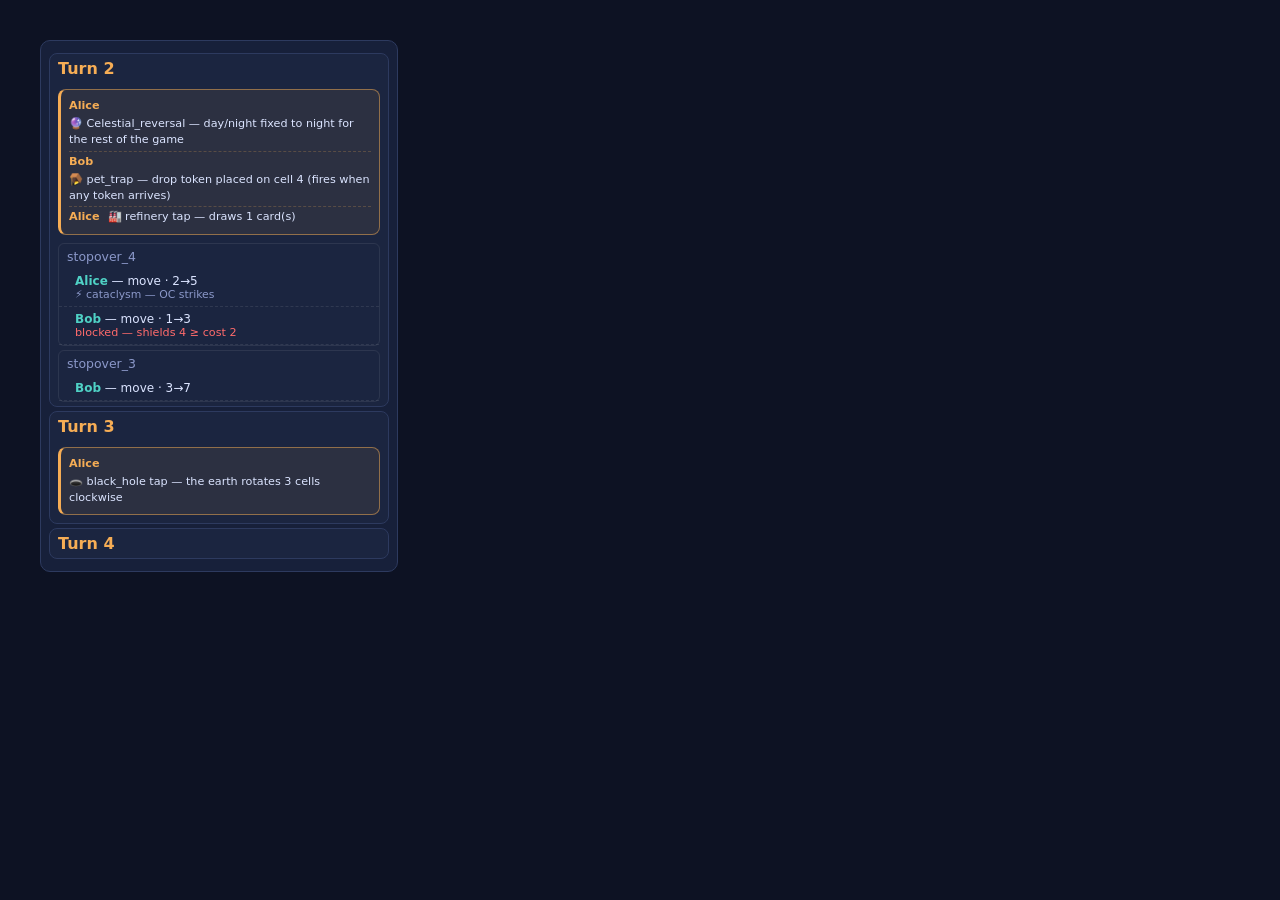
<file: tests/_log_instant_preview.html>
<!doctype html>
<html><head><meta charset="utf-8">
<style>
:root {
  --bg-0: #0d1223; --bg-1: #131a2e; --bg-2: #1b2540; --panel: #17203a;
  --line: #2d3a5f; --text: #dbe4ff; --muted: #8b98c9; --accent: #4fd1c5; --accent-2: #f6ad55;
}
html,body{background:var(--bg-0);color:var(--text);font-family:system-ui,Segoe UI,Roboto,sans-serif;margin:0;padding:20px}
#log-panel{width:340px;background:var(--panel);border:1px solid var(--line);border-radius:10px;padding:8px}
details.log-turn{margin:4px 0;border:1px solid var(--line);border-radius:8px;background:var(--bg-2)}
details.log-sv{margin:4px 8px;border:1px solid rgba(255,255,255,.08);border-radius:6px}
.log-turn>summary,.log-sv>summary{cursor:pointer;padding:5px 8px;list-style:none}
.log-turn>summary{font-weight:700;color:var(--accent-2)}
.log-sv>summary{color:var(--muted);font-size:.78rem}
.log-entry{padding:5px 4px 5px 16px;border-bottom:1px dashed rgba(255,255,255,.09);font-size:.75rem}
.log-entry .lp{font-weight:700;color:var(--accent)}
.log-instant-sec{margin:6px 8px 8px 8px;padding:6px 8px;border:1px solid rgba(246,173,85,.5);border-left:3px solid var(--accent-2);border-radius:8px;background:rgba(246,173,85,.08)}
.log-instant-row{display:flex;flex-wrap:wrap;align-items:baseline;gap:2px 8px;padding:2px 0;font-size:.7rem;line-height:1.45}
.log-instant-row+.log-instant-row{border-top:1px dashed rgba(246,173,85,.22)}
.log-instant-player{font-weight:700;color:var(--accent-2);white-space:nowrap}
.log-instant-what{color:var(--text)}
.neg{color:#ff6b6b;font-size:.7rem}.note{color:var(--muted);font-size:.68rem}
</style></head>
<body>
<div id="log-panel">
  <!-- Turn 2: has an instant section (2 play-time effects + a tap) AND stopovers -->
  <details class="log-turn" open>
    <summary>Turn 2</summary>
    <div class="log-instant-sec">
      <div class="log-instant-row"><span class="log-instant-player">Alice</span><span class="log-instant-what">🔮 Celestial_reversal — day/night fixed to night for the rest of the game</span></div>
      <div class="log-instant-row"><span class="log-instant-player">Bob</span><span class="log-instant-what">🪤 pet_trap — drop token placed on cell 4 (fires when any token arrives)</span></div>
      <div class="log-instant-row"><span class="log-instant-player">Alice</span><span class="log-instant-what">🏭 refinery tap — draws 1 card(s)</span></div>
    </div>
    <details class="log-sv" open>
      <summary>stopover_4</summary>
      <div class="log-entry"><span class="lp">Alice</span> — move · 2→5 <div class="note">⚡ cataclysm — OC strikes</div></div>
      <div class="log-entry"><span class="lp">Bob</span> — move · 1→3 <div class="neg">blocked — shields 4 ≥ cost 2</div></div>
    </details>
    <details class="log-sv" open>
      <summary>stopover_3</summary>
      <div class="log-entry"><span class="lp">Bob</span> — move · 3→7</div>
    </details>
  </details>
  <!-- Turn 3: a TAP-ONLY turn (instant section, no stopovers) -->
  <details class="log-turn" open>
    <summary>Turn 3</summary>
    <div class="log-instant-sec">
      <div class="log-instant-row"><span class="log-instant-player">Alice</span><span class="log-instant-what">🕳️ black_hole tap — the earth rotates 3 cells clockwise</span></div>
    </div>
  </details>
  <!-- Turn 4: a normal turn with NO instant section (old-style / no instant effects) -->
  <details class="log-turn">
    <summary>Turn 4</summary>
    <details class="log-sv" open><summary>stopover_4</summary>
      <div class="log-entry"><span class="lp">Bob</span> — move · 7→10 <div class="note">grappling hook — copied +3 from the facing card</div></div>
    </details>
  </details>
</div>
</body></html>
</file>
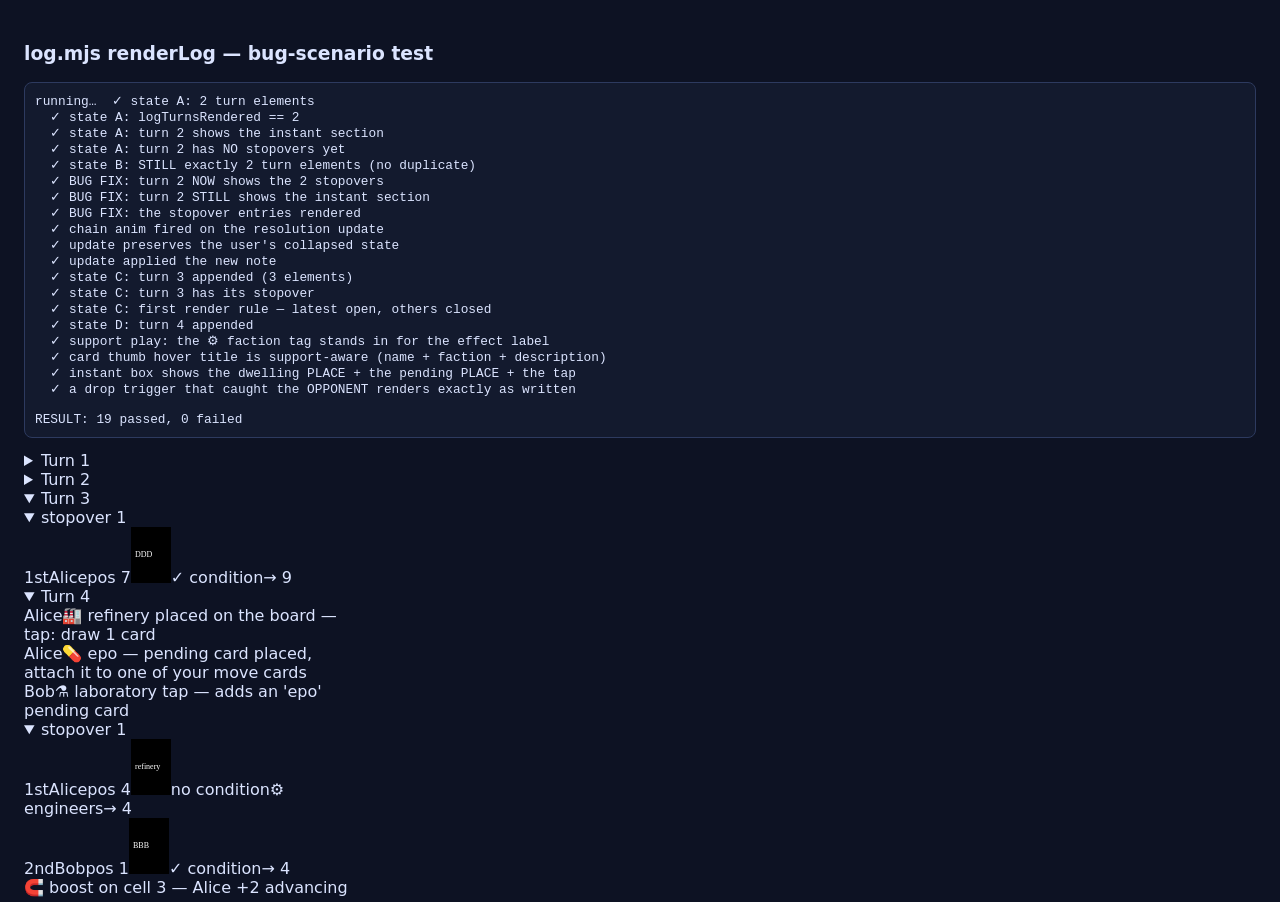
<file: tests/_log_render_test.html>
<!doctype html>
<html><head><meta charset="utf-8">
<script type="importmap">
{
  "imports": {
    "../game_ui/static/cards.mjs": "./logrender_stub.mjs",
    "../game_ui/static/game.mjs": "./logrender_stub.mjs",
    "../game_ui/static/zones.mjs": "./logrender_stub.mjs",
    "../game_ui/static/modals.mjs": "./logrender_stub.mjs",
    "../game_ui/static/chainanim.mjs": "./logrender_stub.mjs"
  }
}
</script>
<style>
body{font-family:system-ui,sans-serif;background:#0d1223;color:#dbe4ff;padding:16px}
pre#out{background:#131a2e;border:1px solid #2d3a5f;border-radius:8px;padding:10px;white-space:pre-wrap;font-size:.8rem}
</style></head>
<body>
<h3>log.mjs renderLog — bug-scenario test</h3>
<pre id="out">running…</pre>
<div id="log-panel" style="width:340px"><div id="log-body" style="max-height:500px;overflow:auto"></div></div>

<script type="module">
import { renderLog } from "../game_ui/static/log.mjs";
import { game, chainAnimCalls } from "./logrender_stub.mjs";
const out = document.getElementById('out');
let ok = 0, fail = 0;
const check = (label, cond, detail='') => {
  if (cond) { ok++; out.textContent += `  ✓ ${label}\n`; }
  else { fail++; out.textContent += `  ✗ FAIL: ${label} ${detail}\n`; }
};

// --- shared log data ---------------------------------------------------------
const turn1 = { turn: 1, stopovers: [
  { stopover: 'stopover_4', entries: [
    { player: 'Alice', order: 1, mode: 'move', to: 'stopover_4', cards: ['AAA'],
      pos_before: 1, pos_after: 4, condition_met: true, effect: 'advancing',
      shield: null, negatives: [], notes: [] },
    { player: 'Bob', order: 2, mode: 'move', to: 'stopover_4', cards: ['BBB'],
      pos_before: 2, pos_after: 5, condition_met: true, effect: 'advancing',
      shield: null, negatives: [], notes: ['⚡ cataclysm — OC strikes'] } ] },
], instant: [] };
const inst = [ { player: 'Alice', what: '🔮 Celestial_reversal — day/night fixed to night for the rest of the game' } ];
const turn2_instant_only = { turn: 2, stopovers: [], instant: inst };   // engine state at PLAY TIME
const turn2_resolved = { turn: 2, stopovers: [                            // same entry after the chain resolves
  { stopover: 'stopover_4', entries: [
    { player: 'Alice', order: 1, mode: 'move', to: 'stopover_4', cards: ['AAA'],
      pos_before: 4, pos_after: 7, condition_met: true, effect: 'advancing',
      shield: null, negatives: [], notes: [] },
    { player: 'Bob', order: 2, mode: 'move', to: 'stopover_4', cards: ['BBB'],
      pos_before: 5, pos_after: 8, condition_met: false, effect: 'advancing',
      shield: null, negatives: ['blocked — shields 4 ≥ cost 2'], notes: [] } ] },
  { stopover: 'stopover_3', entries: [
    { player: 'Bob', order: 2, mode: 'defend', to: 'stopover_3', cards: ['CCC'],
      pos_before: 5, pos_after: 5, condition_met: null, effect: null,
      shield: 4, negatives: [], notes: [] } ] },
], instant: inst };
const turn3 = { turn: 3, stopovers: [
  { stopover: 'stopover_4', entries: [
    { player: 'Alice', order: 1, mode: 'move', to: 'stopover_4', cards: ['DDD'],
      pos_before: 7, pos_after: 9, condition_met: true, effect: 'advancing',
      shield: null, negatives: [], notes: [] } ] },
], instant: [] };

const body = document.getElementById('log-body');
const turns = () => Array.from(body.querySelectorAll(':scope > .log-turn'));

// --- STATE A: the poll lands in the play window — turn 2 has ONLY instant ----
renderLog({ log: [ turn1, turn2_instant_only ] });
check('state A: 2 turn elements', turns().length === 2, `(got ${turns().length})`);
check('state A: logTurnsRendered == 2', game.logTurnsRendered === 2, `(got ${game.logTurnsRendered})`);
const lastA = turns()[1];
check('state A: turn 2 shows the instant section', !!lastA.querySelector('.log-instant-sec'));
check('state A: turn 2 has NO stopovers yet', lastA.querySelectorAll('.log-sv').length === 0,
      `(got ${lastA.querySelectorAll('.log-sv').length})`);

// --- STATE B: the SAME turn entry now has its stopovers (chain resolved) -----
renderLog({ log: [ turn1, turn2_resolved ] });
check('state B: STILL exactly 2 turn elements (no duplicate)', turns().length === 2, `(got ${turns().length})`);
const lastB = turns()[1];
check('BUG FIX: turn 2 NOW shows the 2 stopovers', lastB.querySelectorAll('.log-sv').length === 2,
      `(got ${lastB.querySelectorAll('.log-sv').length})`);
check('BUG FIX: turn 2 STILL shows the instant section', !!lastB.querySelector('.log-instant-sec'));
check('BUG FIX: the stopover entries rendered', lastB.querySelectorAll('.log-entry').length === 3,
      `(got ${lastB.querySelectorAll('.log-entry').length})`);
check('chain anim fired on the resolution update',
      chainAnimCalls.some(c => c.turn === 2 && c.sv > 0), `(calls=${JSON.stringify(chainAnimCalls)})`);

// --- open/closed state preserved across a content update ----------------------
lastB.open = false;   // user collapsed the latest turn
const turn2_resolved2 = JSON.parse(JSON.stringify(turn2_resolved));
turn2_resolved2.stopovers[1].entries[0].notes.push('🪤 drop on cell 8 — knocked back −1');
renderLog({ log: [ turn1, turn2_resolved2 ] });
check('update preserves the user\'s collapsed state', turns()[1].open === false);
check('update applied the new note', turns()[1].textContent.includes('knocked back −1'));

// --- a genuinely NEW turn is still appended ----------------------------------
renderLog({ log: [ turn1, turn2_resolved2, turn3 ] });
check('state C: turn 3 appended (3 elements)', turns().length === 3, `(got ${turns().length})`);
check('state C: turn 3 has its stopover', turns()[2].querySelectorAll('.log-sv').length === 1);
check('state C: first render rule — latest open, others closed',
      turns()[2].open === true);

// --- STATE D (2026-11-09): support-faction lines, placements, ⚙ tag, titles -----
const turn4 = { turn: 4, instant: [
  { player: 'Alice', what: '🏭 refinery placed on the board — tap: draw 1 card' },
  { player: 'Alice', what: '💊 epo — pending card placed, attach it to one of your move cards' },
  { player: 'Bob', what: '⚗️ laboratory tap — adds an \'epo\' pending card' } ],
  stopovers: [ { stopover: 'stopover_4', entries: [
    { player: 'Alice', order: 1, mode: 'move', to: 'stopover_4', cards: ['refinery'],
      pos_before: 4, pos_after: 4, condition_met: null, effect: null,
      shield: null, negatives: [], notes: [] },
    { player: 'Bob', order: 2, mode: 'move', to: 'stopover_4', cards: ['BBB'],
      pos_before: 1, pos_after: 4, condition_met: true, effect: 'advancing',
      shield: null, negatives: [], notes: ['🧲 boost on cell 3 — Alice +2 advancing'] } ] } ] };
renderLog({ log: [ turn1, turn2_resolved2, turn3, turn4 ] });
const t4 = turns()[3];
check('state D: turn 4 appended', turns().length === 4, `(got ${turns().length})`);
check('support play: the ⚙ faction tag stands in for the effect label',
      Array.from(t4.querySelectorAll('.log-tag.sup')).some(e => e.textContent === '⚙ engineers'),
      `(tags=${JSON.stringify(Array.from(t4.querySelectorAll('.log-tag')).map(e => e.textContent))})`);
check('card thumb hover title is support-aware (name + faction + description)',
      Array.from(t4.querySelectorAll('.log-card')).some(e =>
        e.title.includes('engineers') && e.title.includes('draw 1 card')),
      `(titles=${JSON.stringify(Array.from(t4.querySelectorAll('.log-card')).map(e => e.title))})`);
check('instant box shows the dwelling PLACE + the pending PLACE + the tap',
      t4.querySelectorAll('.log-instant-row').length === 3
      && t4.textContent.includes('refinery placed on the board')
      && t4.textContent.includes('epo — pending card placed'),
      `(rows=${t4.querySelectorAll('.log-instant-row').length})`);
check('a drop trigger that caught the OPPONENT renders exactly as written',
      t4.textContent.includes('boost on cell 3 — Alice +2 advancing'));

out.textContent += `\nRESULT: ${ok} passed, ${fail} failed\n`;
if (fail) document.title = 'TEST-FAILED';
</script>
</body></html>
</file>
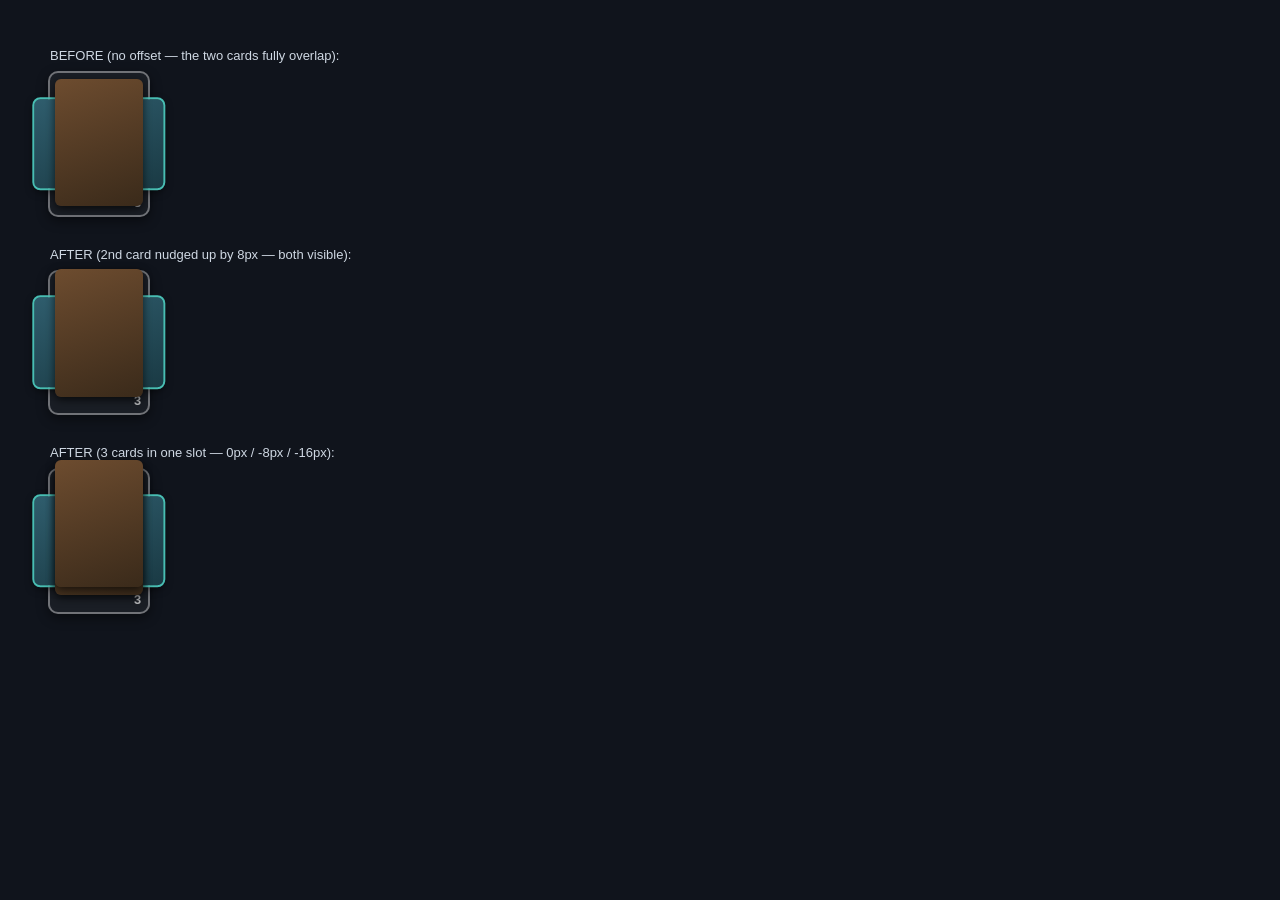
<file: tests/_slot_stack_preview.html>
<!doctype html>
<html><head><meta charset="utf-8"><title>slot stack preview</title>
<style>
  body { background: #10141c; padding: 40px; font-family: sans-serif; }
  .board { display: flex; gap: 6px; align-items: center; }
  .slot {
    position: relative;
    width: 98px; aspect-ratio: 180 / 260; border-radius: 10px;
    border: 2px solid rgba(255,255,255,.38); background: rgba(255,255,255,.045);
    box-shadow: 0 4px 12px rgba(0,0,0,.45);
  }
  .slot .slot-num { position: absolute; right: 7px; bottom: 5px; font-size: .8rem; font-weight: 700; color: rgba(255,255,255,.7); }
  .slot .played { position: absolute; inset: 4% 5%; width: 90%; aspect-ratio: 180 / 260; border-radius: 6px; overflow: hidden; z-index: 2; box-shadow: 0 3px 9px rgba(0,0,0,.65); }
  .slot .played.defend { inset: auto; left: 50%; top: 50%; width: 132%; aspect-ratio: 260 / 180; transform: translate(-50%, -50%); outline: 2px solid rgba(79,209,197,.9); }
  .card-move  { background: linear-gradient(160deg, #6d4c2f, #3a2a1a); }
  .card-defend { background: linear-gradient(160deg, #2f5d6d, #1a3a44); }
  .lbl { color:#cfd8e3; font-size: 13px; margin: 0 0 8px 2px; }
</style></head>
<body>
  <div>
    <p class="lbl">BEFORE (no offset — the two cards fully overlap):</p>
    <div class="board">
      <div class="slot"><span class="slot-num">3</span>
        <div class="played card-defend defend"></div>
        <div class="played card-move"></div>
      </div>
    </div>
  </div>
  <div style="margin-top:30px">
    <p class="lbl">AFTER (2nd card nudged up by 8px — both visible):</p>
    <div class="board">
      <div class="slot"><span class="slot-num">3</span>
        <div class="played card-defend defend"></div>
        <div class="played card-move" style="margin-top:-8px"></div>
      </div>
    </div>
  </div>
  <div style="margin-top:30px">
    <p class="lbl">AFTER (3 cards in one slot — 0px / -8px / -16px):</p>
    <div class="board">
      <div class="slot"><span class="slot-num">3</span>
        <div class="played card-defend defend"></div>
        <div class="played card-move" style="margin-top:-8px"></div>
        <div class="played card-move" style="margin-top:-16px"></div>
      </div>
    </div>
  </div>
</body></html>
</file>
